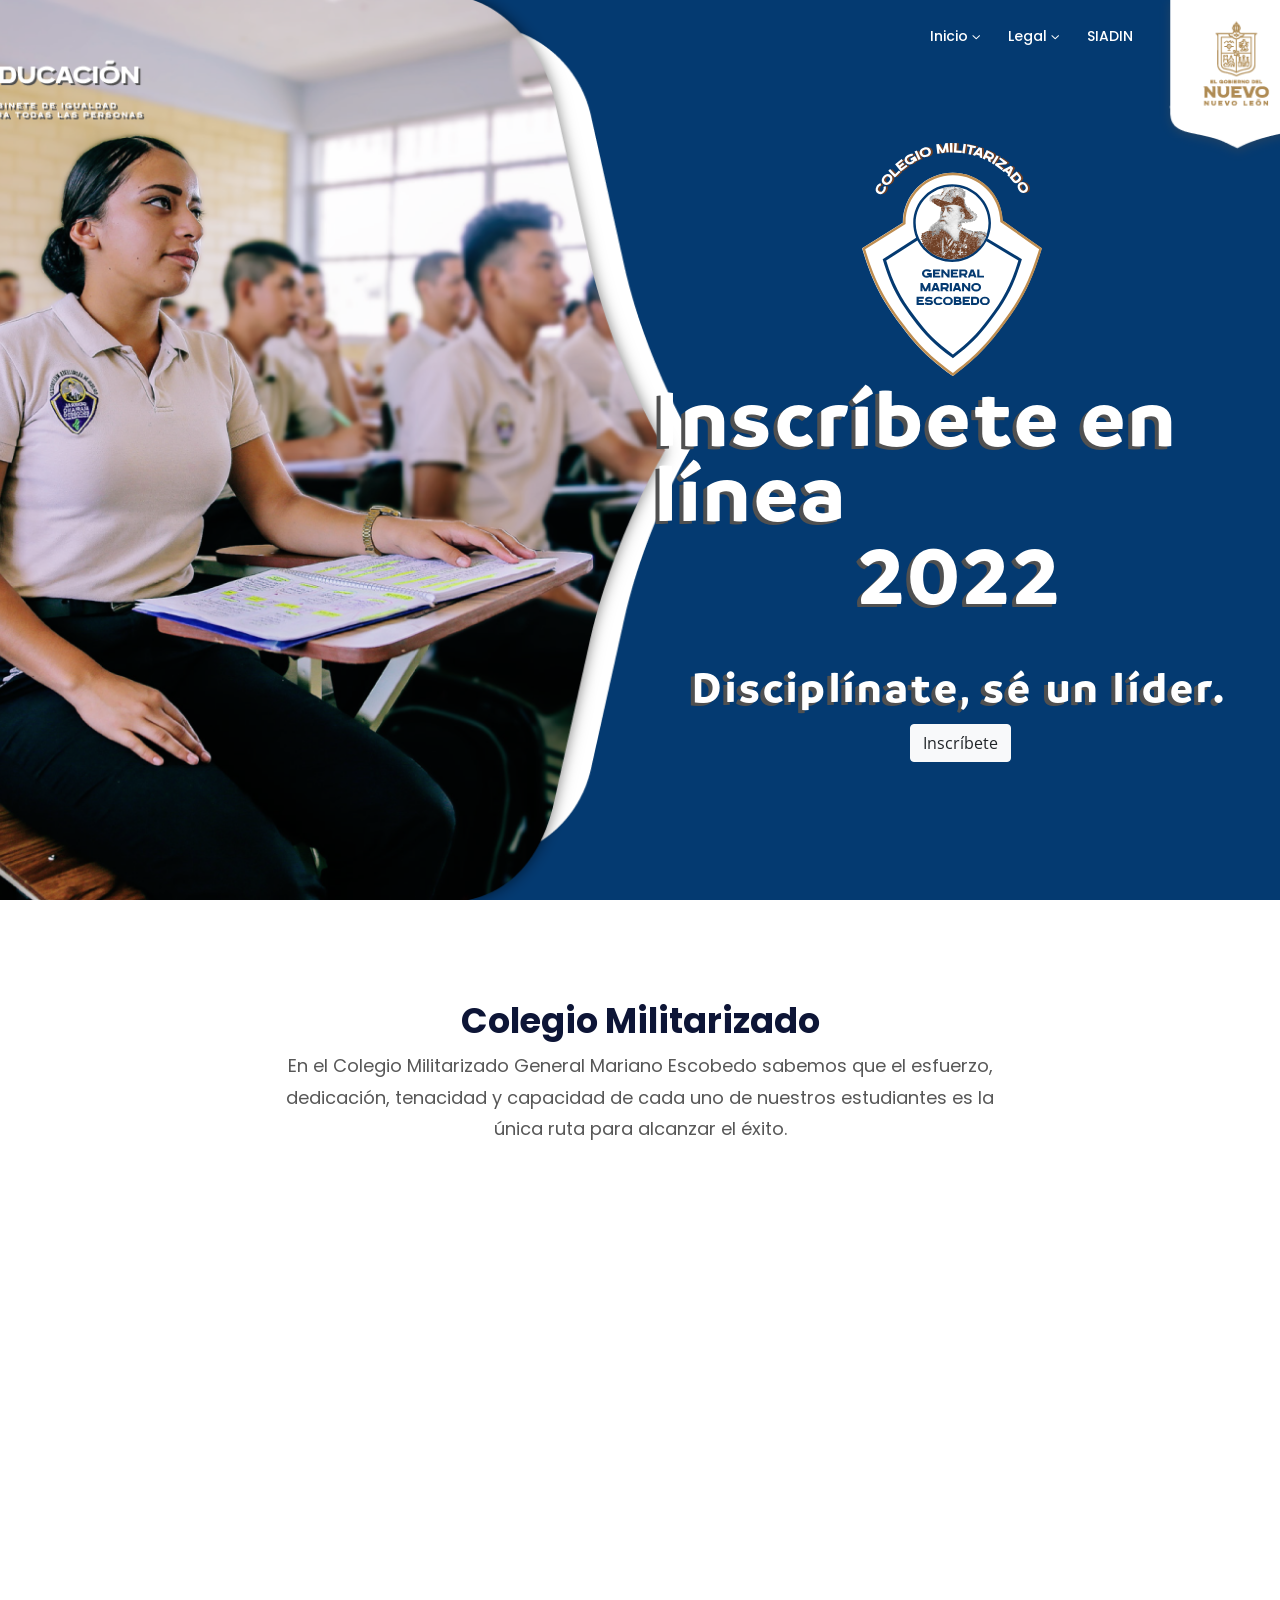
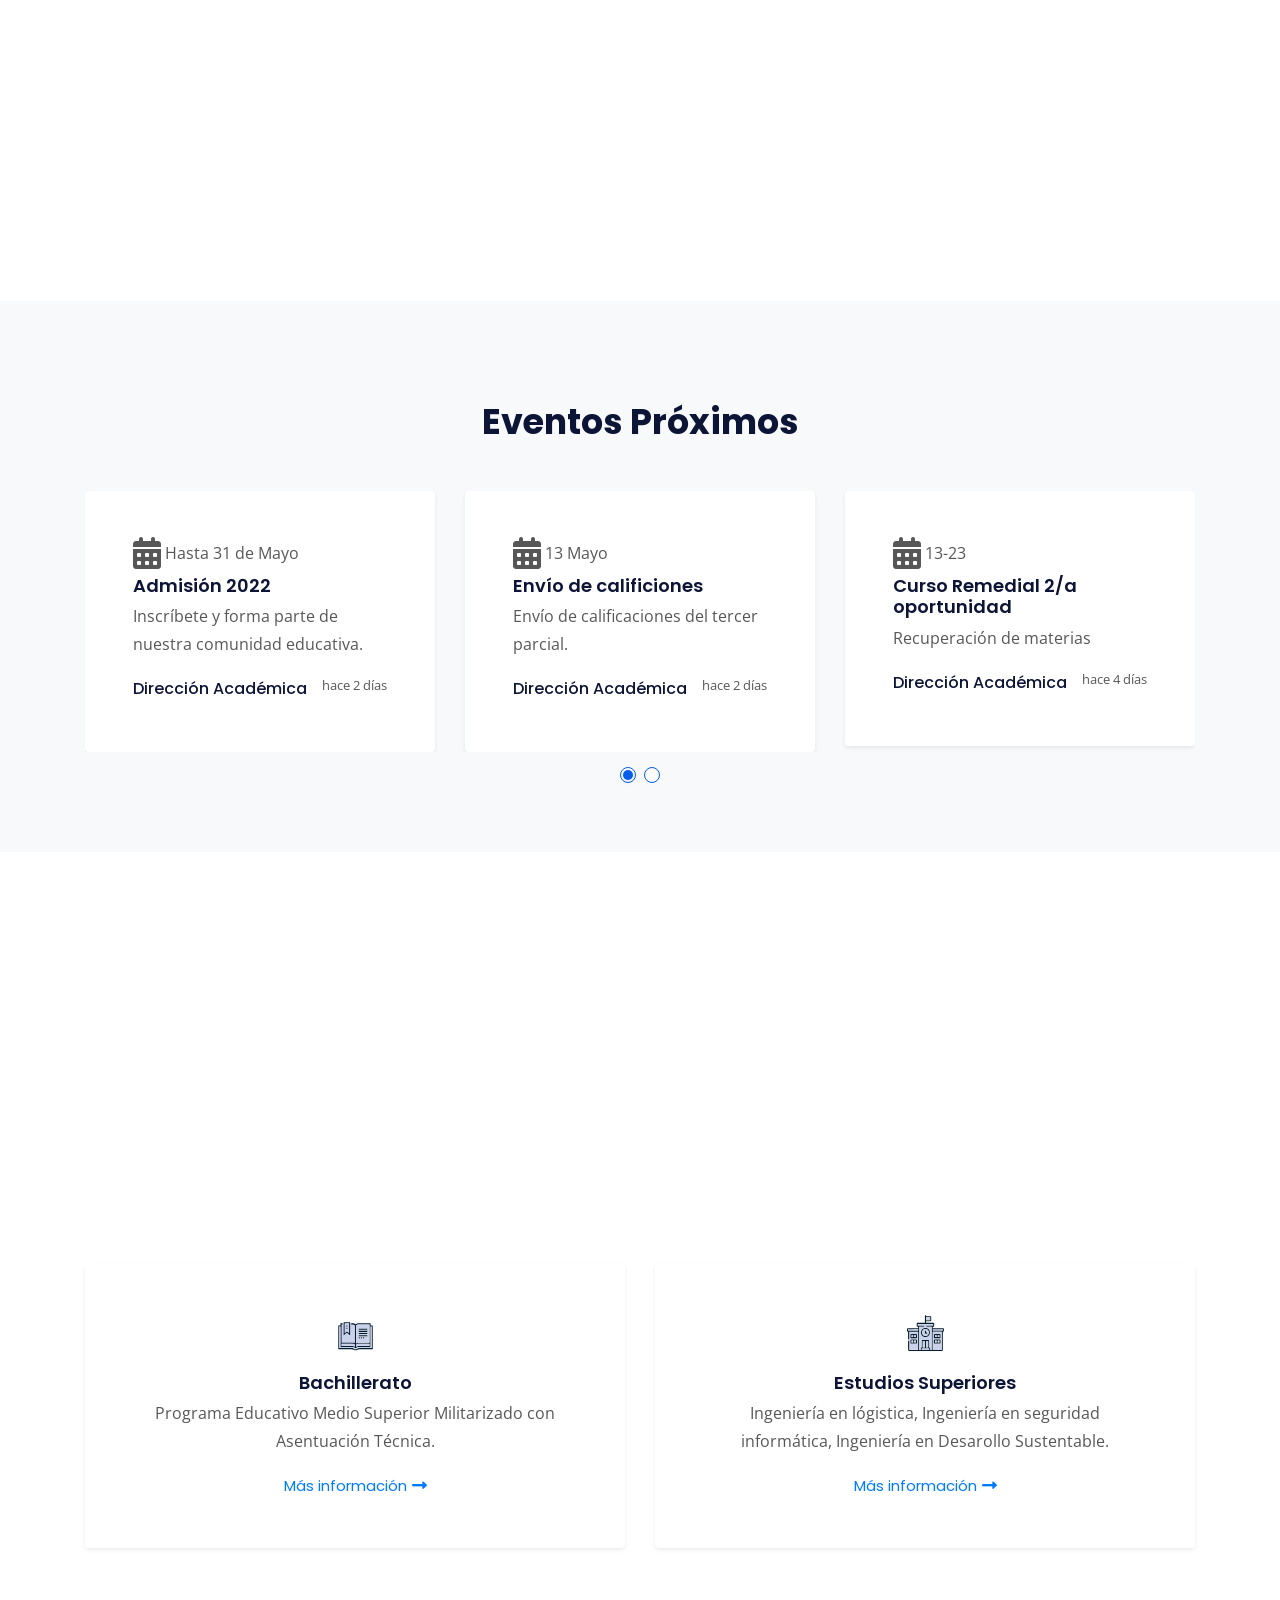
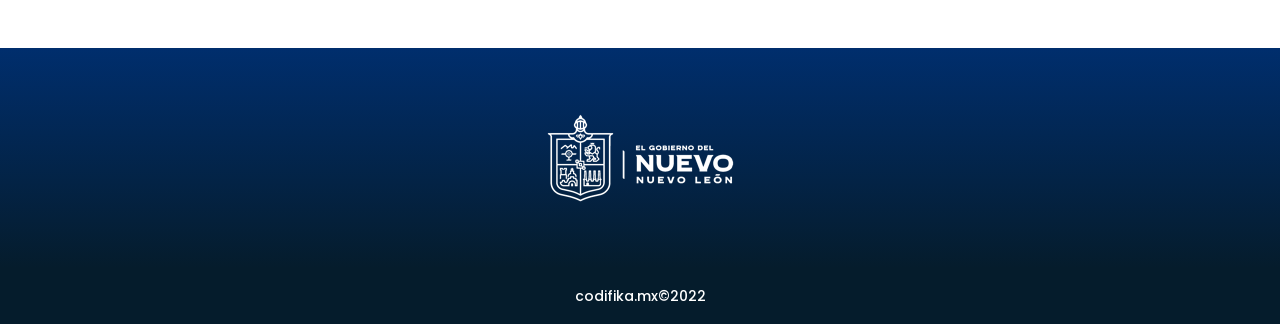
<file: index.html>
<!DOCTYPE html>
<html lang="en">

<head>
    <meta charset="utf-8">
    <meta name="viewport" content="width=device-width, initial-scale=1, shrink-to-fit=no">
    <meta http-equiv="X-UA-Compatible" content="ie=edge">

    <!-- SEO Meta description -->
    <meta name="description" content="Hostlar hosting template designed for all web hosting, business, multi purpose, domain sale websites, online business, personal hosting company and similar sites and many more.">
    <meta name="author" content="ThemeTags">

    <!-- OG Meta Tags to improve the way the post looks when you share the page on LinkedIn, Facebook, Google+ -->
    <meta property="og:site_name" content="" /> <!-- website name -->
    <meta property="og:site" content="" /> <!-- website link -->
    <meta property="og:title" content="" /> <!-- title shown in the actual shared post -->
    <meta property="og:description" content="" /> <!-- description shown in the actual shared post -->
    <meta property="og:image" content="" /> <!-- image link, make sure it's jpg -->
    <meta property="og:url" content="" /> <!-- where do you want your post to link to -->
    <meta property="og:type" content="article" />

    <!--favicon icon-->
    <link rel="icon" href="assets/img/favicon.png" type="image/png" sizes="16x16">

    <!--google fonts-->
    <link href="https://fonts.googleapis.com/css2?family=Open+Sans:wght@400;500;600&family=Poppins:wght@400;500;600;700&display=swap" rel="stylesheet">

    <!--title-->
    <title>Colegio Militarizado NL</title>

    <!--build:css-->
    <link rel="stylesheet" href="assets/css/main.css">
    <!-- endbuild -->
    <link rel="stylesheet" href="assets/css/custom.css">
</head>

<body>

    <!--loader start-->
    <div id="preloader">
        <div class="loader1">
            <span></span>
            <span></span>
            <span></span>
            <span></span>
            <span></span>
        </div>
    </div>
    <!--loader end-->
    
    <!--header section start-->
    <header id="header" class="header-main headroom">

        <!--main header menu start-->
        <div id="logoAndNav" class="main-header-menu-wrap bg-transparent">
            <div class="container">
                <nav class="js-mega-menu navbar navbar-expand-md header-nav">


                    <!--responsive toggle button start-->
                    <button type="button" class="navbar-toggler btn" aria-expanded="false" aria-controls="navBar" data-toggle="collapse" data-target="#navBar">
                        <span id="hamburgerTrigger">
                          <span class="fas fa-bars"></span>
                        </span>
                    </button>
                    <!--responsive toggle button end-->

                    <!--main menu start-->
                    <div id="navBar" class="collapse navbar-collapse">
                        <ul class="navbar-nav ml-auto main-navbar-nav mr-5">
                            
                            <!--home start-->
                            <li class="nav-item hs-has-mega-menu custom-nav-item" data-max-width="360px" data-position="right">
                                <a id="supportMegaMenu" class="nav-link custom-nav-link main-link-toggle" href="JavaScript:Void(0);" aria-haspopup="true" aria-expanded="false">Inicio</a>
                                <!--support submenu start-->
                                <div class="hs-mega-menu main-sub-menu" aria-labelledby="supportMegaMenu" style="min-width: 330px;">

                                    <!--menu title with subtitle and icon item start-->
                                    <div class="title-with-icon-item">
                                        <a class="title-with-icon-link" href="admisiones.html">
                                            <div class="media align-items-center">
                                                <img class="menu-titile-icon" src="assets/img/chat.svg" alt="SVG">
                                                <div class="media-body">
                                                    <span class="u-header__promo-title">Admisiones</span>
                                                    <small class="u-header__promo-text">Inscripción 2022
                                                    </small>
                                                </div>
                                            </div>
                                        </a>
                                    </div>
                                    <!--menu title with subtitle and icon item end-->

                                    <!--menu title with subtitle and icon item start-->
                                    <div class="title-with-icon-item">
                                        <a class="title-with-icon-link" href="#">
                                            <div class="media align-items-center">
                                                <img class="menu-titile-icon" src="assets/img/support.svg" alt="SVG">
                                                <div class="media-body">
                                                    <span class="u-header__promo-title">Oferta Educativa</span>
                                                    <small class="u-header__promo-text">Uneté a nuestra comunidad</small>
                                                </div>
                                            </div>
                                        </a>
                                    </div>
                                    <!--menu title with subtitle and icon item end-->
                                    <!--menu title with subtitle and icon item start-->
                                    <div class="title-with-icon-item">
                                        <a class="title-with-icon-link" href="planteles.html">
                                            <div class="media align-items-center">
                                                <img class="menu-titile-icon" src="assets/img/data-services.svg" alt="SVG">
                                                <div class="media-body">
                                                    <span class="u-header__promo-title">Planteles</span>
                                                    <small class="u-header__promo-text">Ubicación de planteles</small>
                                                </div>
                                            </div>
                                        </a>
                                    </div>
                                    <!--menu title with subtitle and icon item end-->
                                    <!--menu title with subtitle and icon item start-->
                                    <div class="title-with-icon-item">
                                        <a class="title-with-icon-link" href="#">
                                            <div class="media align-items-center">
                                                <img class="menu-titile-icon" src="assets/img/time.svg" alt="SVG">
                                                <div class="media-body">
                                                    <span class="u-header__promo-title">Convenios</span>
                                                    <small class="u-header__promo-text">Instituciones Externas</small>
                                                </div>
                                            </div>
                                        </a>
                                    </div>
                                    <!--menu title with subtitle and icon item end-->

                                    <!--submenu footer start-->
                                    <div class="u-header__promo-footer">
                                        <!-- List -->
                                        <div class="row no-gutters">
                                      
                                            <div class="col-6 u-header__promo-footer-ver-divider">
                                                <div class="u-header__promo-footer-item">
                                                    <small class="text-muted d-block">Tienes dudas?</small>
                                                    <a class="small" href="#">
                                                        Contactanos
                                                    </a>
                                                </div>
                                            </div>
                                        </div>
                                        <!-- End List -->
                                    </div>
                                    <!--submenu footer end-->
                                </div>
                                <!--support submenu end-->
                            </li>
                            <!--home end-->

                            <!--support start-->
                            <li class="nav-item hs-has-mega-menu custom-nav-item" data-max-width="360px" data-position="right">
                                <a id="supportMegaMenu" class="nav-link custom-nav-link main-link-toggle" href="JavaScript:Void(0);" aria-haspopup="true" aria-expanded="false">Legal</a>
                                <!--support submenu start-->
                                <div class="hs-mega-menu main-sub-menu" aria-labelledby="supportMegaMenu" style="min-width: 330px;">

                                    <!--menu title with subtitle and icon item start-->
                                    <div class="title-with-icon-item">
                                        <a class="title-with-icon-link" href="#">
                                            <div class="media align-items-center">
                                                <img class="menu-titile-icon" src="assets/img/support.svg" alt="SVG">
                                                <div class="media-body">
                                                    <span class="u-header__promo-title">Legalidad</span>
                                                    <small class="u-header__promo-text">Área Jurídica</small>
                                                </div>
                                            </div>
                                        </a>
                                    </div>
                                    <!--menu title with subtitle and icon item end-->
                                    <!--menu title with subtitle and icon item start-->
                                    <div class="title-with-icon-item">
                                        <a class="title-with-icon-link" href="#">
                                            <div class="media align-items-center">
                                                <img class="menu-titile-icon" src="assets/img/data-services.svg" alt="SVG">
                                                <div class="media-body">
                                                    <span class="u-header__promo-title">Reglamento Interior</span>
                                                    <small class="u-header__promo-text">Reglamentación y Ordenamiento</small>
                                                </div>
                                            </div>
                                        </a>
                                    </div>
                                    <!--menu title with subtitle and icon item end-->
                                    <!--menu title with subtitle and icon item start-->
                                    <div class="title-with-icon-item">
                                        <a class="title-with-icon-link" href="#">
                                            <div class="media align-items-center">
                                                <img class="menu-titile-icon" src="assets/img/time.svg" alt="SVG">
                                                <div class="media-body">
                                                    <span class="u-header__promo-title">Transparencia</span>
                                                    <small class="u-header__promo-text">Monitoring and secure</small>
                                                </div>
                                            </div>
                                        </a>
                                    </div>
                                    <!--menu title with subtitle and icon item end-->
                                    <!--menu title with subtitle and icon item start-->
                                    <div class="title-with-icon-item">
                                        <a class="title-with-icon-link" href="https://transparencia.nl.gob.mx/site/consulta?fi=MjAxNy0xLTE=&ff=MjAyMS0xLTI4&dep=Q0JN">
                                            <div class="media align-items-center">
                                                <img class="menu-titile-icon" src="assets/img/time.svg" alt="SVG">
                                                <div class="media-body">
                                                    <span class="u-header__promo-title">SIET</span>
                                                    <small class="u-header__promo-text">Sistema Estatal de Transparencia</small>
                                                </div>
                                            </div>
                                        </a>
                                    </div>
                                    <!--menu title with subtitle and icon item end-->
                                    <!--menu title with subtitle and icon item start-->
                                    <div class="title-with-icon-item">
                                        <a class="title-with-icon-link" href="https://buscador.plataformadetransparencia.org.mx/en/buscadornacional?buscador=colegio%20de%20bachilleres%20militarizado&coleccion=5">
                                            <div class="media align-items-center">
                                                <img class="menu-titile-icon" src="assets/img/time.svg" alt="SVG">
                                                <div class="media-body">
                                                    <span class="u-header__promo-title">PNT</span>
                                                    <small class="u-header__promo-text">Plataforma Nacional de Transparencia</small>
                                                </div>
                                            </div>
                                        </a>
                                    </div>
                                    <!--menu title with subtitle and icon item end-->

                                   
                                </div>
                                <!--support submenu end-->
                            </li>
                            <!--support end-->
                            <li class="nav-item hs-has-mega-menu custom-nav-item" data-max-width="360px" data-position="right">
                                <a id="supportMegaMenu" class="nav-link custom-nav-link " href="siadin.html" aria-haspopup="true" aria-expanded="false">SIADIN</a>
                            </li>
                            </nav>          
            </div>
        </div>
        <!--main header menu end-->
    </header>
    <!--header section end-->
    

    <div class="main">

        <section class="ptb-100 height-lg-100vh d-flex align-items-center" style="background: url('assets/img/colegio_militarizado.png')no-repeat center top / cover">
            <div class="container-fluid">
                <div class="row">
                    <div class="col-6 d-flex justify-content-center align-items-center"></div>
                    <div class="col-6">
                    <!--logo start-->
                    <!--logo end-->
                        <div class="hero-content-wrap text-primary d-flex flex-column justify-content-right align-items-center">
                            <a class="navbar-brand" href="index.html"><img src="assets/img/logo.svg" width="180" alt="logo" class="img-fluid pl-40"/></a>
                            <h1 class="text-white" style="color: #FFF;font-weight: 700;font: bold 5.2rem Branding, Serif;text-shadow: -4px 3px 0 #505050;line-height:90%;letter-spacing:0.2rem;">Inscríbete en línea</h1>
                            <h1 class="text-white" style="color: #FFF;font-weight: 700;font: bold 5.2rem Branding, Serif;text-shadow: -4px 3px 0 #505050;line-height:90%;letter-spacing:0.2rem;"><span style="color: #FFF;margin: 0 auto;text-align: left;font-weight: 700;font: bold 5.2rem Branding, Serif;color:#FFFFFF;line-height:90%;letter-spacing:0.2rem;">2022</span></h1>
                            <h1 class="text-white mt-5" style="color: #FFF;font-weight: 700;font: bold 2.7rem Branding, Serif;text-shadow: -4px 3px 0 #505050;line-height:90%;letter-spacing:0.2rem;">Disciplínate, sé un líder.</h1>
                            <a href="admisiones.html" class="btn btn-light mt-2">Inscríbete</a>
                        </div>
                    </div>
                </div>
            </div>
        </section>
    </div>
<!--promo-section feature section start-->
<section class="promo-feature ptb-100 bg-white">
    <div class="container">
        <div class="row justify-content-center">
            <div class="col-md-9 col-lg-8">
                <div class="section-heading text-center mb-5">
                    <h2>Colegio Militarizado</h2>
                    <p class="lead">
                        En el Colegio Militarizado General Mariano Escobedo sabemos que el esfuerzo, dedicación, tenacidad y capacidad de cada uno de nuestros estudiantes es la única ruta para alcanzar el éxito.
                    </p>
                </div>
            </div>
        </div>

    </div>
</section>
<!--promo-section feature section end-->    
<iframe src="https://snazzymaps.com/embed/381654" width="100%" height="600px" style="border:none;"></iframe>
<!--testimonial and review section start-->
<section class="client-review-section ptb-100 gray-light-bg">
    <div class="container">
        <div class="row justify-content-center">
            <div class="col-md-9 col-lg-8">
                <div class="section-heading text-center mb-5">
                    <h2>Eventos Próximos</h2>
                </div>
            </div>
        </div>
        <div class="row">
            <div class="col-md-12 col-lg-12">
                <div class="owl-carousel owl-theme client-testimonial custom-dot dot-bottom-center">
                    <div class="item">
                        <div class="single-testimonial white-bg shadow-sm rounded p-5">
                            <ul class="list-inline mb-2">
                                <span class="fa-solid fa-calendar-days fa-2xl"></span>
                                <li class="list-inline-item"><span>Hasta 31 de Mayo</span></li>
                            </ul>
                            <div class="ratting-content">
                                <h5>Admisión 2022</h5>
                                <p>Inscríbete y forma parte de nuestra comunidad educativa.</p>
                            </div>
                            <div class="ratting-author mt-3">
                                <h6>Dirección Académica</h6>
                                <small class="text-right">hace 2 días</small>
                            </div>
                        </div>
                    </div>
                    <div class="item">
                        <div class="single-testimonial white-bg shadow-sm rounded p-5">
                            <ul class="list-inline mb-2">
                                <span class="fa-solid fa-calendar-days fa-2xl"></span>
                                <li class="list-inline-item"><span>13 Mayo</span></li>
                            </ul>
                            <div class="ratting-content">
                                <h5>Envío de calificiones</h5>
                                <p>Envío de calificaciones del tercer parcial.</p>
                            </div>
                            <div class="ratting-author mt-3">
                                <h6>Dirección Académica</h6>
                                <small class="text-right">hace 2 días</small>
                            </div>
                        </div>
                    </div>
                    <div class="item">
                        <div class="single-testimonial white-bg shadow-sm rounded p-5">
                            <ul class="list-inline mb-2">
                                <span class="fa-solid fa-calendar-days fa-2xl"></span>
                                <li class="list-inline-item"><span>13-23</span></li>
                            </ul>
                            <div class="ratting-content">
                                <h5>Curso Remedial 2/a oportunidad</h5>
                                <p>Recuperación de materias</p>
                            </div>
                            <div class="ratting-author mt-3">
                                <h6>Dirección Académica</h6>
                                <small class="text-right">hace 4 días</small>
                            </div>
                        </div>
                    </div>
                    <div class="item">
                        <div class="single-testimonial white-bg shadow-sm rounded p-5">
                            <ul class="list-inline mb-2">
                                <span class="fa-solid fa-calendar-days fa-2xl"></span>
                                <li class="list-inline-item"><span>21 de Marzo</span></li>
                            </ul>
                            <div class="ratting-content">
                                <h5>Entrega de calificaciones</h5>
                                <p>Envío de calificaiones del segundo parcial.</p>
                            </div>
                            <div class="ratting-author mt-3">
                                <h6>Día Festivo</h6>
                                <small class="text-right">hace 2 días</small>
                            </div>
                        </div>
                    </div>

                </div>
            </div>
        </div>
    </div>
</section>
<!--testimonial and review section end-->    

<!--promo-section section start-->
 <section class="feature-promo-seciton ptb-100 bg-1">
    <div class="container">
        <div class="row justify-content-center">
            <div class="col-md-9 col-lg-8">
                <div class="section-heading text-center mb-5 mb-sm-5 mb-md-3 mb-lg-3">
                    <h2 class="text-white">Oferta Educativa</h2>
                    <p class="lead text-white">Para nosotros, una educación de calidad no va ligada al costo monetario, sino al esfuerzo mental y físico que el alumno esté dispuesto a realizar;  la Beca Mariano Escobedo se otorga a cada uno de nuestros estudiantes e incluye: educación de calidad, alimentación y uniformes sin costo.
                        Con el éxito de nuestro programa de formación nos hemos expandido a lo largo de Nuevo León  en tan sólo cinco años con la apertura de 11 planteles de bachillerato tecnológico y una División de Estudios Superiores con tres ingenierías.</p>
                </div>
            </div>
        </div>
        <div class="row">

            <div class="col-md-6 col-lg-6">
                <div class="single-service-plane text-center rounded white-bg shadow-sm p-5 mt-md-4 mt-lg-4">
                    <img src="assets/img/bachillerato.svg" alt="shared hosting" class="img-fluid mb-3" width="45">
                    <div class="service-plane-content">
                        <h3 class="h5">Bachillerato</h3>
                        <p>Programa Educativo Medio Superior Militarizado con Asentuación Técnica.</p>
                    </div>
                    <div class="action-wrap mt-3">
                        <a href="bachillerato.html" class="btn-link">Más información<span class="fas fa-long-arrow-alt-right"></span></a>
                    </div>
                </div>
            </div>
            
            <div class="col-md-6 col-lg-6">
                <div class="single-service-plane text-center rounded white-bg shadow-sm p-5 mt-md-4 mt-lg-4">
                    <img src="assets/img/superiores.svg" alt="shared hosting" class="img-fluid mb-3" width="45">
                    <div class="service-plane-content">
                        <h3 class="h5">Estudios Superiores</h3>
                        <p>Ingeniería en lógistica, Ingeniería en seguridad informática, Ingeniería en Desarollo Sustentable.</p>
                    </div>
                    <div class="action-wrap mt-3">
                        <a href="#" class="btn-link">Más información<span class="fas fa-long-arrow-alt-right"></span></a>
                    </div>
                </div>
            </div>
        </div>
    </div>
</section>
<!--promo-section section end-->

    <!--footer section start-->
    <footer class="footer-section">
        <!--footer top start-->
        <div class="footer-top footer-color">
            <div class="container">
                <div class="row">
                    <div class="col-md-12 d-flex justify-content-center">
                        <img src="assets\img\logo-nl.png" alt="">
                    </div>
                </div>
            </div>
        </div>
        <!--footer top end-->

        <!--footer copyright start-->
        <div class="footer-bottom py-3 text-white footer-bottom-color">
            <div class="container">
                <div class="row align-items-center justify-content-center">
                    <div class="col-12 d-flex justify-content-center">
                        <p class="copyright-text pb-0 mb-0">codifika.mx©2022<a href="https://themeforest.net/user/themetags" target="_blank"></a></p>
                    </div>
                </div>
            </div>
        </div>
        <!--footer copyright end-->
    </footer>
    <!--footer section end-->
    
    <!--bottom to top button start-->
    <button class="scroll-top scroll-to-target" data-target="html">
        <span class="ti-rocket"></span>
    </button>
    <!--bottom to top button end-->
    <!--build:js-->
    <script src="assets/js/vendors/jquery-3.5.1.min.js"></script>
    <script src="assets/js/vendors/bootstrap.bundle.min.js"></script>
    <script src="assets/js/vendors/bootstrap-slider.min.js"></script>
    <script src="assets/js/vendors/jquery.countdown.min.js"></script>
    <script src="assets/js/vendors/jquery.easing.min.js"></script>
    <script src="assets/js/vendors/owl.carousel.min.js"></script>
    <script src="assets/js/vendors/validator.min.js"></script>
    <script src="assets/js/vendors/jquery.waypoints.min.js"></script>
    <script src="assets/js/vendors/jquery.rcounterup.js"></script>
    <script src="assets/js/vendors/magnific-popup.min.js"></script>
    <script src="assets/js/vendors/hs.megamenu.js"></script>
    <script src="assets/js/app.js"></script>
    <!--endbuild-->
</body>

</html>
</file>
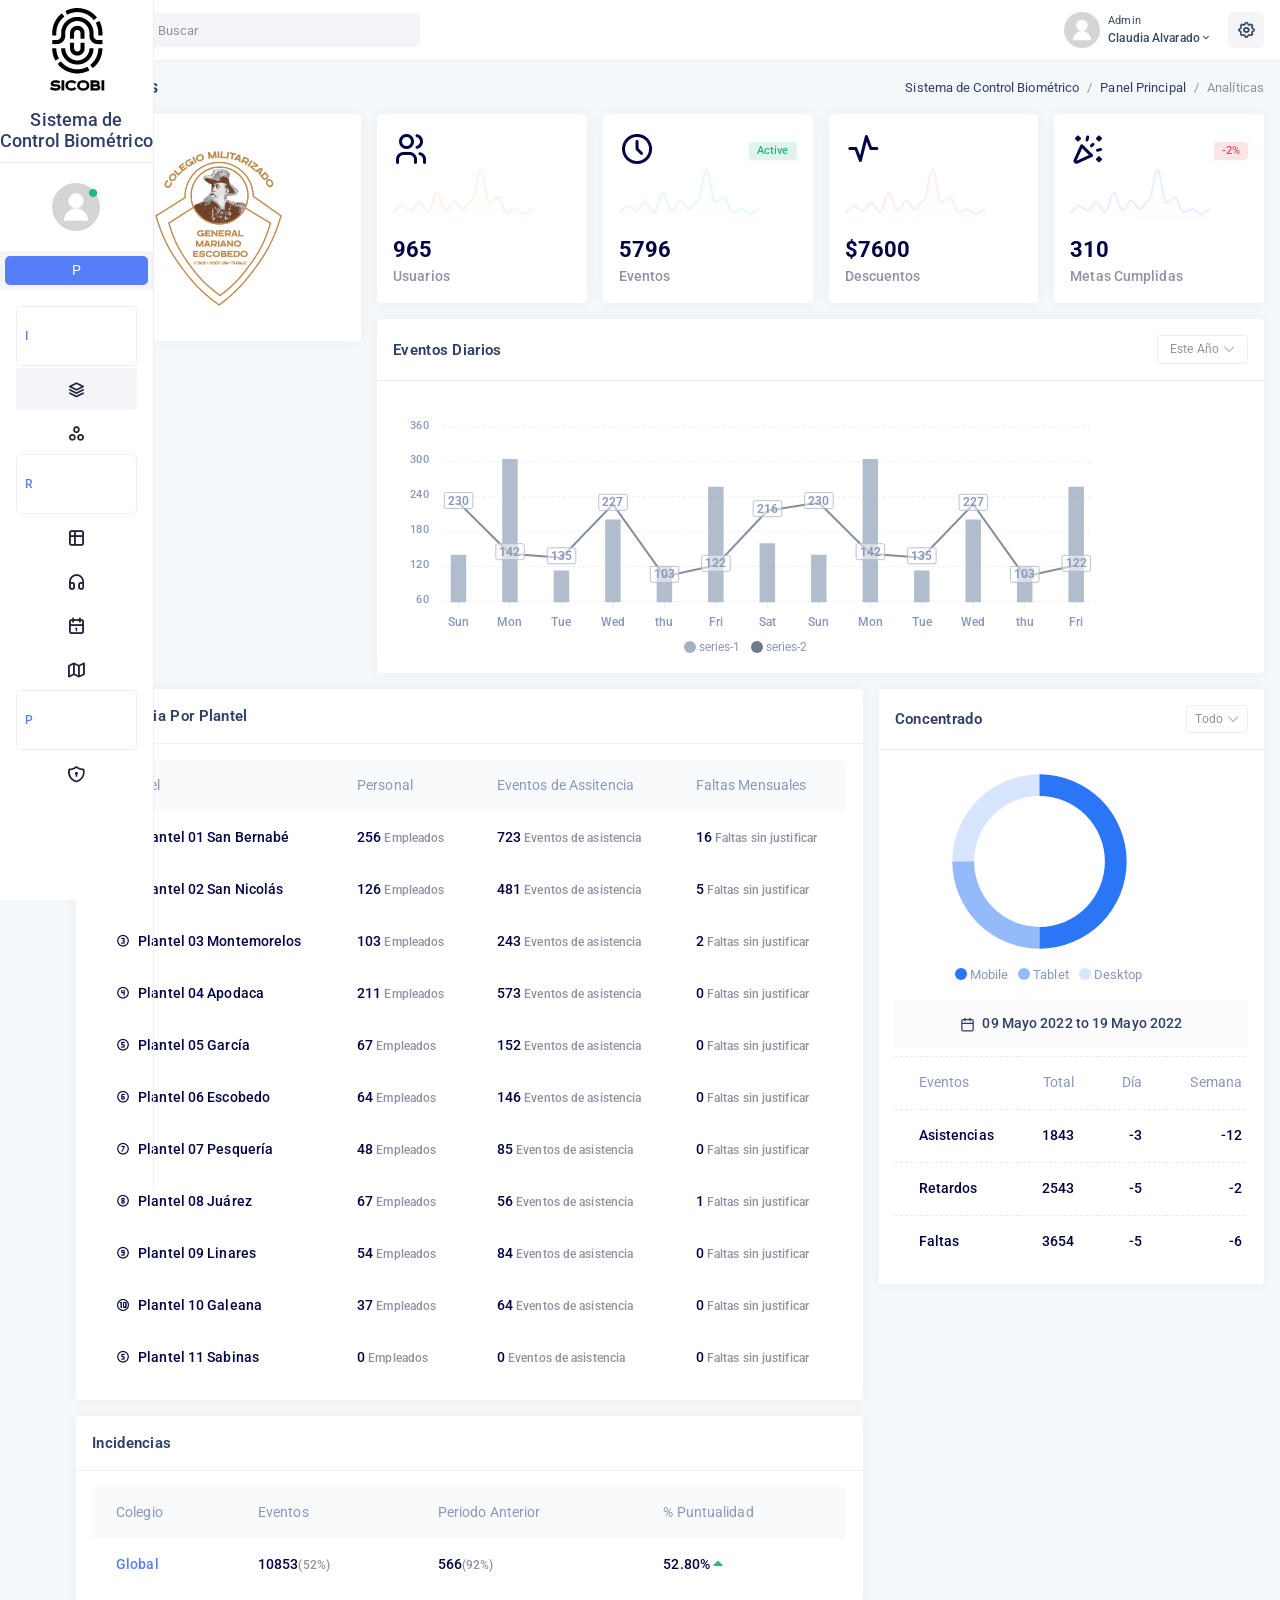
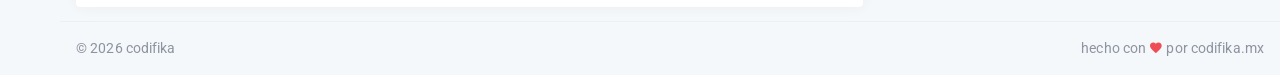
<file: sicobi/index.html>
<!DOCTYPE html>
<html lang="en">
    <head>
        <!-- <meta charset="utf-8" />
        <title> | Hyper - Responsive Bootstrap 5 Admin Dashboard</title>
        <meta name="viewport" content="width=device-width, initial-scale=1.0">
        <meta content="A fully featured admin theme which can be used to build CRM, CMS, etc." name="description" />
        <meta content="Coderthemes" name="author" />
        App favicon
        <link rel="shortcut icon" href="assets/images/favicon.ico"> -->

        <meta charset="utf-8" />
                <title>Sistema de Control Biométrico</title>
                <meta name="viewport" content="width=device-width, initial-scale=1, shrink-to-fit=no">
                <meta content="Premium Multipurpose Admin & Dashboard Template" name="description" />
                <meta content="" name="author" />
                <meta http-equiv="X-UA-Compatible" content="IE=edge" />

                <!-- App favicon -->
                <link rel="shortcut icon" href="assets/images/favicon.ico">

       

         <!-- App css -->
         <link href="assets/css/bootstrap.min.css" rel="stylesheet" type="text/css" />
         <link href="assets/css/icons.min.css" rel="stylesheet" type="text/css" />
         <link href="assets/css/app.min.css" rel="stylesheet" type="text/css" />

    </head>

    <body id="body" class="light-sidebar">
        <!-- leftbar-tab-menu -->
        <div class="left-sidebar">
            <!-- LOGO -->
            <div class="brand">
                <a href="index.html" class="logo">
                    <span>
                        <img src="assets/images/logo-sm.png" alt="logo-small" class="logo-md">
                    </span>
                    <!-- <span>
                        <img src="assets/images/logo.png" alt="logo-large" class="logo-lg logo-light">
                        <img src="assets/images/logo-dark.png" alt="logo-large" class="logo-lg logo-dark">
                    </span> -->
                </a>
                <h5>Sistema de<br/>Control Biométrico</h5>
            </div>
            <div class="sidebar-user-pro media border-end">                    
                <div class="position-relative mx-auto">
                    <img src="assets/images/users/user-4.jpg" alt="user" class="rounded-circle thumb-md">
                    <span class="online-icon position-absolute end-0"><i class="mdi mdi-record text-success"></i></span>
                </div>
                <div class="media-body ms-2 user-detail align-self-center">
                    <h5 class="font-14 m-0 fw-bold">Claudia Alvarado</h5>  
                    <!-- <p class="opacity-50 mb-0">cbmclaudia.alvarado@gmail.com</p>  -->
                </div>                    
            </div>
            <div class="border-end">
                <ul class="nav nav-tabs menu-tab nav-justified" role="tablist">
                    <li class="nav-item">
                        <a class="nav-link active" data-bs-toggle="tab" href="#Main" role="tab" aria-selected="true">P<span>rincipal</span></a>
                    </li>
                </ul>
            </div>
            <!-- Tab panes -->
    
            <!--end logo-->
            <div class="menu-content h-100" data-simplebar>
                <div class="menu-body navbar-vertical">
                    <div class="collapse navbar-collapse tab-content" id="sidebarCollapse">
                        <!-- Navigation -->
                        <ul class="navbar-nav tab-pane active" id="Main" role="tabpanel">
                            <li class="menu-label mt-0 text-primary font-12 fw-semibold">I<span>ndex</span><br><span class="font-10 text-secondary fw-normal">Panel Principal</span></li>                    
                            <li class="nav-item">
                                <a class="nav-link" href="#sidebarAnalytics" data-bs-toggle="collapse" role="button"
                                    aria-expanded="false" aria-controls="sidebarAnalytics">
                                    <i class="ti ti-stack menu-icon"></i>
                                    <span>Analíticas</span>
                                </a>
                                <div class="collapse " id="sidebarAnalytics">
                                    <ul class="nav flex-column">
                                        <li class="nav-item">
                                            <a class="nav-link" href="index.html">Panel Principal</a>
                                        </li><!--end nav-item-->
                                    </ul><!--end nav-->
                                </div><!--end sidebarAnalytics-->
                            </li><!--end nav-item-->

                            <li class="nav-item">
                                <a class="nav-link" href="#sidebarProjects" data-bs-toggle="collapse" role="button"
                                    aria-expanded="false" aria-controls="sidebarProjects">
                                    <i class="ti ti-brand-asana menu-icon"></i>
                                    <span>Datos de Usuario</span>
                                </a>
                                <div class="collapse " id="sidebarProjects">
                                    <ul class="nav flex-column">
                                        <li class="nav-item">
                                            <a class="nav-link" href="projects-users.html">Directorio</a>
                                        </li><!--end nav-item-->
                                    </ul><!--end nav-->
                                </div><!--end sidebarProjects-->
                            </li><!--end nav-item-->

                            <li class="menu-label mt-0 text-primary font-12 fw-semibold">R<span>eportes</span><br><span class="font-10 text-secondary fw-normal">Generador de Reportes</span></li>
                            <li class="nav-item">
                                <a class="nav-link" href="#sidebarTables" data-bs-toggle="collapse" role="button"
                                    aria-expanded="false" aria-controls="sidebarTables">
                                    <i class="ti ti-table menu-icon"></i>
                                    <span>Planteles</span>
                                </a>
                                <div class="collapse " id="sidebarTables">
                                    <ul class="nav flex-column">
                                        <li class="nav-item">
                                            <a class="nav-link" href="tables-datatable.html">Plantel 01 San Bernabé</a>
                                        </li><!--end nav-item-->
                                        <li class="nav-item">
                                            <a class="nav-link" href="tables-datatable.html">Plantel 02 San Nicolás</a>
                                        </li><!--end nav-item-->
                                        <li class="nav-item">
                                            <a class="nav-link" href="tables-datatable.html">Plantel 03 Montemorelos</a>
                                        </li><!--end nav-item-->
                                        <li class="nav-item">
                                            <a class="nav-link" href="tables-datatable.html">Plantel 04 Apodaca</a>
                                        </li><!--end nav-item-->
                                    </ul><!--end nav-->
                                </div><!--end sidebarTables-->
                            </li><!--end nav-item-->

                            <li class="nav-item">
                                <a class="nav-link" href="apps-contact-list.html"><i class="ti ti-headphones menu-icon"></i><span>Lista de Contactos</span></a>
                            </li><!--end nav-item-->
                            <li class="nav-item">
                                <a class="nav-link" href="apps-calendar.html"><i class="ti ti-calendar menu-icon"></i><span>Calendario</span></a>
                            </li><!--end nav-item-->
                     
                            <li class="nav-item">
                                <a class="nav-link" href="#sidebarMaps" data-bs-toggle="collapse" role="button"
                                    aria-expanded="false" aria-controls="sidebarMaps">
                                    <i class="ti ti-map menu-icon"></i>
                                    <span>Ubicaciones de Planteles</span>
                                </a>
                                <div class="collapse " id="sidebarMaps">
                                    <ul class="nav flex-column">
                                        <li class="nav-item">
                                            <a class="nav-link" href="maps-google.html">Google Maps</a>
                                        </li><!--end nav-item-->
                                    </ul><!--end nav-->
                                </div><!--end sidebarMaps-->
                            </li><!--end nav-item-->

                            <li class="menu-label mt-0 text-primary font-12 fw-semibold">P<span>anel de Control</span><br><span class="font-10 text-secondary fw-normal">Superusuario</span></li>  
                         
                            <li class="nav-item">
                                <a class="nav-link" href="#sidebarAuthentication" data-bs-toggle="collapse" role="button"
                                    aria-expanded="false" aria-controls="sidebarAuthentication">
                                    <i class="ti ti-shield-lock menu-icon"></i>
                                    <span>Autentificación</span>
                                </a>
                                <div class="collapse " id="sidebarAuthentication">
                                    <ul class="nav flex-column">
                                       <li class="nav-item">
                                            <a class="nav-link" href="auth-login.html">Log in</a>
                                        </li><!--end nav-item-->
                                        <li class="nav-item">
                                            <a class="nav-link" href="auth-register.html">Registro</a>
                                        </li><!--end nav-item-->
                                        <li class="nav-item">
                                            <a class="nav-link" href="auth-recover-pw.html">Recuperación</a>
                                        </li><!--end nav-item-->
                                        <li class="nav-item">
                                            <a class="nav-link" href="auth-lock-screen.html">Bloqueo</a>
                                        </li><!--end nav-item-->
                                        <li class="nav-item">
                                            <a class="nav-link" href="auth-404.html">Error 404</a>
                                        </li><!--end nav-item-->
                                    </ul><!--end nav-->
                                </div><!--end sidebarAuthentication-->
                            </li><!--end nav-item-->
                        </ul>
                        <ul class="navbar-nav tab-pane" id="Extra" role="tabpanel">
                            <li>
                                <div class="update-msg text-center position-relative">
                                    <button type="button" class="btn-close position-absolute end-0 me-2" aria-label="Close"></button>
                                    <img src="assets/images/speaker-light.png" alt="" class="" height="110">
                                    <h5 class="mt-0">Mannat Themes</h5>
                                    <p class="mb-3">We Design and Develop Clean and High Quality Web Applications</p>
                                    <a href="javascript: void(0);" class="btn btn-outline-warning btn-sm">Upgrade your plan</a>
                                </div>
                            </li>
                        </ul><!--end navbar-nav--->
                    </div><!--end sidebarCollapse-->
                </div>
            </div>    
        </div>
        <!-- end left-sidenav-->
        <!-- end leftbar-menu-->

        <!-- Top Bar Start -->
        <!-- Top Bar Start -->
        <div class="topbar">            
            <!-- Navbar -->
            <nav class="navbar-custom" id="navbar-custom">    
                <ul class="list-unstyled topbar-nav float-end mb-0">

                    <li class="dropdown">
                        <a class="nav-link dropdown-toggle nav-user" data-bs-toggle="dropdown" href="#" role="button"
                            aria-haspopup="false" aria-expanded="false">
                            <div class="d-flex align-items-center">
                                <img src="assets/images/users/user-4.jpg" alt="profile-user" class="rounded-circle me-2 thumb-sm" />
                                <div>
                                    <small class="d-none d-md-block font-11">Admin</small>
                                    <span class="d-none d-md-block fw-semibold font-12">Claudia Alvarado<i
                                            class="mdi mdi-chevron-down"></i></span>
                                </div>
                            </div>
                        </a>
                        <div class="dropdown-menu dropdown-menu-end">
                            <a class="dropdown-item" href="#"><i class="ti ti-user font-16 me-1 align-text-bottom"></i> Profile</a>
                            <a class="dropdown-item" href="#"><i class="ti ti-settings font-16 me-1 align-text-bottom"></i> Settings</a>
                            <div class="dropdown-divider mb-0"></div>
                            <a class="dropdown-item" href="#"><i class="ti ti-power font-16 me-1 align-text-bottom"></i> Logout</a>
                        </div>
                    </li><!--end topbar-profile-->
                    <li class="notification-list">
                        <a class="nav-link arrow-none nav-icon offcanvas-btn" href="#" data-bs-toggle="offcanvas" data-bs-target="#Appearance" role="button" aria-controls="Rightbar">
                            <i class="ti ti-settings ti-spin"></i>
                        </a>
                    </li>   
                </ul><!--end topbar-nav-->

                <ul class="list-unstyled topbar-nav mb-0">                        
                    <li>
                        <button class="nav-link button-menu-mobile nav-icon" id="togglemenu">
                            <i class="ti ti-menu-2"></i>
                        </button>
                    </li> 
                    <li class="hide-phone app-search">
                        <form role="search" action="#" method="get">
                            <input type="search" name="search" class="form-control top-search mb-0" placeholder="Buscar">
                            <button type="submit"><i class="ti ti-search"></i></button>
                        </form>
                    </li>                       
                </ul>
            </nav>
            <!-- end navbar-->
        </div>
        <!-- Top Bar End -->
        <!-- Top Bar End -->

        <div class="page-wrapper">

            <!-- Page Content-->
            <div class="page-content-tab">

                <div class="container-fluid">
                    <!-- Page-Title -->
                    <div class="row">
                        <div class="col-sm-12">
                            <div class="page-title-box">
                                <div class="float-end">
                                    <ol class="breadcrumb">
                                        <li class="breadcrumb-item"><a href="#">Sistema de Control Biométrico</a>
                                        </li><!--end nav-item-->
                                        <li class="breadcrumb-item"><a href="#">Panel Principal</a>
                                        </li><!--end nav-item-->
                                        <li class="breadcrumb-item active">Analíticas</li>
                                    </ol>
                                </div>
                                <h4 class="page-title">Analiticas</h4>
                            </div><!--end page-title-box-->
                        </div><!--end col-->
                    </div>
                    <!-- end page title end breadcrumb -->
                    
                    <div class="row">
                        <div class="col-md-6 col-lg-3">
                            <div class="card overflow-hidden">
                                <div class="card-body">
                                    <div class="pt-3">
                                        <!-- <h3 class="text-dark text-center font-24 fw-bold line-height-lg">Sistema de Control Biométrico -->
                                        <!-- <div class="text-center text-muted font-16 fw-bold pt-3 pb-1">Control de asistencia de personal docente y administrativo</div> -->
                                        <img src="assets/images/small/business.png" alt="" class="img-fluid px-3 mb-2">
                                    </div>
                                </div><!--end card-body--> 
                            </div><!--end card-->                            
                        </div> <!--end col-->
                        <div class="col-lg-9">
                            <div class="row justify-content-center"> 
                                <div class="col-lg-3">
                                    <div class="card overflow-hidden">
                                        <div class="card-body">
                                            <div class="row d-flex">
                                                <div class="col-3">
                                                    <i class="ti ti-users font-36 align-self-center text-dark"></i>
                                                </div><!--end col-->
                                                <div class="col-12 ms-auto align-self-center">
                                                    <div id="dash_spark_1" class="mb-3"></div>
                                                </div><!--end col-->
                                                <div class="col-12 ms-auto align-self-center">
                                                    <h3 class="text-dark my-0 font-22 fw-bold">965</h3>
                                                    <p class="text-muted mb-0 fw-semibold">Usuarios</p>
                                                </div><!--end col-->
                                            </div><!--end row-->
                                        </div><!--end card-body--> 
                                    </div><!--end card-->                                     
                                </div> <!--end col--> 
                                <div class="col-lg-3">
                                    <div class="card overflow-hidden">
                                        <div class="card-body">
                                            <div class="row d-flex">
                                                <div class="col-3">
                                                    <i class="ti ti-clock font-36 align-self-center text-dark"></i>
                                                </div><!--end col-->
                                                <div class="col-auto ms-auto align-self-center">
                                                    <span class="badge badge-soft-success px-2 py-1 font-11">Active</span>
                                                </div><!--end col-->
                                                <div class="col-12 ms-auto align-self-center">
                                                    <div id="dash_spark_2" class="mb-3"></div>
                                                </div><!--end col-->
                                                <div class="col-12 ms-auto align-self-center">
                                                    <h3 class="text-dark my-0 font-22 fw-bold">5796</h3>
                                                    <p class="text-muted mb-0 fw-semibold">Eventos</p>
                                                </div><!--end col-->
                                            </div><!--end row-->
                                        </div><!--end card-body--> 
                                    </div><!--end card-->                                     
                                </div> <!--end col--> 
                                <div class="col-lg-3">
                                    <div class="card overflow-hidden">
                                        <div class="card-body">
                                            <div class="row d-flex">
                                                <div class="col-3">
                                                    <i class="ti ti-activity font-36 align-self-center text-dark"></i>
                                                </div><!--end col-->
                                                <div class="col-12 ms-auto align-self-center">
                                                    <div id="dash_spark_3" class="mb-3"></div>
                                                </div><!--end col-->
                                                <div class="col-12 ms-auto align-self-center">
                                                    <h3 class="text-dark my-0 font-22 fw-bold">$7600</h3>
                                                    <p class="text-muted mb-0 fw-semibold">Descuentos</p>
                                                </div><!--end col-->
                                            </div><!--end row-->
                                        </div><!--end card-body--> 
                                    </div><!--end card-->                                     
                                </div> <!--end col--> 
                                
                                <div class="col-lg-3">
                                    <div class="card overflow-hidden">
                                        <div class="card-body">
                                            <div class="row d-flex">
                                                <div class="col-3">
                                                    <i class="ti ti-confetti font-36 align-self-center text-dark"></i>
                                                </div><!--end col-->
                                                <div class="col-auto ms-auto align-self-center">
                                                    <span class="badge badge-soft-danger px-2 py-1 font-11">-2%</span>
                                                </div><!--end col-->
                                                <div class="col-12 ms-auto align-self-center">
                                                    <div id="dash_spark_4" class="mb-3"></div>
                                                </div><!--end col-->
                                                <div class="col-12 ms-auto align-self-center">
                                                    <h3 class="text-dark my-0 font-22 fw-bold">310</h3>
                                                    <p class="text-muted mb-0 fw-semibold">Metas Cumplidas</p>
                                                </div><!--end col-->
                                            </div><!--end row-->
                                        </div><!--end card-body--> 
                                    </div><!--end card-->                                     
                                </div> <!--end col-->                                                                   
                            </div><!--end row-->
                            <div class="row">
                                <div class="col-12">
                                    <div class="card">
                                        <div class="card-header">
                                            <div class="row align-items-center">
                                                <div class="col">                      
                                                    <h4 class="card-title">Eventos Diarios</h4>                      
                                                </div><!--end col-->
                                                <div class="col-auto"> 
                                                    <div class="dropdown">
                                                        <a href="#" class="btn btn-sm btn-outline-light dropdown-toggle dropdown-toggle-split" data-bs-toggle="dropdown" aria-haspopup="true" aria-expanded="false">
                                                           Este Año<i class="las la-angle-down ms-1"></i>
                                                        </a>
                                                        <div class="dropdown-menu">
                                                            <a class="dropdown-item" href="#">Hoy</a>
                                                            <a class="dropdown-item" href="#">Semana Actual</a>
                                                            <a class="dropdown-item" href="#">Semana Pasada</a>
                                                            <a class="dropdown-item" href="#">Mes Actual</a>
                                                        </div>
                                                    </div>               
                                                </div><!--end col-->
                                            </div>  <!--end row-->                                  
                                        </div><!--end card-header-->
                                        <div class="card-body">
                                            <div class="">
                                                <div id="ana_dash_1" class="apex-charts"></div>
                                            </div> 
                                        </div><!--end card-body--> 
                                    </div><!--end card-->
                                </div>
                            </div> 
                        </div><!--end col-->                        
                    </div><!--end row-->

                    <div class="row">
                        <div class="col-lg-8">
                            <div class="card">
                                <div class="card-header">
                                    <div class="row align-items-center">
                                        <div class="col">                      
                                            <h4 class="card-title">Asistencia por Plantel</h4>                      
                                        </div><!--end col-->                                        
                                    </div>  <!--end row-->                                  
                                </div><!--end card-header-->
                                <div class="card-body">
                                    <div class="table-responsive browser_users">
                                        <table class="table table-hover mb-0">
                                            <thead class="thead-light">
                                                <tr>
                                                    <th class="border-top-0">Plantel</th>
                                                    <th class="border-top-0">Personal</th>
                                                    <th class="border-top-0">Eventos de Assitencia</th>
                                                    <th class="border-top-0">Faltas Mensuales</th>
                                                </tr><!--end tr-->
                                            </thead>
                                            <tbody>
                                                <tr>  
                                                    <td><i class="mdi mdi-numeric-1-circle-outline me-2"></i>Plantel 01 San Bernabé</td> 
                                                    <td>256<small class="text-muted"> Empleados</small></td>                                   
                                                    <td>723<small class="text-muted"> Eventos de asistencia</small></td>
                                                    <td>16<small class="text-muted"> Faltas sin justificar</small></td>
                                                </tr><!--end tr-->     
                                                <tr>  
                                                    <td><i class="mdi mdi-numeric-2-circle-outline me-2"></i>Plantel 02 San Nicolás</td> 
                                                    <td>126<small class="text-muted"> Empleados</small></td>                                   
                                                    <td>481<small class="text-muted"> Eventos de asistencia</small></td>
                                                    <td>5<small class="text-muted"> Faltas sin justificar</small></td>
                                                </tr><!--end tr-->     
                                                <tr>  
                                                    <td><i class="mdi mdi-numeric-3-circle-outline me-2"></i>Plantel 03 Montemorelos</td> 
                                                    <td>103<small class="text-muted"> Empleados</small></td>                                   
                                                    <td>243<small class="text-muted"> Eventos de asistencia</small></td>
                                                    <td>2<small class="text-muted"> Faltas sin justificar</small></td>
                                                </tr><!--end tr-->     
                                                <tr>  
                                                    <td><i class="mdi mdi-numeric-4-circle-outline me-2"></i>Plantel 04 Apodaca</td> 
                                                    <td>211<small class="text-muted"> Empleados</small></td>                                   
                                                    <td>573<small class="text-muted"> Eventos de asistencia</small></td>
                                                    <td>0<small class="text-muted"> Faltas sin justificar</small></td>
                                                </tr><!--end tr-->     
                                                <tr>  
                                                    <td><i class="mdi mdi-numeric-5-circle-outline me-2"></i>Plantel 05 García</td> 
                                                    <td>67<small class="text-muted"> Empleados</small></td>                                   
                                                    <td>152<small class="text-muted"> Eventos de asistencia</small></td>
                                                    <td>0<small class="text-muted"> Faltas sin justificar</small></td>
                                                </tr><!--end tr-->     
                                                <tr>  
                                                    <td><i class="mdi mdi-numeric-6-circle-outline me-2"></i>Plantel 06 Escobedo</td> 
                                                    <td>64<small class="text-muted"> Empleados</small></td>                                   
                                                    <td>146<small class="text-muted"> Eventos de asistencia</small></td>
                                                    <td>0<small class="text-muted"> Faltas sin justificar</small></td>
                                                </tr><!--end tr-->     
                                                <tr>  
                                                    <td><i class="mdi mdi-numeric-7-circle-outline me-2"></i>Plantel 07 Pesquería</td> 
                                                    <td>48<small class="text-muted"> Empleados</small></td>                                   
                                                    <td>85<small class="text-muted"> Eventos de asistencia</small></td>
                                                    <td>0<small class="text-muted"> Faltas sin justificar</small></td>
                                                </tr><!--end tr-->     
                                                <tr>  
                                                    <td><i class="mdi mdi-numeric-8-circle-outline me-2"></i>Plantel 08 Juárez</td> 
                                                    <td>67<small class="text-muted"> Empleados</small></td>                                   
                                                    <td>56<small class="text-muted"> Eventos de asistencia</small></td>
                                                    <td>1<small class="text-muted"> Faltas sin justificar</small></td>
                                                </tr><!--end tr-->     
                                                <tr>  
                                                    <td><i class="mdi mdi-numeric-9-circle-outline me-2"></i>Plantel 09 Linares</td> 
                                                    <td>54<small class="text-muted"> Empleados</small></td>                                   
                                                    <td>84<small class="text-muted"> Eventos de asistencia</small></td>
                                                    <td>0<small class="text-muted"> Faltas sin justificar</small></td>
                                                </tr><!--end tr-->     
                                                <tr>  
                                                    <td><i class="mdi mdi-numeric-10-circle-outline me-2"></i>Plantel 10 Galeana</td> 
                                                    <td>37<small class="text-muted"> Empleados</small></td>                                   
                                                    <td>64<small class="text-muted"> Eventos de asistencia</small></td>
                                                    <td>0<small class="text-muted"> Faltas sin justificar</small></td>
                                                </tr><!--end tr-->     
                                                <tr>  
                                                    <td><i class="mdi mdi-alpha-s-circle-outline me-2"></i>Plantel 11 Sabinas</td> 
                                                    <td>0<small class="text-muted"> Empleados</small></td>                                   
                                                    <td>0<small class="text-muted"> Eventos de asistencia</small></td>
                                                    <td>0<small class="text-muted"> Faltas sin justificar</small></td>
                                                </tr><!--end tr-->     
                                                    
                                            </tbody>
                                        </table> <!--end table-->                                               
                                    </div><!--end /div--> 
                                </div><!--end card-body--> 
                            </div><!--end card--> 
                            <div class="card">
                                <div class="card-header">
                                    <div class="row align-items-center">
                                        <div class="col">                      
                                            <h4 class="card-title">Incidencias</h4>                      
                                        </div><!--end col-->                                        
                                    </div>  <!--end row-->                                  
                                </div><!--end card-header-->
                                <div class="card-body">
                                    <div class="table-responsive browser_users">
                                        <table class="table mb-0">
                                            <thead class="thead-light">
                                                <tr>
                                                    <th class="border-top-0">Colegio</th>
                                                    <th class="border-top-0">Eventos</th>
                                                    <th class="border-top-0">Periodo Anterior</th>
                                                    <th class="border-top-0">% Puntualidad</th>
                                                </tr><!--end tr-->
                                            </thead>
                                            <tbody>
                                                <tr>                                                        
                                                    <td><a href="" class="text-primary">Global</a></td>
                                                    <td>10853<small class="text-muted">(52%)</small></td>
                                                    <td>566<small class="text-muted">(92%)</small></td>
                                                    <td> 52.80% <i class="fas fa-caret-up text-success font-16"></i></td>
                                                </tr><!--end tr-->     
                                               
                                            </tbody>
                                        </table> <!--end table-->                                               
                                    </div><!--end /div-->
                                </div><!--end card-body--> 
                            </div><!--end card--> 
                        </div> <!--end col--> 
                        <div class="col-lg-4">
                            <div class="card">
                                <div class="card-header">
                                    <div class="row align-items-center">
                                        <div class="col">                      
                                            <h4 class="card-title">Concentrado</h4>                      
                                        </div><!--end col-->
                                        <div class="col-auto"> 
                                            <div class="dropdown">
                                                <a href="#" class="btn btn-sm btn-outline-light dropdown-toggle" data-bs-toggle="dropdown" aria-haspopup="true" aria-expanded="false">
                                                   Todo<i class="las la-angle-down ms-1"></i>
                                                </a>
                                                <div class="dropdown-menu dropdown-menu-end">
                                                    <a class="dropdown-item" href="#">Plantel 01 San Bernabé</a>
                                                    <a class="dropdown-item" href="#">Plantel 02 San Nicolás</a>
                                                    <a class="dropdown-item" href="#">Plantel 03 Montemorelos</a>
                                                    <a class="dropdown-item" href="#">Plantel 04 Apodaca</a>
                                                    <a class="dropdown-item" href="#">Plantel 05 García</a>
                                                    <a class="dropdown-item" href="#">Plantel 06 Escobedo</a>
                                                    <a class="dropdown-item" href="#">Plantel 07 Pesquería</a>
                                                    <a class="dropdown-item" href="#">Plantel 08 Juárez</a>
                                                    <a class="dropdown-item" href="#">Plantel 09 Linares</a>
                                                    <a class="dropdown-item" href="#">Plantel 10 Galeana</a>
                                                    <a class="dropdown-item" href="#">Plantel 11 Sabinas</a>
                                                </div>
                                            </div>         
                                        </div><!--end col-->
                                    </div>  <!--end row-->                                  
                                </div><!--end card-header-->
                                <div class="card-body">
                                    <div class="text-center">
                                        <div id="ana_device" class="apex-charts"></div>
                                        <h6 class="bg-light-alt py-3 px-2 mb-0">
                                            <i data-feather="calendar" class="align-self-center icon-xs me-1"></i>
                                            09 Mayo 2022 to 19 Mayo 2022
                                        </h6>
                                    </div>  
                                    <div class="table-responsive mt-2">
                                        <table class="table border-dashed mb-0">
                                            <thead>
                                            <tr>
                                                <th>Eventos</th>
                                                <th class="text-end">Total</th>
                                                <th class="text-end">Día</th>
                                                <th class="text-end">Semana</th>
                                            </tr>
                                            </thead>
                                            <tbody>
                                            <tr>
                                                <td>Asistencias</td>
                                                <td class="text-end">1843</td>
                                                <td class="text-end">-3</td>
                                                <td class="text-end">-12</td>
                                            </tr>
                                            <tr>
                                                <td>Retardos</td>
                                                <td class="text-end">2543</td>
                                                <td class="text-end">-5</td>
                                                <td class="text-end">-2</td>                                                 
                                            </tr>
                                            <tr>
                                                <td>Faltas</td>
                                                <td class="text-end">3654</td>
                                                <td class="text-end">-5</td>
                                                <td class="text-end">-6</td>
                                            </tr>
                                            
                                            </tbody>
                                        </table><!--end /table-->
                                    </div><!--end /div-->                                 
                                </div><!--end card-body--> 
                            </div><!--end card--> 
               
                        </div> <!--end col-->
                        
                    </div><!--end row-->
                </div><!-- container -->
                 
                <!--Start Footer-->
                <!-- Footer Start -->
                <footer class="footer text-center text-sm-start">
                    &copy; <script>
                        document.write(new Date().getFullYear())
                    </script> codifika<span class="text-muted d-none d-sm-inline-block float-end">hecho con <i
                            class="mdi mdi-heart text-danger"></i> por codifika.mx</span>
                </footer>
                <!-- end Footer -->                
                <!--end footer-->
            </div>
            <!-- end page content -->
        </div>
        <!-- end page-wrapper -->

        <!-- Javascript  -->   

        <script src="assets/plugins/apexcharts/apexcharts.min.js"></script>
        <script src="assets/pages/analytics-index.init.js"></script>


        <!-- App js -->
        <script src="assets/js/app.js"></script>

    </body>
    <!--end body-->
</html>
</file>
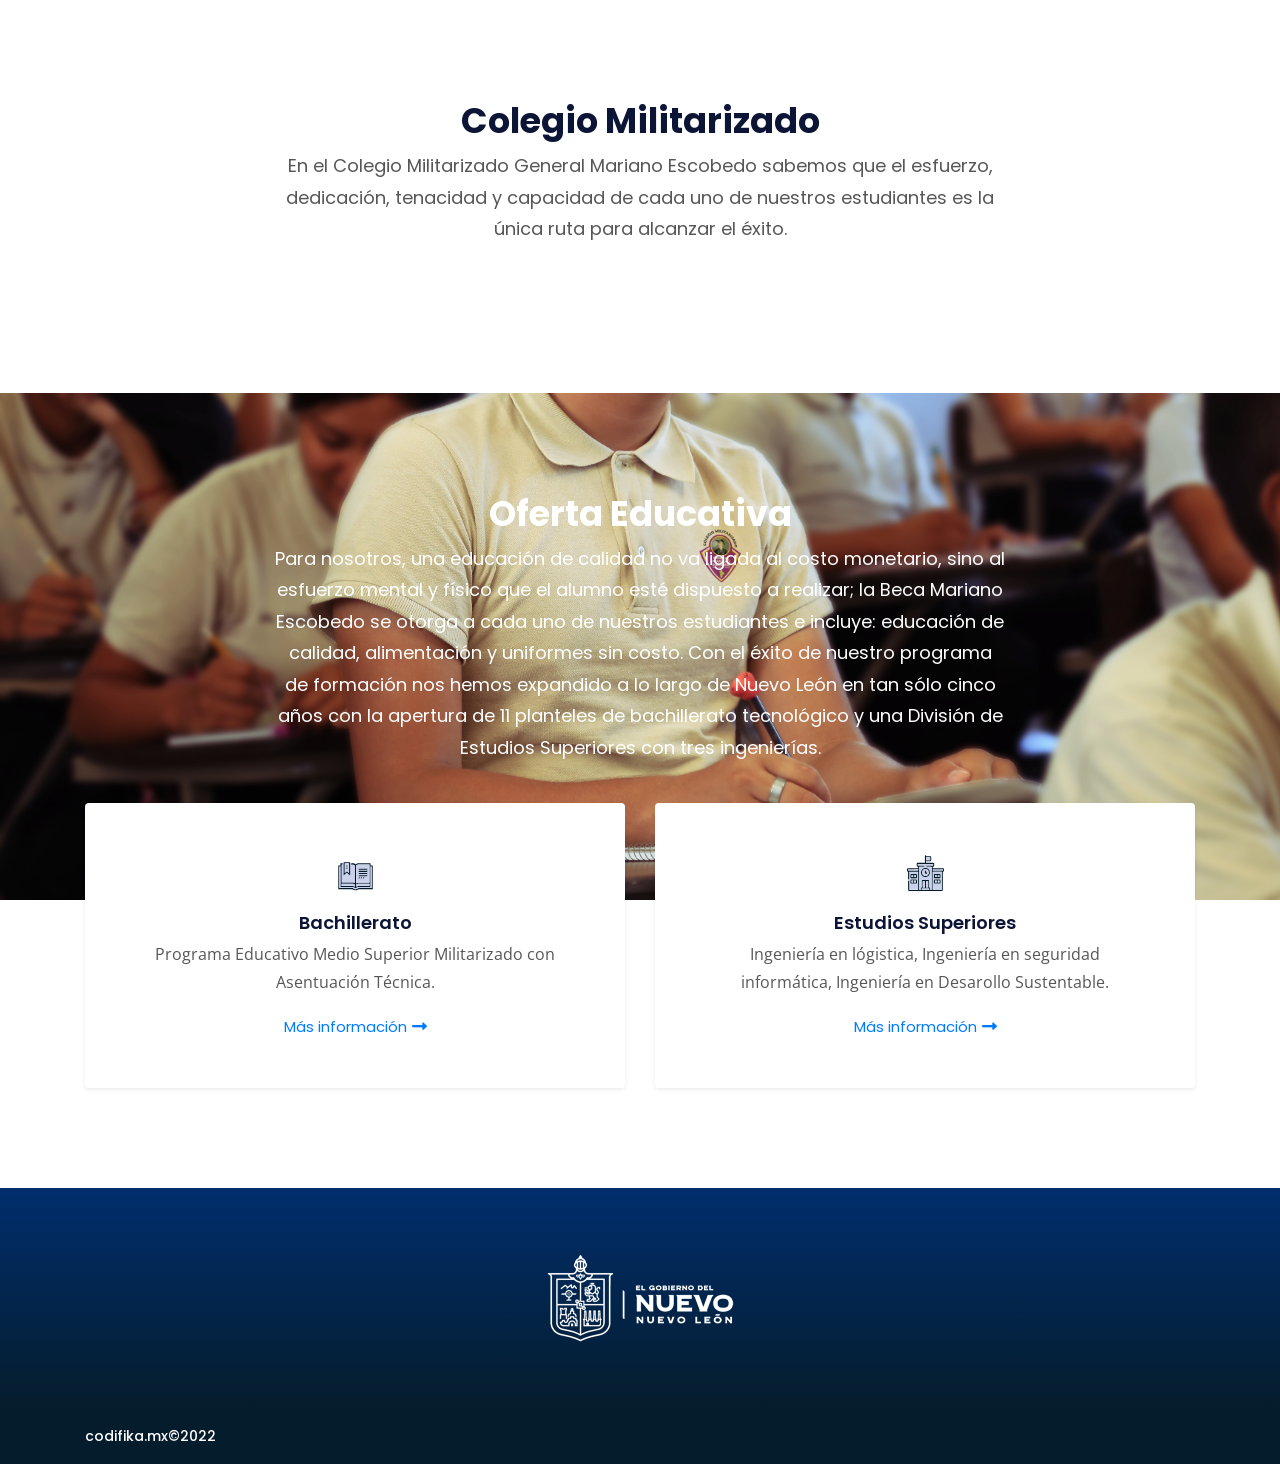
<file: bachillerato.html>
<!DOCTYPE html>
<html lang="en">

<head>
    <meta charset="utf-8">
    <meta name="viewport" content="width=device-width, initial-scale=1, shrink-to-fit=no">
    <meta http-equiv="X-UA-Compatible" content="ie=edge">

    <!-- SEO Meta description -->
    <meta name="description" content="Hostlar hosting template designed for all web hosting, business, multi purpose, domain sale websites, online business, personal hosting company and similar sites and many more.">
    <meta name="author" content="ThemeTags">

    <!-- OG Meta Tags to improve the way the post looks when you share the page on LinkedIn, Facebook, Google+ -->
    <meta property="og:site_name" content="" /> <!-- website name -->
    <meta property="og:site" content="" /> <!-- website link -->
    <meta property="og:title" content="" /> <!-- title shown in the actual shared post -->
    <meta property="og:description" content="" /> <!-- description shown in the actual shared post -->
    <meta property="og:image" content="" /> <!-- image link, make sure it's jpg -->
    <meta property="og:url" content="" /> <!-- where do you want your post to link to -->
    <meta property="og:type" content="article" />

    <!--favicon icon-->
    <link rel="icon" href="assets/img/favicon.png" type="image/png" sizes="16x16">

    <!--google fonts-->
    <link href="https://fonts.googleapis.com/css2?family=Open+Sans:wght@400;500;600&family=Poppins:wght@400;500;600;700&display=swap" rel="stylesheet">

    <!--title-->
    <title>Colegio Militarizado NL</title>

    <!--build:css-->
    <link rel="stylesheet" href="assets/css/main.css">
    <!-- endbuild -->
    <link rel="stylesheet" href="assets/css/custom.css">
</head>

<body>

    <!--loader start-->
    <div id="preloader">
        <div class="loader1">
            <span></span>
            <span></span>
            <span></span>
            <span></span>
            <span></span>
        </div>
    </div>
    <!--loader end-->
    
    <!--header section start-->
    <header id="header" class="header-main headroom">

        <!--main header menu start-->
        <div id="logoAndNav" class="main-header-menu-wrap bg-transparent">
            <div class="container">
                <nav class="js-mega-menu navbar navbar-expand-md header-nav">


                    <!--responsive toggle button start-->
                    <button type="button" class="navbar-toggler btn" aria-expanded="false" aria-controls="navBar" data-toggle="collapse" data-target="#navBar">
                        <span id="hamburgerTrigger">
                          <span class="fas fa-bars"></span>
                        </span>
                    </button>
                    <!--responsive toggle button end-->

                    <!--main menu start-->
                    <div id="navBar" class="collapse navbar-collapse">
                        <ul class="navbar-nav ml-auto main-navbar-nav mr-5">
                            
                            <!--home start-->
                            <li class="nav-item hs-has-mega-menu custom-nav-item" data-max-width="360px" data-position="right">
                                <a id="supportMegaMenu" class="nav-link custom-nav-link main-link-toggle" href="JavaScript:Void(0);" aria-haspopup="true" aria-expanded="false">Inicio</a>
                                <!--support submenu start-->
                                <div class="hs-mega-menu main-sub-menu" aria-labelledby="supportMegaMenu" style="min-width: 330px;">

                                    <!--menu title with subtitle and icon item start-->
                                    <div class="title-with-icon-item">
                                        <a class="title-with-icon-link" href="admisiones.html">
                                            <div class="media align-items-center">
                                                <img class="menu-titile-icon" src="assets/img/chat.svg" alt="SVG">
                                                <div class="media-body">
                                                    <span class="u-header__promo-title">Admisiones</span>
                                                    <small class="u-header__promo-text">Inscripción 2022
                                                    </small>
                                                </div>
                                            </div>
                                        </a>
                                    </div>
                                    <!--menu title with subtitle and icon item end-->

                                    <!--menu title with subtitle and icon item start-->
                                    <div class="title-with-icon-item">
                                        <a class="title-with-icon-link" href="#">
                                            <div class="media align-items-center">
                                                <img class="menu-titile-icon" src="assets/img/support.svg" alt="SVG">
                                                <div class="media-body">
                                                    <span class="u-header__promo-title">Oferta Educativa</span>
                                                    <small class="u-header__promo-text">Uneté a nuestra comunidad</small>
                                                </div>
                                            </div>
                                        </a>
                                    </div>
                                    <!--menu title with subtitle and icon item end-->
                                    <!--menu title with subtitle and icon item start-->
                                    <div class="title-with-icon-item">
                                        <a class="title-with-icon-link" href="#">
                                            <div class="media align-items-center">
                                                <img class="menu-titile-icon" src="assets/img/data-services.svg" alt="SVG">
                                                <div class="media-body">
                                                    <span class="u-header__promo-title">Planteles</span>
                                                    <small class="u-header__promo-text">Ubicación de planteles</small>
                                                </div>
                                            </div>
                                        </a>
                                    </div>
                                    <!--menu title with subtitle and icon item end-->
                                    <!--menu title with subtitle and icon item start-->
                                    <div class="title-with-icon-item">
                                        <a class="title-with-icon-link" href="#">
                                            <div class="media align-items-center">
                                                <img class="menu-titile-icon" src="assets/img/time.svg" alt="SVG">
                                                <div class="media-body">
                                                    <span class="u-header__promo-title">Convenios</span>
                                                    <small class="u-header__promo-text">Instituciones Externas</small>
                                                </div>
                                            </div>
                                        </a>
                                    </div>
                                    <!--menu title with subtitle and icon item end-->

                                    <!--submenu footer start-->
                                    <div class="u-header__promo-footer">
                                        <!-- List -->
                                        <div class="row no-gutters">
                                      
                                            <div class="col-6 u-header__promo-footer-ver-divider">
                                                <div class="u-header__promo-footer-item">
                                                    <small class="text-muted d-block">Tienes dudas?</small>
                                                    <a class="small" href="#">
                                                        Contactanos
                                                    </a>
                                                </div>
                                            </div>
                                        </div>
                                        <!-- End List -->
                                    </div>
                                    <!--submenu footer end-->
                                </div>
                                <!--support submenu end-->
                            </li>
                            <!--home end-->

                            <!--support start-->
                            <li class="nav-item hs-has-mega-menu custom-nav-item" data-max-width="360px" data-position="right">
                                <a id="supportMegaMenu" class="nav-link custom-nav-link main-link-toggle" href="JavaScript:Void(0);" aria-haspopup="true" aria-expanded="false">Legal</a>
                                <!--support submenu start-->
                                <div class="hs-mega-menu main-sub-menu" aria-labelledby="supportMegaMenu" style="min-width: 330px;">

                                    <!--menu title with subtitle and icon item start-->
                                    <div class="title-with-icon-item">
                                        <a class="title-with-icon-link" href="#">
                                            <div class="media align-items-center">
                                                <img class="menu-titile-icon" src="assets/img/support.svg" alt="SVG">
                                                <div class="media-body">
                                                    <span class="u-header__promo-title">Legalidad</span>
                                                    <small class="u-header__promo-text">Área Jurídica</small>
                                                </div>
                                            </div>
                                        </a>
                                    </div>
                                    <!--menu title with subtitle and icon item end-->
                                    <!--menu title with subtitle and icon item start-->
                                    <div class="title-with-icon-item">
                                        <a class="title-with-icon-link" href="#">
                                            <div class="media align-items-center">
                                                <img class="menu-titile-icon" src="assets/img/data-services.svg" alt="SVG">
                                                <div class="media-body">
                                                    <span class="u-header__promo-title">Reglamento Interior</span>
                                                    <small class="u-header__promo-text">Reglamentación y Ordenamiento</small>
                                                </div>
                                            </div>
                                        </a>
                                    </div>
                                    <!--menu title with subtitle and icon item end-->
                                    <!--menu title with subtitle and icon item start-->
                                    <div class="title-with-icon-item">
                                        <a class="title-with-icon-link" href="#">
                                            <div class="media align-items-center">
                                                <img class="menu-titile-icon" src="assets/img/time.svg" alt="SVG">
                                                <div class="media-body">
                                                    <span class="u-header__promo-title">Transparencia</span>
                                                    <small class="u-header__promo-text">Monitoring and secure</small>
                                                </div>
                                            </div>
                                        </a>
                                    </div>
                                    <!--menu title with subtitle and icon item end-->
                                    <!--menu title with subtitle and icon item start-->
                                    <div class="title-with-icon-item">
                                        <a class="title-with-icon-link" href="https://transparencia.nl.gob.mx/site/consulta?fi=MjAxNy0xLTE=&ff=MjAyMS0xLTI4&dep=Q0JN">
                                            <div class="media align-items-center">
                                                <img class="menu-titile-icon" src="assets/img/time.svg" alt="SVG">
                                                <div class="media-body">
                                                    <span class="u-header__promo-title">SIET</span>
                                                    <small class="u-header__promo-text">Sistema Estatal de Transparencia</small>
                                                </div>
                                            </div>
                                        </a>
                                    </div>
                                    <!--menu title with subtitle and icon item end-->
                                    <!--menu title with subtitle and icon item start-->
                                    <div class="title-with-icon-item">
                                        <a class="title-with-icon-link" href="https://buscador.plataformadetransparencia.org.mx/en/buscadornacional?buscador=colegio%20de%20bachilleres%20militarizado&coleccion=5">
                                            <div class="media align-items-center">
                                                <img class="menu-titile-icon" src="assets/img/time.svg" alt="SVG">
                                                <div class="media-body">
                                                    <span class="u-header__promo-title">PNT</span>
                                                    <small class="u-header__promo-text">Plataforma Nacional de Transparencia</small>
                                                </div>
                                            </div>
                                        </a>
                                    </div>
                                    <!--menu title with subtitle and icon item end-->

                                   
                                </div>
                                <!--support submenu end-->
                            </li>
                            <!--support end-->
                </nav>
            </div>
        </div>
        <!--main header menu end-->
    </header>
    <!--header section end-->
    




<!--promo-section feature section start-->
<section class="promo-feature ptb-100 bg-white">
    <div class="container">
        <div class="row justify-content-center">
            <div class="col-md-9 col-lg-8">
                <div class="section-heading text-center mb-5">
                    <h2>Colegio Militarizado</h2>
                    <p class="lead">
                        En el Colegio Militarizado General Mariano Escobedo sabemos que el esfuerzo, dedicación, tenacidad y capacidad de cada uno de nuestros estudiantes es la única ruta para alcanzar el éxito.
                    </p>
                </div>
            </div>
        </div>

    </div>
</section>
<!--promo-section feature section end-->    







<!--promo-section section start-->
 <section class="feature-promo-seciton ptb-100 bg-1">
    <div class="container">
        <div class="row justify-content-center">
            <div class="col-md-9 col-lg-8">
                <div class="section-heading text-center mb-5 mb-sm-5 mb-md-3 mb-lg-3">
                    <h2 class="text-white">Oferta Educativa</h2>
                    <p class="lead text-white">Para nosotros, una educación de calidad no va ligada al costo monetario, sino al esfuerzo mental y físico que el alumno esté dispuesto a realizar;  la Beca Mariano Escobedo se otorga a cada uno de nuestros estudiantes e incluye: educación de calidad, alimentación y uniformes sin costo.
                        Con el éxito de nuestro programa de formación nos hemos expandido a lo largo de Nuevo León  en tan sólo cinco años con la apertura de 11 planteles de bachillerato tecnológico y una División de Estudios Superiores con tres ingenierías.</p>
                </div>
            </div>
        </div>
        <div class="row">

            <div class="col-md-6 col-lg-6">
                <div class="single-service-plane text-center rounded white-bg shadow-sm p-5 mt-md-4 mt-lg-4">
                    <img src="assets/img/bachillerato.svg" alt="shared hosting" class="img-fluid mb-3" width="45">
                    <div class="service-plane-content">
                        <h3 class="h5">Bachillerato</h3>
                        <p>Programa Educativo Medio Superior Militarizado con Asentuación Técnica.</p>
                    </div>
                    <div class="action-wrap mt-3">
                        <a href="#" class="btn-link">Más información<span class="fas fa-long-arrow-alt-right"></span></a>
                    </div>
                </div>
            </div>
            
            <div class="col-md-6 col-lg-6">
                <div class="single-service-plane text-center rounded white-bg shadow-sm p-5 mt-md-4 mt-lg-4">
                    <img src="assets/img/superiores.svg" alt="shared hosting" class="img-fluid mb-3" width="45">
                    <div class="service-plane-content">
                        <h3 class="h5">Estudios Superiores</h3>
                        <p>Ingeniería en lógistica, Ingeniería en seguridad informática, Ingeniería en Desarollo Sustentable.</p>
                    </div>
                    <div class="action-wrap mt-3">
                        <a href="#" class="btn-link">Más información<span class="fas fa-long-arrow-alt-right"></span></a>
                    </div>
                </div>
            </div>
        </div>
    </div>
</section>
<!--promo-section section end-->

    <!--footer section start-->
    <footer class="footer-section">
        <!--footer top start-->
        <div class="footer-top footer-color">
            <div class="container">
                <div class="row">
                    <div class="col-md-12 d-flex justify-content-center">
                        <img src="assets\img\logo-nl.png" alt="">
                    </div>
                </div>
            </div>
        </div>
        <!--footer top end-->

        <!--footer copyright start-->
        <div class="footer-bottom py-3 text-white footer-bottom-color">
            <div class="container">
                <div class="row align-items-center justify-content-between">
                    <div class="col-md-5 col-lg-5">
                        <p class="copyright-text pb-0 mb-0">codifika.mx©2022<a href="https://themeforest.net/user/themetags" target="_blank"></a>
                        </p>
                    </div>
     
                </div>
            </div>
        </div>
        <!--footer copyright end-->
    </footer>
    <!--footer section end-->
    
    <!--bottom to top button start-->
    <button class="scroll-top scroll-to-target" data-target="html">
        <span class="ti-rocket"></span>
    </button>
    <!--bottom to top button end-->
    <!--build:js-->
    <script src="assets/js/vendors/jquery-3.5.1.min.js"></script>
    <script src="assets/js/vendors/bootstrap.bundle.min.js"></script>
    <script src="assets/js/vendors/bootstrap-slider.min.js"></script>
    <script src="assets/js/vendors/jquery.countdown.min.js"></script>
    <script src="assets/js/vendors/jquery.easing.min.js"></script>
    <script src="assets/js/vendors/owl.carousel.min.js"></script>
    <script src="assets/js/vendors/validator.min.js"></script>
    <script src="assets/js/vendors/jquery.waypoints.min.js"></script>
    <script src="assets/js/vendors/jquery.rcounterup.js"></script>
    <script src="assets/js/vendors/magnific-popup.min.js"></script>
    <script src="assets/js/vendors/hs.megamenu.js"></script>
    <script src="assets/js/app.js"></script>
        <!--endbuild-->
</body>

</html>
</file>
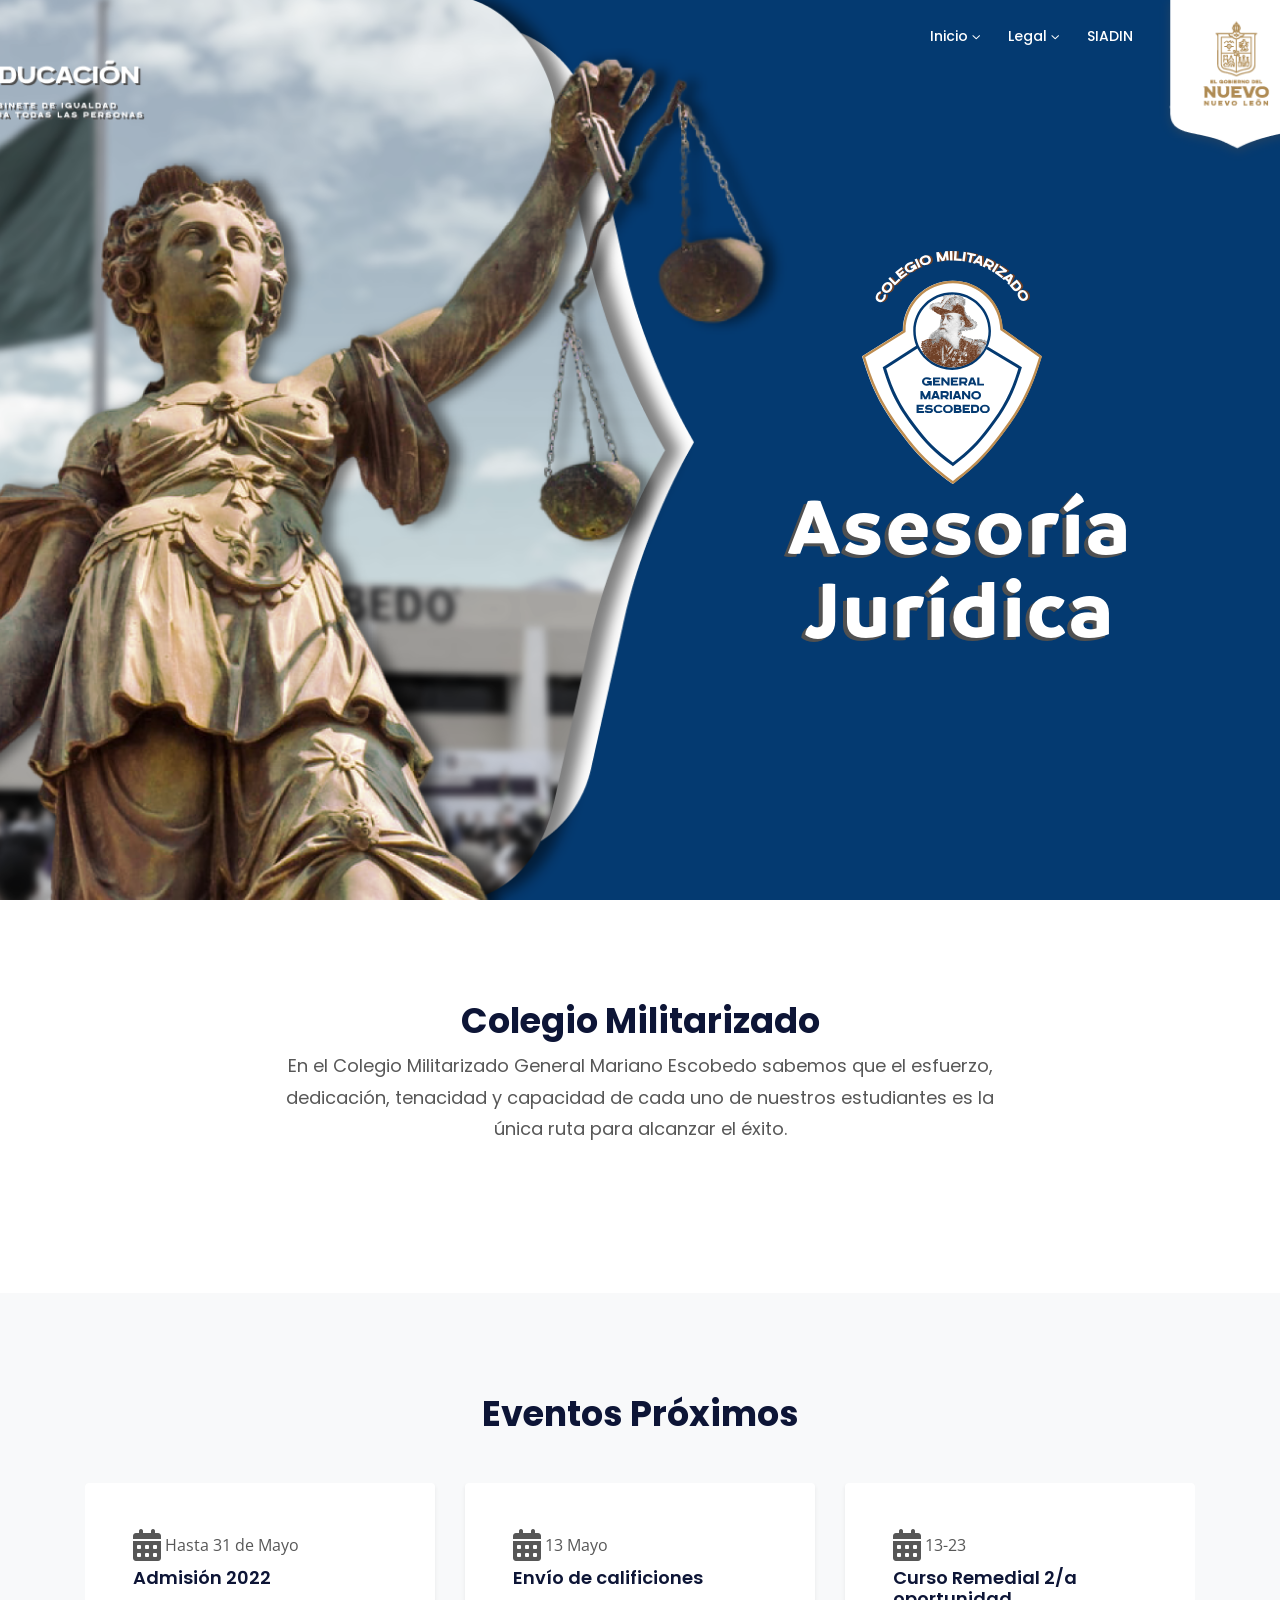
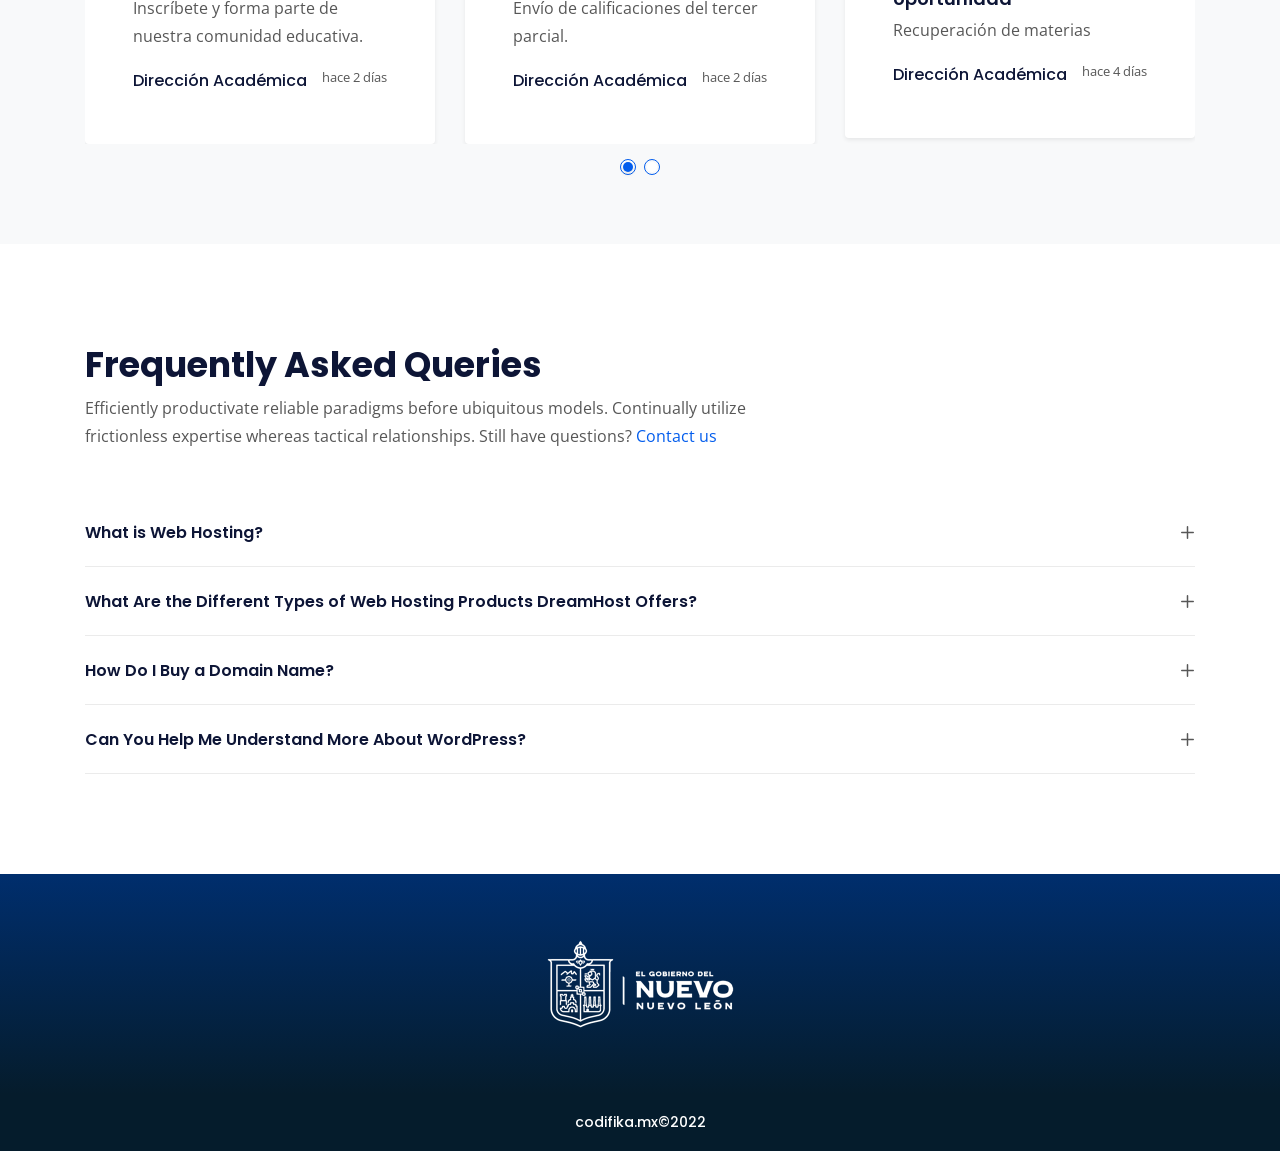
<file: juridico.html>
<!DOCTYPE html>
<html lang="en">

<head>
    <meta charset="utf-8">
    <meta name="viewport" content="width=device-width, initial-scale=1, shrink-to-fit=no">
    <meta http-equiv="X-UA-Compatible" content="ie=edge">

    <!-- SEO Meta description -->
    <meta name="description" content="Hostlar hosting template designed for all web hosting, business, multi purpose, domain sale websites, online business, personal hosting company and similar sites and many more.">
    <meta name="author" content="ThemeTags">

    <!-- OG Meta Tags to improve the way the post looks when you share the page on LinkedIn, Facebook, Google+ -->
    <meta property="og:site_name" content="" /> <!-- website name -->
    <meta property="og:site" content="" /> <!-- website link -->
    <meta property="og:title" content="" /> <!-- title shown in the actual shared post -->
    <meta property="og:description" content="" /> <!-- description shown in the actual shared post -->
    <meta property="og:image" content="" /> <!-- image link, make sure it's jpg -->
    <meta property="og:url" content="" /> <!-- where do you want your post to link to -->
    <meta property="og:type" content="article" />

    <!--favicon icon-->
    <link rel="icon" href="assets/img/favicon.png" type="image/png" sizes="16x16">

    <!--google fonts-->
    <link href="https://fonts.googleapis.com/css2?family=Open+Sans:wght@400;500;600&family=Poppins:wght@400;500;600;700&display=swap" rel="stylesheet">

    <!--title-->
    <title>Colegio Militarizado NL</title>

    <!--build:css-->
    <link rel="stylesheet" href="assets/css/main.css">
    <!-- endbuild -->
    <link rel="stylesheet" href="assets/css/custom.css">
</head>

<body>

    <!--loader start-->
    <div id="preloader">
        <div class="loader1">
            <span></span>
            <span></span>
            <span></span>
            <span></span>
            <span></span>
        </div>
    </div>
    <!--loader end-->
    
    <!--header section start-->
    <header id="header" class="header-main headroom">

        <!--main header menu start-->
        <div id="logoAndNav" class="main-header-menu-wrap bg-transparent">
            <div class="container">
                <nav class="js-mega-menu navbar navbar-expand-md header-nav">


                    <!--responsive toggle button start-->
                    <button type="button" class="navbar-toggler btn" aria-expanded="false" aria-controls="navBar" data-toggle="collapse" data-target="#navBar">
                        <span id="hamburgerTrigger">
                          <span class="fas fa-bars"></span>
                        </span>
                    </button>
                    <!--responsive toggle button end-->

                    <!--main menu start-->
                    <div id="navBar" class="collapse navbar-collapse">
                        <ul class="navbar-nav ml-auto main-navbar-nav mr-5">
                            
                            <!--home start-->
                            <li class="nav-item hs-has-mega-menu custom-nav-item" data-max-width="360px" data-position="right">
                                <a id="supportMegaMenu" class="nav-link custom-nav-link main-link-toggle" href="JavaScript:Void(0);" aria-haspopup="true" aria-expanded="false">Inicio</a>
                                <!--support submenu start-->
                                <div class="hs-mega-menu main-sub-menu" aria-labelledby="supportMegaMenu" style="min-width: 330px;">

                                    <!--menu title with subtitle and icon item start-->
                                    <div class="title-with-icon-item">
                                        <a class="title-with-icon-link" href="admisiones.html">
                                            <div class="media align-items-center">
                                                <img class="menu-titile-icon" src="assets/img/chat.svg" alt="SVG">
                                                <div class="media-body">
                                                    <span class="u-header__promo-title">Admisiones</span>
                                                    <small class="u-header__promo-text">Inscripción 2022
                                                    </small>
                                                </div>
                                            </div>
                                        </a>
                                    </div>
                                    <!--menu title with subtitle and icon item end-->

                                    <!--menu title with subtitle and icon item start-->
                                    <div class="title-with-icon-item">
                                        <a class="title-with-icon-link" href="#">
                                            <div class="media align-items-center">
                                                <img class="menu-titile-icon" src="assets/img/support.svg" alt="SVG">
                                                <div class="media-body">
                                                    <span class="u-header__promo-title">Oferta Educativa</span>
                                                    <small class="u-header__promo-text">Uneté a nuestra comunidad</small>
                                                </div>
                                            </div>
                                        </a>
                                    </div>
                                    <!--menu title with subtitle and icon item end-->
                                    <!--menu title with subtitle and icon item start-->
                                    <div class="title-with-icon-item">
                                        <a class="title-with-icon-link" href="planteles.html">
                                            <div class="media align-items-center">
                                                <img class="menu-titile-icon" src="assets/img/data-services.svg" alt="SVG">
                                                <div class="media-body">
                                                    <span class="u-header__promo-title">Planteles</span>
                                                    <small class="u-header__promo-text">Ubicación de planteles</small>
                                                </div>
                                            </div>
                                        </a>
                                    </div>
                                    <!--menu title with subtitle and icon item end-->
                                    <!--menu title with subtitle and icon item start-->
                                    <div class="title-with-icon-item">
                                        <a class="title-with-icon-link" href="#">
                                            <div class="media align-items-center">
                                                <img class="menu-titile-icon" src="assets/img/time.svg" alt="SVG">
                                                <div class="media-body">
                                                    <span class="u-header__promo-title">Convenios</span>
                                                    <small class="u-header__promo-text">Instituciones Externas</small>
                                                </div>
                                            </div>
                                        </a>
                                    </div>
                                    <!--menu title with subtitle and icon item end-->

                                    <!--submenu footer start-->
                                    <div class="u-header__promo-footer">
                                        <!-- List -->
                                        <div class="row no-gutters">
                                      
                                            <div class="col-6 u-header__promo-footer-ver-divider">
                                                <div class="u-header__promo-footer-item">
                                                    <small class="text-muted d-block">Tienes dudas?</small>
                                                    <a class="small" href="#">
                                                        Contactanos
                                                    </a>
                                                </div>
                                            </div>
                                        </div>
                                        <!-- End List -->
                                    </div>
                                    <!--submenu footer end-->
                                </div>
                                <!--support submenu end-->
                            </li>
                            <!--home end-->

                            <!--support start-->
                            <li class="nav-item hs-has-mega-menu custom-nav-item" data-max-width="360px" data-position="right">
                                <a id="supportMegaMenu" class="nav-link custom-nav-link main-link-toggle" href="JavaScript:Void(0);" aria-haspopup="true" aria-expanded="false">Legal</a>
                                <!--support submenu start-->
                                <div class="hs-mega-menu main-sub-menu" aria-labelledby="supportMegaMenu" style="min-width: 330px;">

                                    <!--menu title with subtitle and icon item start-->
                                    <div class="title-with-icon-item">
                                        <a class="title-with-icon-link" href="juridico.html">
                                            <div class="media align-items-center">
                                                <img class="menu-titile-icon" src="assets/img/support.svg" alt="SVG">
                                                <div class="media-body">
                                                    <span class="u-header__promo-title">Legalidad</span>
                                                    <small class="u-header__promo-text">Área Jurídica</small>
                                                </div>
                                            </div>
                                        </a>
                                    </div>
                                    <!--menu title with subtitle and icon item end-->
                      
                                    <!--menu title with subtitle and icon item start-->
                                    <div class="title-with-icon-item">
                                        <a class="title-with-icon-link" href="#">
                                            <div class="media align-items-center">
                                                <img class="menu-titile-icon" src="assets/img/data-services.svg" alt="SVG">
                                                <div class="media-body">
                                                    <span class="u-header__promo-title">Reglamento Interior</span>
                                                    <small class="u-header__promo-text">Reglamentación y Ordenamiento</small>
                                                </div>
                                            </div>
                                        </a>
                                    </div>
                                    <!--menu title with subtitle and icon item end-->
                                    <!--menu title with subtitle and icon item start-->
                                    <div class="title-with-icon-item">
                                        <a class="title-with-icon-link" href="#">
                                            <div class="media align-items-center">
                                                <img class="menu-titile-icon" src="assets/img/time.svg" alt="SVG">
                                                <div class="media-body">
                                                    <span class="u-header__promo-title">Transparencia</span>
                                                    <small class="u-header__promo-text">Monitoring and secure</small>
                                                </div>
                                            </div>
                                        </a>
                                    </div>
                                    <!--menu title with subtitle and icon item end-->
                                    <!--menu title with subtitle and icon item start-->
                                    <div class="title-with-icon-item">
                                        <a class="title-with-icon-link" href="https://transparencia.nl.gob.mx/site/consulta?fi=MjAxNy0xLTE=&ff=MjAyMS0xLTI4&dep=Q0JN">
                                            <div class="media align-items-center">
                                                <img class="menu-titile-icon" src="assets/img/time.svg" alt="SVG">
                                                <div class="media-body">
                                                    <span class="u-header__promo-title">SIET</span>
                                                    <small class="u-header__promo-text">Sistema Estatal de Transparencia</small>
                                                </div>
                                            </div>
                                        </a>
                                    </div>
                                    <!--menu title with subtitle and icon item end-->
                                    <!--menu title with subtitle and icon item start-->
                                    <div class="title-with-icon-item">
                                        <a class="title-with-icon-link" href="https://buscador.plataformadetransparencia.org.mx/en/buscadornacional?buscador=colegio%20de%20bachilleres%20militarizado&coleccion=5">
                                            <div class="media align-items-center">
                                                <img class="menu-titile-icon" src="assets/img/time.svg" alt="SVG">
                                                <div class="media-body">
                                                    <span class="u-header__promo-title">PNT</span>
                                                    <small class="u-header__promo-text">Plataforma Nacional de Transparencia</small>
                                                </div>
                                            </div>
                                        </a>
                                    </div>
                                    <!--menu title with subtitle and icon item end-->

                                   
                                </div>
                                <!--support submenu end-->
                            </li>
                            <!--support end-->
                            <li class="nav-item hs-has-mega-menu custom-nav-item" data-max-width="360px" data-position="right">
                                <a id="supportMegaMenu" class="nav-link custom-nav-link " href="siadin.html" aria-haspopup="true" aria-expanded="false">SIADIN</a>
                            </li>
                            </nav>          
            </div>
        </div>
        <!--main header menu end-->
    </header>
    <!--header section end-->
    

    <div class="main">

        <section class="ptb-100 height-lg-100vh d-flex align-items-center" style="background: url('assets/img/juridico.png')no-repeat center top / cover">
            <div class="container-fluid">
                <div class="row">
                    <div class="col-6 d-flex justify-content-center align-items-center"></div>
                    <div class="col-6">
                    <!--logo start-->
                    <!--logo end-->
                        <div class="hero-content-wrap text-primary d-flex flex-column justify-content-right align-items-center">
                            <a class="navbar-brand" href="index.html"><img src="assets/img/logo.svg" width="180" alt="logo" class="img-fluid pl-40"/></a>
                            <h1 class="text-white" style="color: #FFF;font-weight: 700;font: bold 5.2rem Branding, Serif;text-shadow: -4px 3px 0 #505050;line-height:90%;letter-spacing:0.2rem;">Asesoría</h1>
                            <h1 class="text-white" style="color: #FFF;font-weight: 700;font: bold 5.2rem Branding, Serif;text-shadow: -4px 3px 0 #505050;line-height:90%;letter-spacing:0.2rem;"><span style="color: #FFF;margin: 0 auto;text-align: left;font-weight: 700;font: bold 5.2rem Branding, Serif;color:#FFFFFF;line-height:90%;letter-spacing:0.2rem;">Jurídica</span></h1>
                        </div>
                    </div>
                </div>
            </div>
        </section>
    </div>
<!--promo-section feature section start-->
<section class="promo-feature ptb-100 bg-white">
    <div class="container">
        <div class="row justify-content-center">
            <div class="col-md-9 col-lg-8">
                <div class="section-heading text-center mb-5">
                    <h2>Colegio Militarizado</h2>
                    <p class="lead">
                        En el Colegio Militarizado General Mariano Escobedo sabemos que el esfuerzo, dedicación, tenacidad y capacidad de cada uno de nuestros estudiantes es la única ruta para alcanzar el éxito.
                    </p>
                </div>
            </div>
        </div>

    </div>
</section>

<section class="client-review-section ptb-100 gray-light-bg">
    <div class="container">
        <div class="row justify-content-center">
            <div class="col-md-9 col-lg-8">
                <div class="section-heading text-center mb-5">
                    <h2>Eventos Próximos</h2>
                </div>
            </div>
        </div>
        <div class="row">
            <div class="col-md-12 col-lg-12">
                <div class="owl-carousel owl-theme client-testimonial custom-dot dot-bottom-center">
                    <div class="item">
                        <div class="single-testimonial white-bg shadow-sm rounded p-5">
                            <ul class="list-inline mb-2">
                                <span class="fa-solid fa-calendar-days fa-2xl"></span>
                                <li class="list-inline-item"><span>Hasta 31 de Mayo</span></li>
                            </ul>
                            <div class="ratting-content">
                                <h5>Admisión 2022</h5>
                                <p>Inscríbete y forma parte de nuestra comunidad educativa.</p>
                            </div>
                            <div class="ratting-author mt-3">
                                <h6>Dirección Académica</h6>
                                <small class="text-right">hace 2 días</small>
                            </div>
                        </div>
                    </div>
                    <div class="item">
                        <div class="single-testimonial white-bg shadow-sm rounded p-5">
                            <ul class="list-inline mb-2">
                                <span class="fa-solid fa-calendar-days fa-2xl"></span>
                                <li class="list-inline-item"><span>13 Mayo</span></li>
                            </ul>
                            <div class="ratting-content">
                                <h5>Envío de calificiones</h5>
                                <p>Envío de calificaciones del tercer parcial.</p>
                            </div>
                            <div class="ratting-author mt-3">
                                <h6>Dirección Académica</h6>
                                <small class="text-right">hace 2 días</small>
                            </div>
                        </div>
                    </div>
                    <div class="item">
                        <div class="single-testimonial white-bg shadow-sm rounded p-5">
                            <ul class="list-inline mb-2">
                                <span class="fa-solid fa-calendar-days fa-2xl"></span>
                                <li class="list-inline-item"><span>13-23</span></li>
                            </ul>
                            <div class="ratting-content">
                                <h5>Curso Remedial 2/a oportunidad</h5>
                                <p>Recuperación de materias</p>
                            </div>
                            <div class="ratting-author mt-3">
                                <h6>Dirección Académica</h6>
                                <small class="text-right">hace 4 días</small>
                            </div>
                        </div>
                    </div>
                    <div class="item">
                        <div class="single-testimonial white-bg shadow-sm rounded p-5">
                            <ul class="list-inline mb-2">
                                <span class="fa-solid fa-calendar-days fa-2xl"></span>
                                <li class="list-inline-item"><span>21 de Marzo</span></li>
                            </ul>
                            <div class="ratting-content">
                                <h5>Entrega de calificaciones</h5>
                                <p>Envío de calificaiones del segundo parcial.</p>
                            </div>
                            <div class="ratting-author mt-3">
                                <h6>Día Festivo</h6>
                                <small class="text-right">hace 2 días</small>
                            </div>
                        </div>
                    </div>

                </div>
            </div>
        </div>
    </div>
</section>
<!--testimonial and review section end-->    

        <!--faq section start-->
        <section class="ptb-100">
            <div class="container">
                <div class="row">
                    <div class="col-md-9 col-lg-8">
                        <div class="section-heading mb-5">
                            <h2>Frequently Asked Queries</h2>
                            <p>Efficiently productivate reliable paradigms before ubiquitous models. Continually utilize
                                frictionless expertise whereas tactical relationships. Still have questions? <a href="#contact" class="page-scroll">Contact us</a></p>
                        </div>
                    </div>
                </div>
                <div class="row">
                    <div class="col-md-12 col-lg-12">
                        <div id="accordion-one" class="accordion accordion-faq">
                            <div class="card mb-0">
                                <a class="card-header collapsed" data-toggle="collapse" href="#collapseOne">
                                    <h6 class="mb-0 d-inline-block">What is Web Hosting?
                                    </h6>
                                </a>
                                <div id="collapseOne" class="collapse" data-parent="#accordion-one">
                                    <div class="card-body">
                                        <p>Nihil anim keffiyeh helvetica, craft beer labore wes anderson cred nesciunt
                                            sapiente ea proident.
                                            Ad vegan excepteur butcher vice lomo. Leggings occaecat craft beer
                                            farm-to-table, raw denim aesthetic
                                            synth nesciunt you probably haven't heard of them accusamus labore sustainable
                                            VHS.
                                        </p>
                                    </div>
                                </div>
                            </div>
                            <div class="card mb-0">
                                <a class="card-header collapsed" data-toggle="collapse" href="#collapseTwo">
                                    <h6 class="mb-0 d-inline-block">What Are the
                                        Different Types of Web Hosting Products DreamHost Offers?</h6>
                                </a>
                                <div id="collapseTwo" class="collapse" data-parent="#accordion-one">
                                    <div class="card-body">
                                        <p>Ad vegan excepteur butcher vice lomo. Leggings occaecat craft beer farm-to-table,
                                            raw denim aesthetic
                                            synth nesciunt you probably haven't heard of them accusamus labore sustainable
                                            VHS.
                                        </p>
                                    </div>
                                </div>
                            </div>
                            <div class="card mb-0">
                                <a class="card-header collapsed" data-toggle="collapse" href="#collapseThree">
                                    <h6 class="mb-0 d-inline-block">How Do I Buy a Domain
                                        Name?
                                    </h6>
                                </a>
                                <div id="collapseThree" class="collapse" data-parent="#accordion-one">
                                    <div class="card-body">
                                        <p>Nihil anim keffiyeh helvetica, craft beer labore wes anderson cred nesciunt
                                            sapiente ea proident.
                                            Ad vegan excepteur butcher vice lomo. Leggings occaecat craft beer
                                            farm-to-table, raw denim aesthetic
                                            synth nesciunt you probably haven't heard of them accusamus labore sustainable
                                            VHS.
                                        </p>
                                    </div>
                                </div>
                            </div>
                            <div class="card mb-0">
                                <a class="card-header collapsed" data-toggle="collapse" href="#collapseFour">
                                    <h6 class="mb-0 d-inline-block">Can You Help Me
                                        Understand More About WordPress?
                                    </h6>
                                </a>
                                <div id="collapseFour" class="collapse" data-parent="#accordion-one">
                                    <div class="card-body">
                                        <p>Nihil anim keffiyeh helvetica, craft beer labore wes anderson cred nesciunt
                                            sapiente ea proident.
                                            Ad vegan excepteur butcher vice lomo. Leggings occaecat craft beer
                                            farm-to-table.
                                        </p>
                                    </div>
                                </div>
                            </div>
                        </div>
                    </div>
                </div>
            </div>
        </section>
        <!--faq section end-->

    <!--footer section start-->
    <footer class="footer-section">
        <!--footer top start-->
        <div class="footer-top footer-color">
            <div class="container">
                <div class="row">
                    <div class="col-md-12 d-flex justify-content-center">
                        <img src="assets\img\logo-nl.png" alt="">
                    </div>
                </div>
            </div>
        </div>
        <!--footer top end-->

        <!--footer copyright start-->
        <div class="footer-bottom py-3 text-white footer-bottom-color">
            <div class="container">
                <div class="row align-items-center justify-content-center">
                    <div class="col-12 d-flex justify-content-center">
                        <p class="copyright-text pb-0 mb-0">codifika.mx©2022<a href="https://themeforest.net/user/themetags" target="_blank"></a></p>
                    </div>
                </div>
            </div>
        </div>
        <!--footer copyright end-->
    </footer>
    <!--footer section end-->
    
    <!--bottom to top button start-->
    <button class="scroll-top scroll-to-target" data-target="html">
        <span class="ti-rocket"></span>
    </button>
    <!--bottom to top button end-->
    <!--build:js-->
    <script src="assets/js/vendors/jquery-3.5.1.min.js"></script>
    <script src="assets/js/vendors/bootstrap.bundle.min.js"></script>
    <script src="assets/js/vendors/bootstrap-slider.min.js"></script>
    <script src="assets/js/vendors/jquery.countdown.min.js"></script>
    <script src="assets/js/vendors/jquery.easing.min.js"></script>
    <script src="assets/js/vendors/owl.carousel.min.js"></script>
    <script src="assets/js/vendors/validator.min.js"></script>
    <script src="assets/js/vendors/jquery.waypoints.min.js"></script>
    <script src="assets/js/vendors/jquery.rcounterup.js"></script>
    <script src="assets/js/vendors/magnific-popup.min.js"></script>
    <script src="assets/js/vendors/hs.megamenu.js"></script>
    <script src="assets/js/app.js"></script>
    <!--endbuild-->
</body>

</html>
</file>
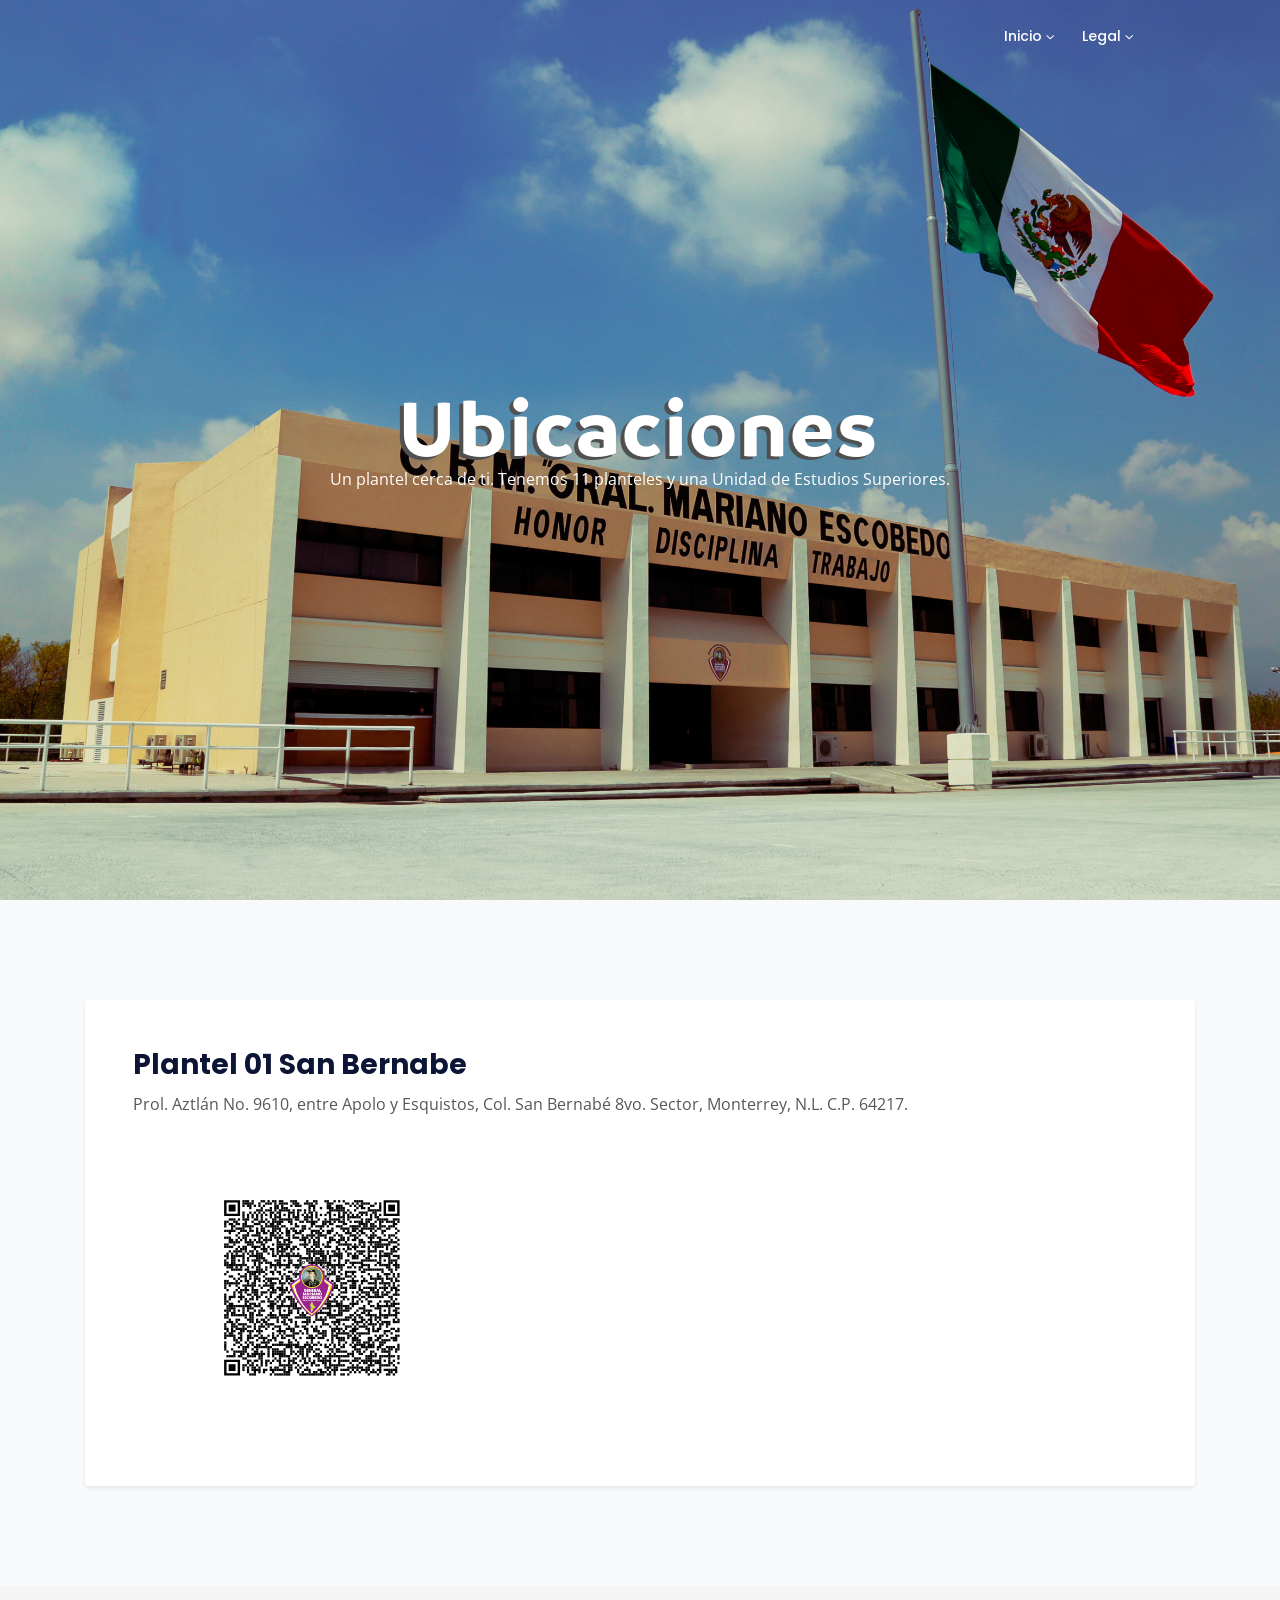
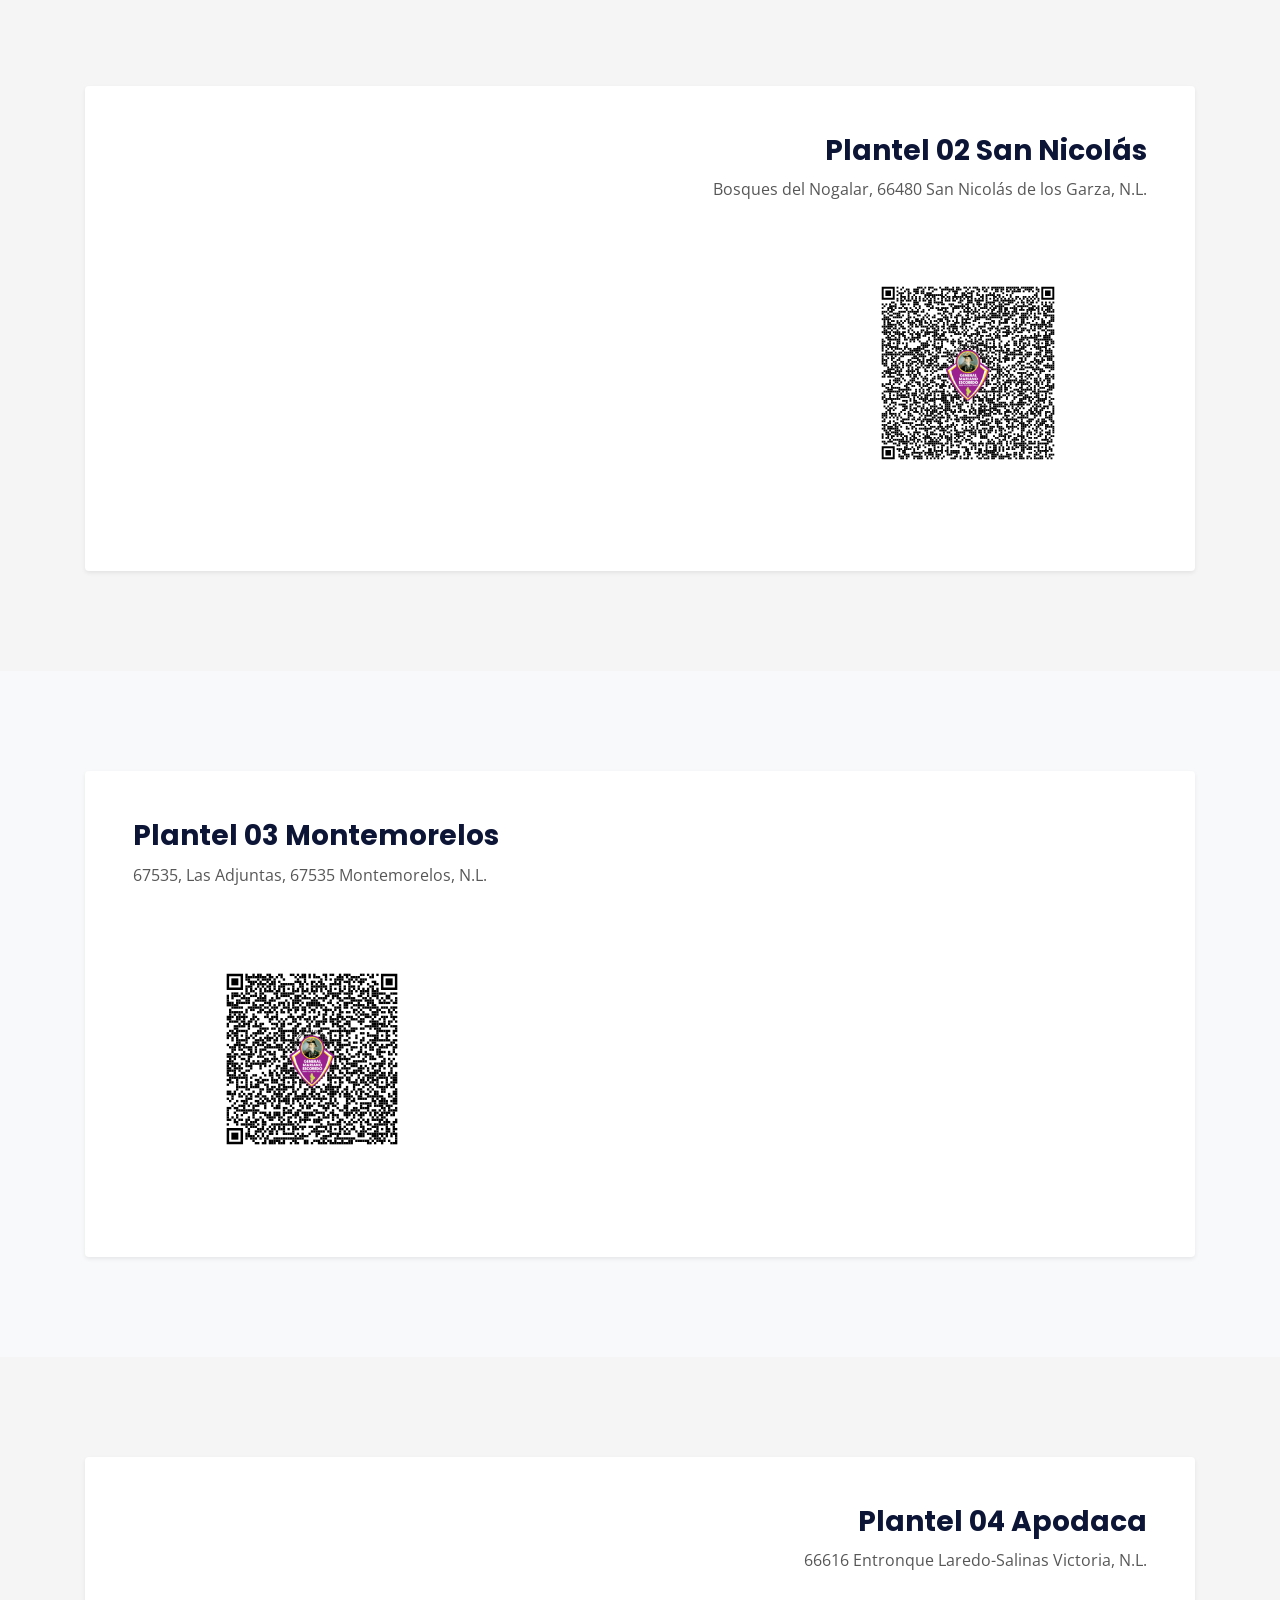
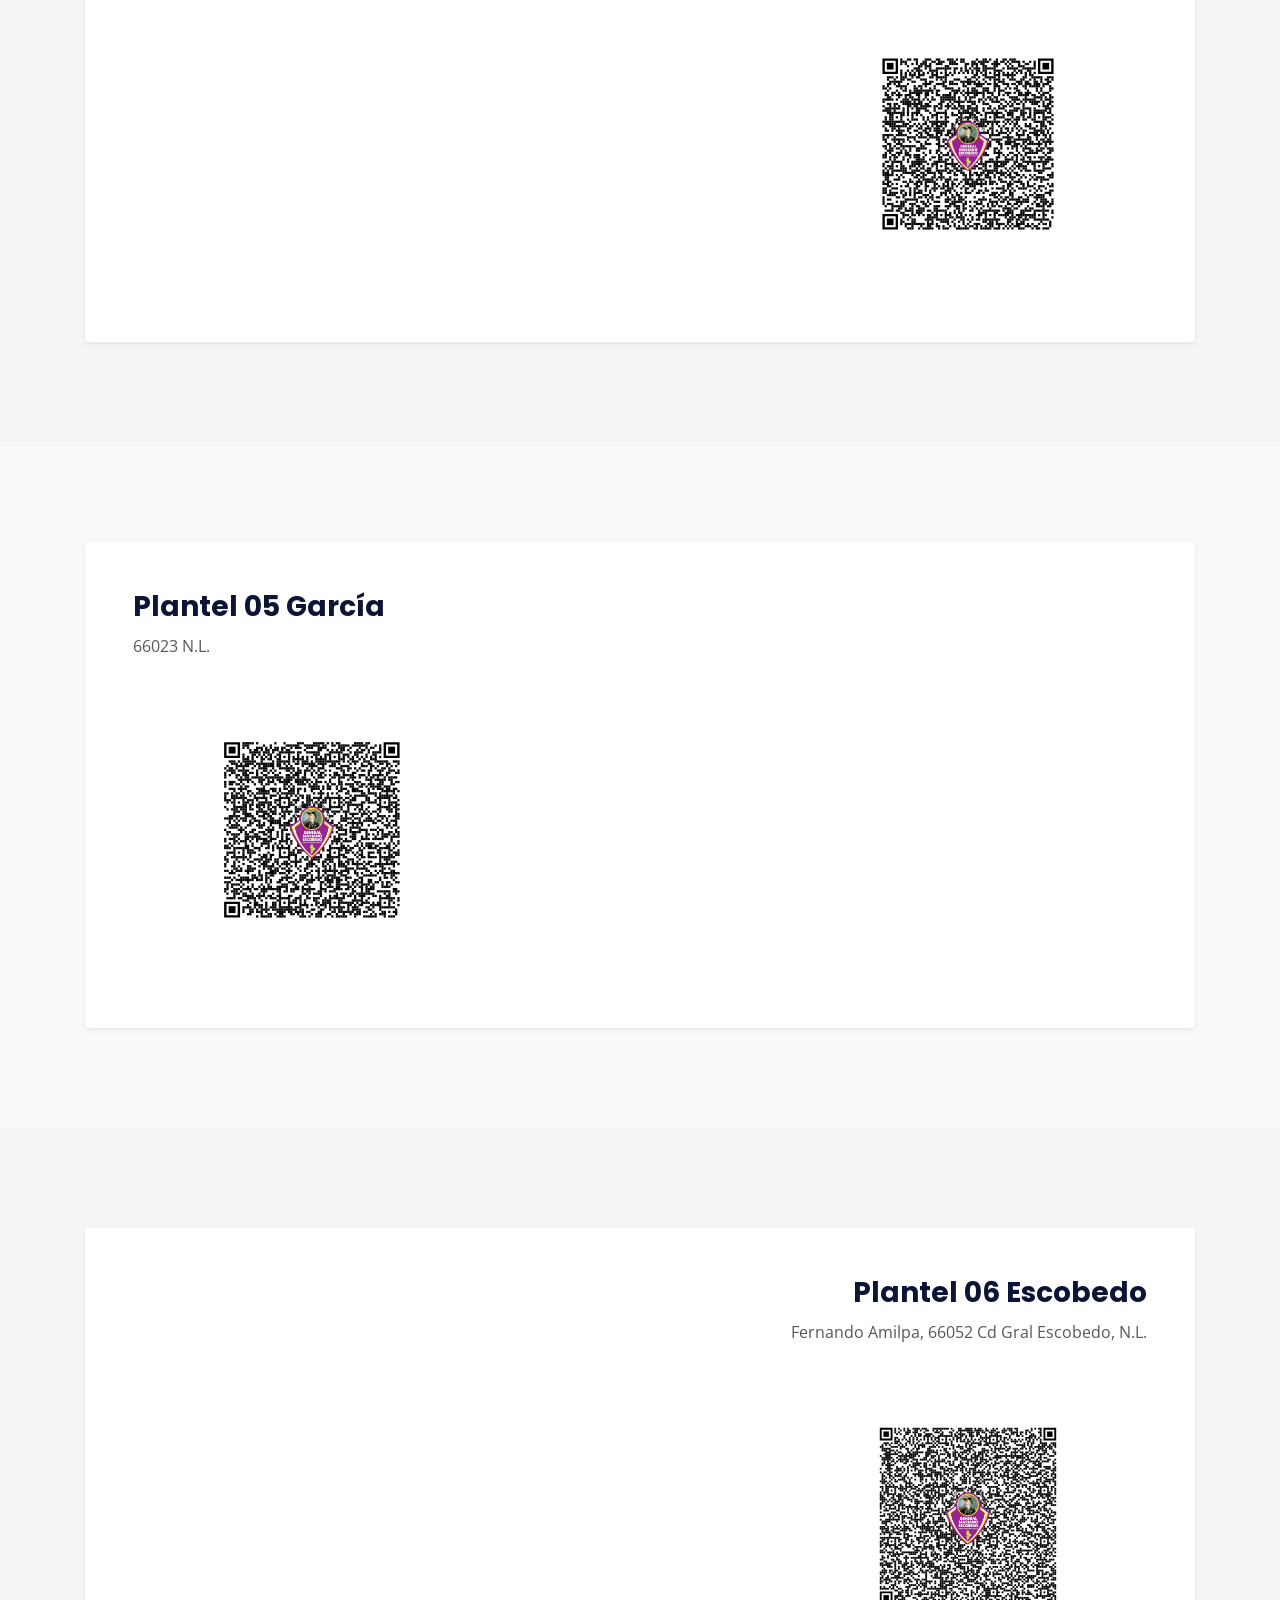
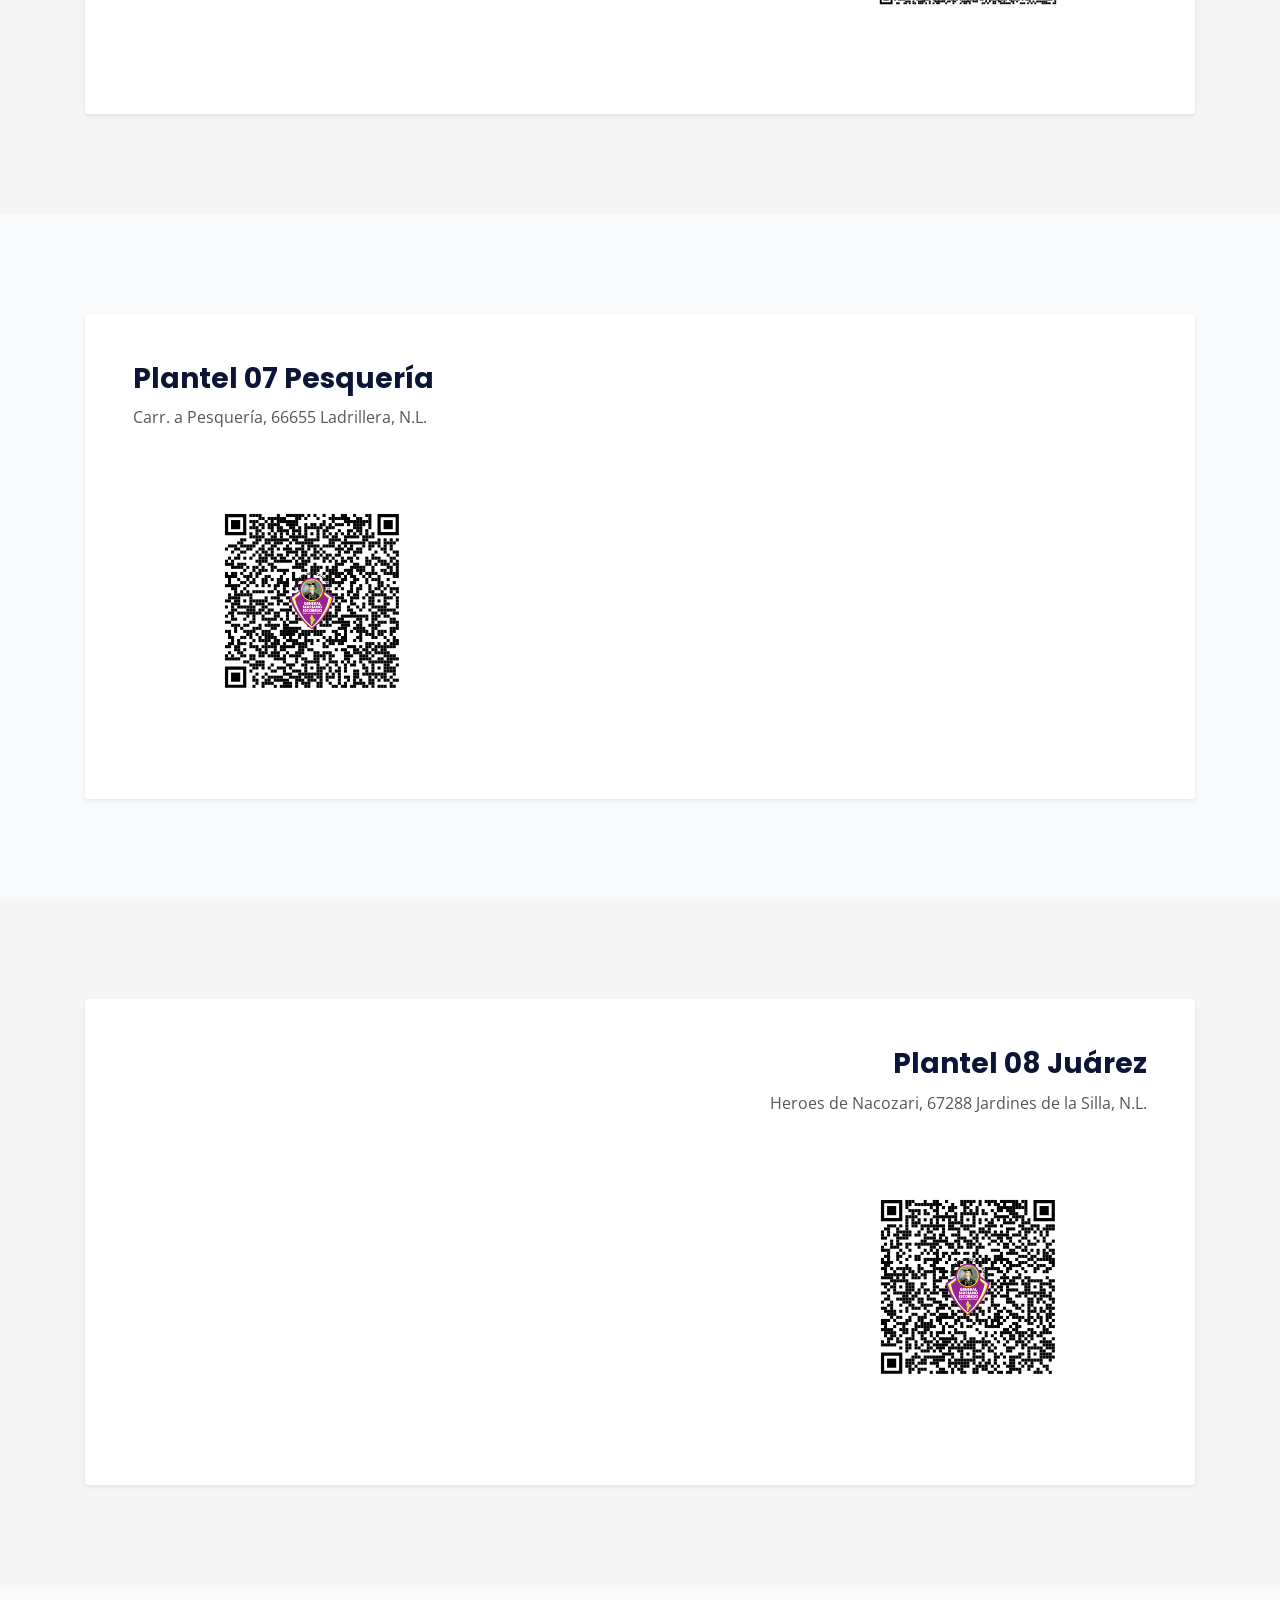
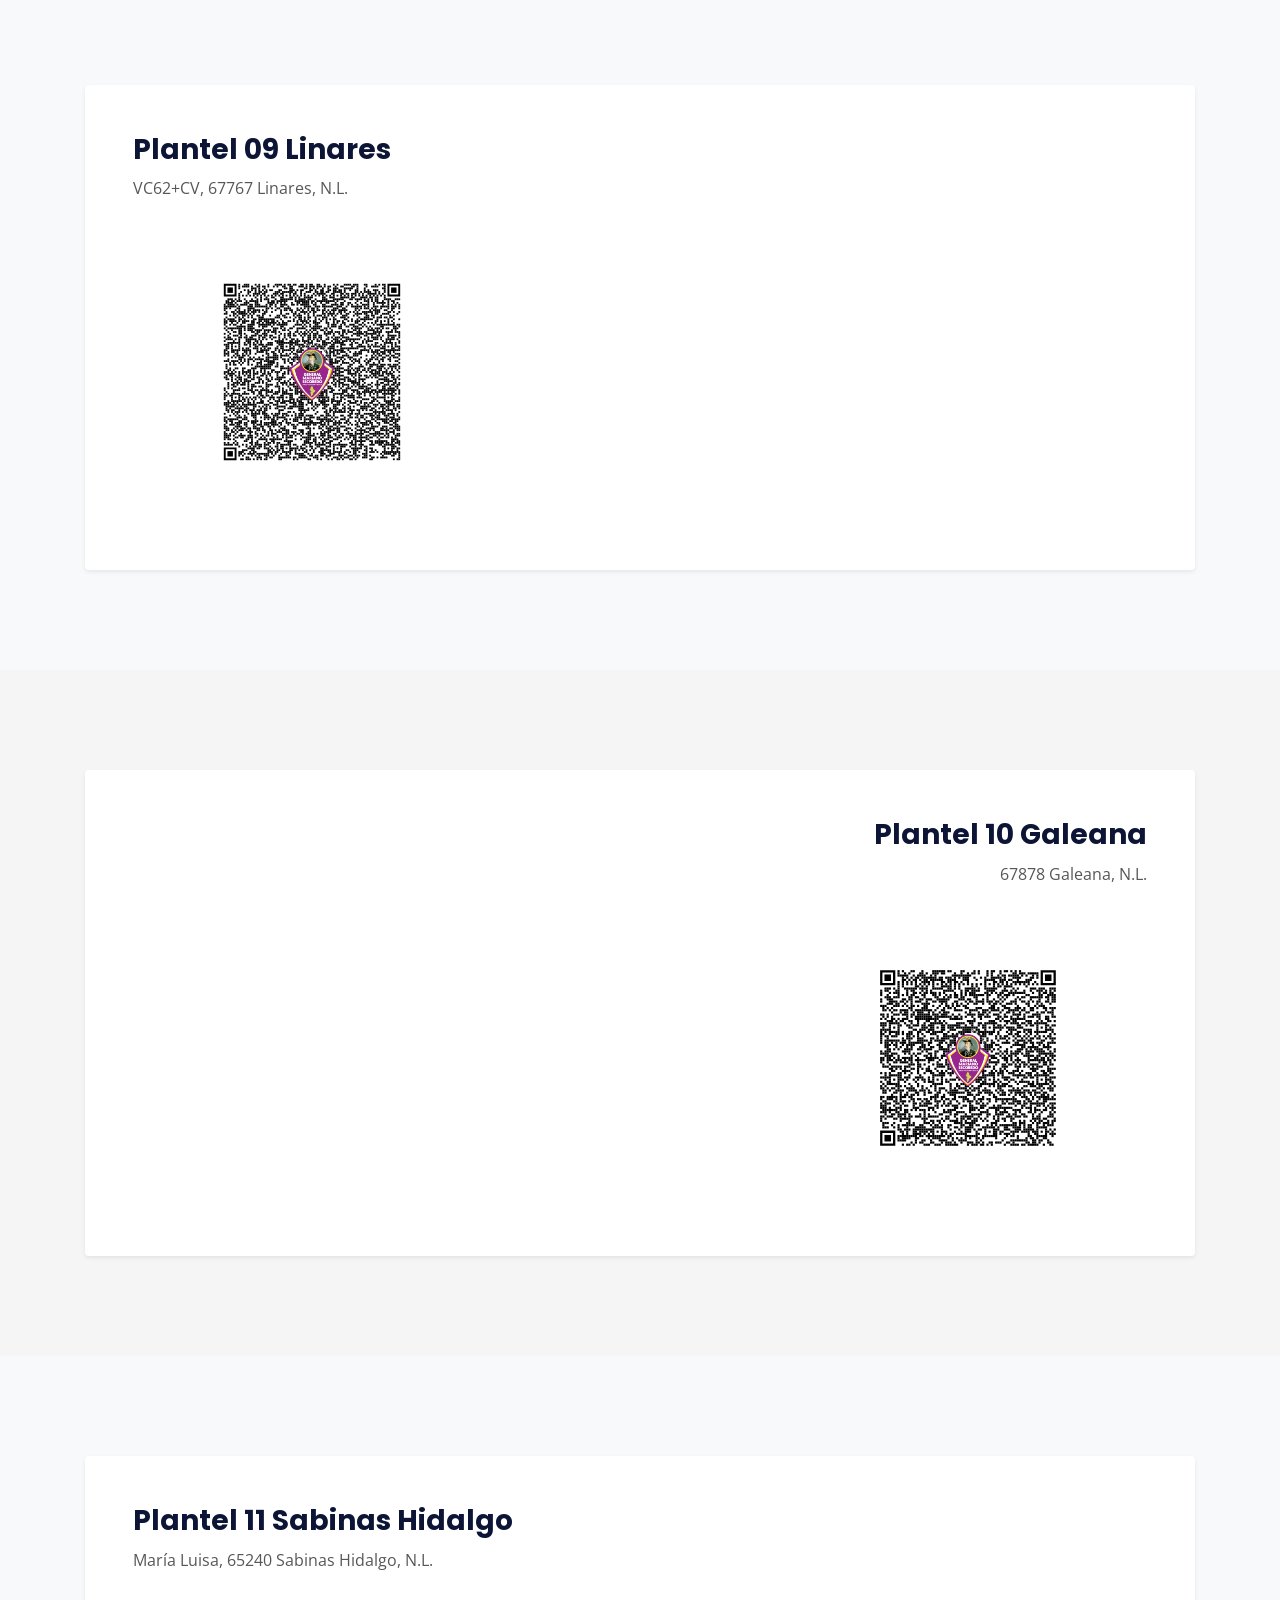
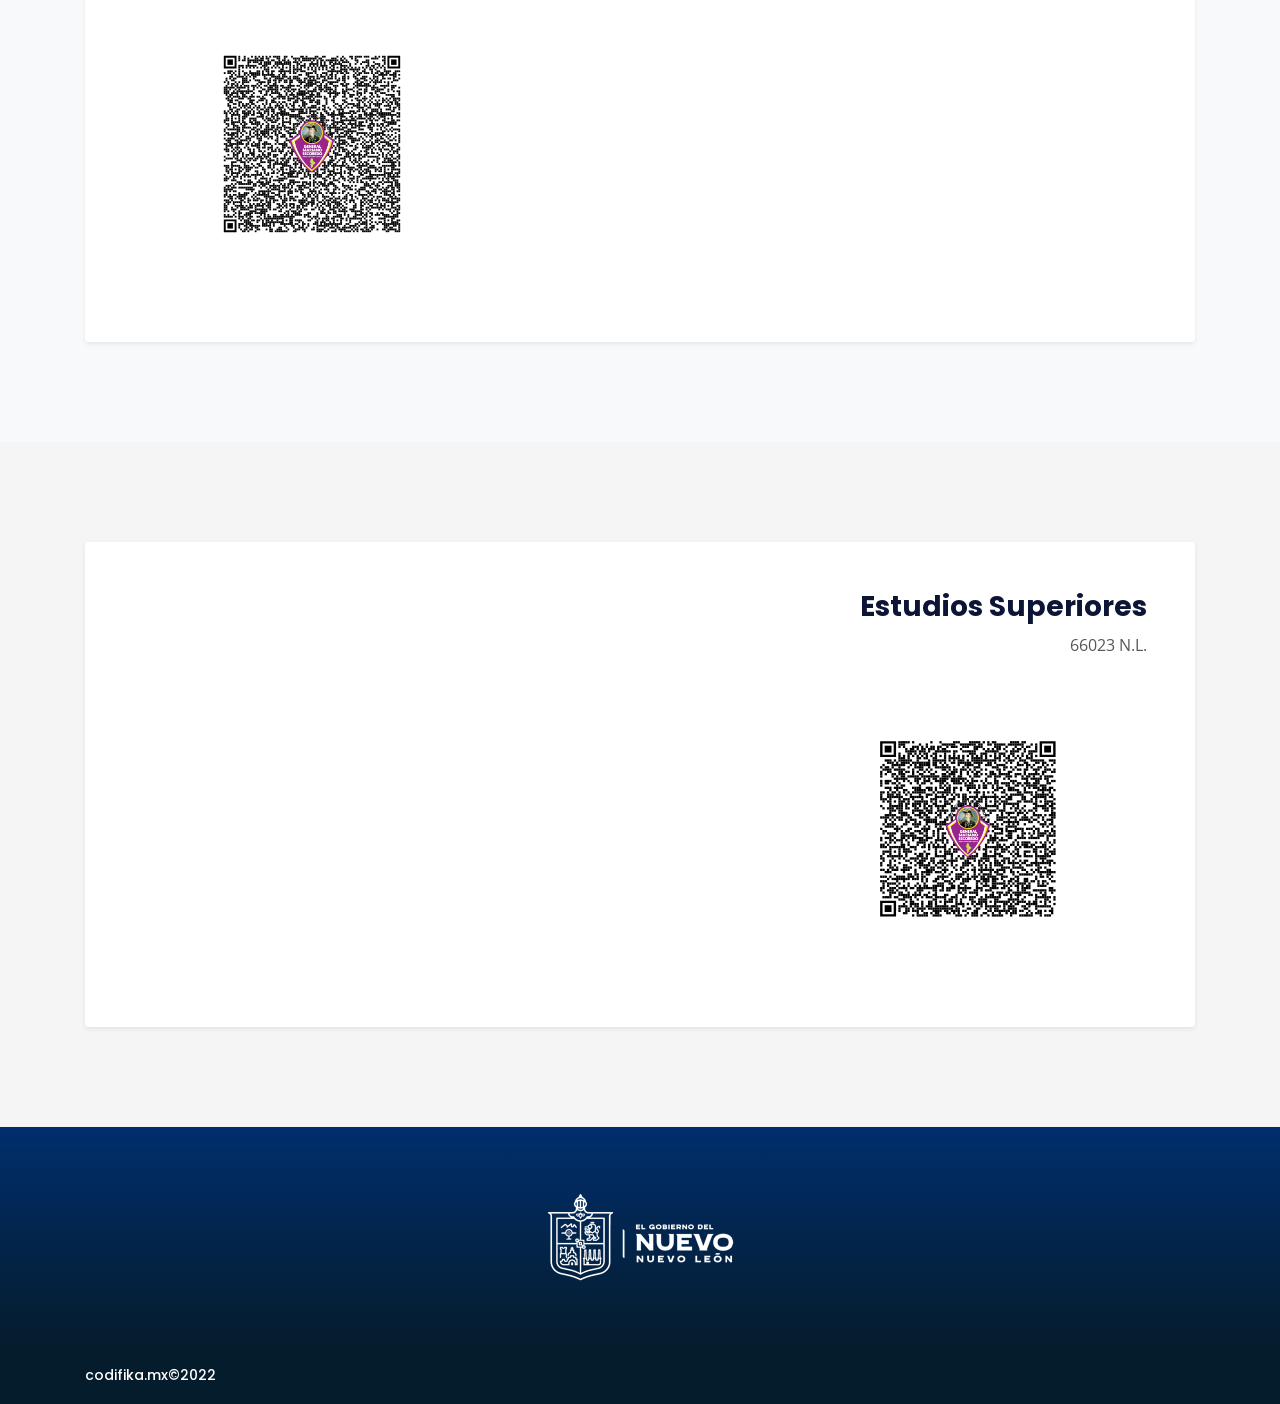
<file: planteles.html>
<!DOCTYPE html>
<html lang="es">

<head>
    <meta charset="utf-8">
    <meta name="viewport" content="width=device-width, initial-scale=1, shrink-to-fit=no">
    <meta http-equiv="X-UA-Compatible" content="ie=edge">

    <!-- SEO Meta description -->
    <meta name="description" content="Hostlar hosting template designed for all web hosting, business, multi purpose, domain sale websites, online business, personal hosting company and similar sites and many more.">
    <meta name="author" content="ThemeTags">

    <!-- OG Meta Tags to improve the way the post looks when you share the page on LinkedIn, Facebook, Google+ -->
    <meta property="og:site_name" content="" /> <!-- website name -->
    <meta property="og:site" content="" /> <!-- website link -->
    <meta property="og:title" content="" /> <!-- title shown in the actual shared post -->
    <meta property="og:description" content="" /> <!-- description shown in the actual shared post -->
    <meta property="og:image" content="" /> <!-- image link, make sure it's jpg -->
    <meta property="og:url" content="" /> <!-- where do you want your post to link to -->
    <meta property="og:type" content="article" />

    <!--favicon icon-->
    <link rel="icon" href="assets/img/favicon.png" type="image/png" sizes="16x16">

    <!--google fonts-->
    <link href="https://fonts.googleapis.com/css2?family=Open+Sans:wght@400;500;600&family=Poppins:wght@400;500;600;700&display=swap" rel="stylesheet">

    <!--title-->
    <title>Colegio Militarizado</title>

    <!--build:css-->
    <link rel="stylesheet" href="assets/css/main.css">
    <!-- endbuild -->
    <link rel="stylesheet" href="assets/css/custom.css">
</head>

<body>

    <!--loader start-->
    <div id="preloader">
        <div class="loader1">
            <span></span>
            <span></span>
            <span></span>
            <span></span>
            <span></span>
        </div>
    </div>
    <!--loader end-->
    <!--header section start-->
    <header id="header" class="header-main headroom">

        <!--main header menu start-->
        <div id="logoAndNav" class="main-header-menu-wrap bg-transparent">
            <div class="container">
                <nav class="js-mega-menu navbar navbar-expand-md header-nav">


                    <!--responsive toggle button start-->
                    <button type="button" class="navbar-toggler btn" aria-expanded="false" aria-controls="navBar" data-toggle="collapse" data-target="#navBar">
                        <span id="hamburgerTrigger">
                          <span class="fas fa-bars"></span>
                        </span>
                    </button>
                    <!--responsive toggle button end-->

                    <!--main menu start-->
                    <div id="navBar" class="collapse navbar-collapse">
                        <ul class="navbar-nav ml-auto main-navbar-nav mr-5">
                            
                            <!--home start-->
                            <li class="nav-item hs-has-mega-menu custom-nav-item" data-max-width="360px" data-position="right">
                                <a id="supportMegaMenu" class="nav-link custom-nav-link main-link-toggle" href="JavaScript:Void(0);" aria-haspopup="true" aria-expanded="false">Inicio</a>
                                <!--support submenu start-->
                                <div class="hs-mega-menu main-sub-menu" aria-labelledby="supportMegaMenu" style="min-width: 330px;">

                                    <!--menu title with subtitle and icon item start-->
                                    <div class="title-with-icon-item">
                                        <a class="title-with-icon-link" href="#">
                                            <div class="media align-items-center">
                                                <img class="menu-titile-icon" src="assets/img/chat.svg" alt="SVG">
                                                <div class="media-body">
                                                    <span class="u-header__promo-title">Admisiones</span>
                                                    <small class="u-header__promo-text">Inscripción 2022
                                                    </small>
                                                </div>
                                            </div>
                                        </a>
                                    </div>
                       
                                    <div class="title-with-icon-item">
                                        <a class="title-with-icon-link" href="#">
                                            <div class="media align-items-center">
                                                <img class="menu-titile-icon" src="assets/img/support.svg" alt="SVG">
                                                <div class="media-body">
                                                    <span class="u-header__promo-title">Oferta Educativa</span>
                                                    <small class="u-header__promo-text">Uneté a nuestra comunidad</small>
                                                </div>
                                            </div>
                                        </a>
                                    </div>
                              
                                    <div class="title-with-icon-item">
                                        <a class="title-with-icon-link" href="#">
                                            <div class="media align-items-center">
                                                <img class="menu-titile-icon" src="assets/img/data-services.svg" alt="SVG">
                                                <div class="media-body">
                                                    <span class="u-header__promo-title">Planteles</span>
                                                    <small class="u-header__promo-text">Ubicación de planteles</small>
                                                </div>
                                            </div>
                                        </a>
                                    </div>
                               
                                    <div class="title-with-icon-item">
                                        <a class="title-with-icon-link" href="#">
                                            <div class="media align-items-center">
                                                <img class="menu-titile-icon" src="assets/img/time.svg" alt="SVG">
                                                <div class="media-body">
                                                    <span class="u-header__promo-title">Convenios</span>
                                                    <small class="u-header__promo-text">Instituciones Externas</small>
                                                </div>
                                            </div>
                                        </a>
                                    </div>
                    
                                    <div class="u-header__promo-footer">
                                        <!-- List -->
                                        <div class="row no-gutters">
                                      
                                            <div class="col-6 u-header__promo-footer-ver-divider">
                                                <div class="u-header__promo-footer-item">
                                                    <small class="text-muted d-block">Tienes dudas?</small>
                                                    <a class="small" href="#">
                                                        Contactanos
                                                    </a>
                                                </div>
                                            </div>
                                        </div>
                                        <!-- End List -->
                                    </div>
                                    <!--submenu footer end-->
                                </div>
                                <!--support submenu end-->
                            </li>
                            <!--home end-->

                            <!--support start-->
                            <li class="nav-item hs-has-mega-menu custom-nav-item" data-max-width="360px" data-position="right">
                                <a id="supportMegaMenu" class="nav-link custom-nav-link main-link-toggle" href="JavaScript:Void(0);" aria-haspopup="true" aria-expanded="false">Legal</a>
                                <!--support submenu start-->
                                <div class="hs-mega-menu main-sub-menu" aria-labelledby="supportMegaMenu" style="min-width: 330px;">

                                    <!--menu title with subtitle and icon item start-->
                                    <div class="title-with-icon-item">
                                        <a class="title-with-icon-link" href="#">
                                            <div class="media align-items-center">
                                                <img class="menu-titile-icon" src="assets/img/support.svg" alt="SVG">
                                                <div class="media-body">
                                                    <span class="u-header__promo-title">Legalidad</span>
                                                    <small class="u-header__promo-text">Área Jurídica</small>
                                                </div>
                                            </div>
                                        </a>
                                    </div>
                       
                                    <div class="title-with-icon-item">
                                        <a class="title-with-icon-link" href="#">
                                            <div class="media align-items-center">
                                                <img class="menu-titile-icon" src="assets/img/data-services.svg" alt="SVG">
                                                <div class="media-body">
                                                    <span class="u-header__promo-title">Reglamento Interior</span>
                                                    <small class="u-header__promo-text">Reglamentación y Ordenamiento</small>
                                                </div>
                                            </div>
                                        </a>
                                    </div>
                            
                                    <div class="title-with-icon-item">
                                        <a class="title-with-icon-link" href="#">
                                            <div class="media align-items-center">
                                                <img class="menu-titile-icon" src="assets/img/time.svg" alt="SVG">
                                                <div class="media-body">
                                                    <span class="u-header__promo-title">Transparencia</span>
                                                    <small class="u-header__promo-text">Monitoring and secure</small>
                                                </div>
                                            </div>
                                        </a>
                                    </div>
           
                                    <div class="title-with-icon-item">
                                        <a class="title-with-icon-link" href="https://transparencia.nl.gob.mx/site/consulta?fi=MjAxNy0xLTE=&ff=MjAyMS0xLTI4&dep=Q0JN">
                                            <div class="media align-items-center">
                                                <img class="menu-titile-icon" src="assets/img/time.svg" alt="SVG">
                                                <div class="media-body">
                                                    <span class="u-header__promo-title">SIET</span>
                                                    <small class="u-header__promo-text">Sistema Estatal de Transparencia</small>
                                                </div>
                                            </div>
                                        </a>
                                    </div>
                              
                                    <div class="title-with-icon-item">
                                        <a class="title-with-icon-link" href="https://buscador.plataformadetransparencia.org.mx/en/buscadornacional?buscador=colegio%20de%20bachilleres%20militarizado&coleccion=5">
                                            <div class="media align-items-center">
                                                <img class="menu-titile-icon" src="assets/img/time.svg" alt="SVG">
                                                <div class="media-body">
                                                    <span class="u-header__promo-title">PNT</span>
                                                    <small class="u-header__promo-text">Plataforma Nacional de Transparencia</small>
                                                </div>
                                            </div>
                                        </a>
                                    </div>

                                   
                                </div>
                                <!--support submenu end-->
                            </li>
                            <!--support end-->
                </nav>
            </div>
        </div>
        <!--main header menu end-->
    </header>
    <!--header section end-->
    <div class="main">
       

        <!--technical specifications start-->
        <section class="technical-specification ptb-100 bg-planteles d-flex align-items-center">
            <div class="container">
                <div class="row justify-content-center">
                    <div class="col-md-9 col-lg-8">
                        <div class="section-heading text-center mb-sm-5 mb-md-0 mb-lg-0">
                            <h1 class="text-white text-center" style="color: #FFF;margin: 0 auto;text-align: left;font-weight: 700;font: bold 5.2rem Branding, Serif;text-shadow: -4px 3px 0 #505050;line-height:90%;letter-spacing:0.2rem;">Ubicaciones</h1>
                            <p class="text-white">Un plantel cerca de ti. Tenemos 11 planteles y una Unidad de Estudios Superiores.</p>
                        </div>
                    </div>
                </div>
            </div>
        </section>
        <!--technical specifications end-->

        <!--call to action new style start-->
        <section class="call-to-action ptb-100 bg-light">
            <div class="container">
                <div class="row align-items-center">
                    <div class="col-md-12 col-lg-12 ">
                        <div class="call-to-action-box bg-white shadow-sm rounded p-5">
                            <h3>Plantel 01 San Bernabe</h3>
                            <p class="text-justify">Prol. Aztlán No. 9610, entre Apolo y Esquistos, Col. San Bernabé 8vo. Sector, Monterrey, N.L. C.P. 64217.</p>
                            <div class="row justify-content-between align-items-center">
                                <img src="assets/img/01SB.svg" alt="" height="180" style="margin-left: 10%;">
                                <iframe src="https://www.google.com/maps/embed?pb=!1m18!1m12!1m3!1d3593.234179019584!2d-100.37146888497905!3d25.762827483636404!2m3!1f0!2f0!3f0!3m2!1i1024!2i768!4f13.1!3m3!1m2!1s0x866296b4e233946f%3A0x9570ca32a5ec8db!2sColegio%20de%20Bachilleres%20Militarizado%2C%20General%20Mariano%20Escobedo!5e0!3m2!1ses-419!2smx!4v1646428241288!5m2!1ses-419!2smx" width="50%" height="300" style="border:0; margin-right: 10%;" allowfullscreen="" loading="lazy"></iframe>
                            </div>
                        </div>
                    </div>
                    <!-- <div class="col-md-6 col-lg-6">
                        <div class="call-to-action-box white-bg shadow-sm rounded">
                        </div>
                    </div> -->
                </div>
            </div>
        </section>
        <!--call to action new style end-->
    </div>
        <!--call to action new style start-->
        <section class="call-to-action ptb-100 bg-gray">
            <div class="container">
                <div class="row align-items-center">
                    <div class="col-md-12 col-lg-12 ">
                        <div class="call-to-action-box bg-white shadow-sm rounded p-5">
                            <h3 class="text-right">Plantel 02 San Nicolás</h3>
                            <p class="text-right">Bosques del Nogalar, 66480 San Nicolás de los Garza, N.L.</p>
                            <div class="row justify-content-between align-items-center">
                                <iframe src="https://www.google.com/maps/embed?pb=!1m18!1m12!1m3!1d3594.5912909087783!2d-100.27503471358841!3d25.717952824155326!2m3!1f0!2f0!3f0!3m2!1i1024!2i768!4f13.1!3m3!1m2!1s0x866295246b9aef97%3A0x6dfc45c8c6e065c4!2sColegio%20de%20Bachilleres%20Militarizado%20%22General%20Mariano%20Escobedo%22!5e0!3m2!1ses-419!2smx!4v1646682211456!5m2!1ses-419!2smx" width="50%" height="300" style="border:0; margin-left: 10%;" allowfullscreen="" loading="lazy"></iframe>                              
                                <img src="assets/img/02SN.svg" alt="" height="180" style="margin-right: 10%;">
                            </div>
                        </div>
                    </div>
               
                </div>
            </div>
        </section>
        <!--call to action new style end-->

        <!--call to action new style start-->
        <section class="call-to-action ptb-100 bg-light">
            <div class="container">
                <div class="row align-items-center">
                    <div class="col-md-12 col-lg-12 ">
                        <div class="call-to-action-box bg-white shadow-sm rounded p-5">
                            <h3>Plantel 03 Montemorelos</h3>
                            <p class="text-justify">67535, Las Adjuntas, 67535 Montemorelos, N.L.</p>
                            <div class="row justify-content-between align-items-center">
                                <img src="assets/img/03MT.svg" alt="" height="180" style="margin-left: 10%;">
                                <iframe src="https://www.google.com/maps/embed?pb=!1m18!1m12!1m3!1d4294.1105446095535!2d-99.84528177250318!3d25.172781168065153!2m3!1f0!2f0!3f0!3m2!1i1024!2i768!4f13.1!3m3!1m2!1s0x867cd7ed57f6f54b%3A0xb4bd45643e65763e!2sCOLEGIO%20MILITARIZADO%20PLANTEL%20MONTEMORELOS%20NL!5e0!3m2!1ses-419!2smx!4v1646689817753!5m2!1ses-419!2smx" width="50%" height="300" style="border:0;" allowfullscreen="" loading="lazy"></iframe>
                            </div>
                        </div>
                    </div>
           
                </div>
            </div>
        </section>
        <!--call to action new style end-->
    </div>
        <!--call to action new style start-->
        <section class="call-to-action ptb-100 bg-gray">
            <div class="container">
                <div class="row align-items-center">
                    <div class="col-md-12 col-lg-12 ">
                        <div class="call-to-action-box bg-white shadow-sm rounded p-5">
                            <h3 class="text-right">Plantel 04 Apodaca</h3>
                            <p class="text-right">66616 Entronque Laredo-Salinas Victoria, N.L.</p>
                            <div class="row justify-content-between align-items-center">
                                <iframe src="https://www.google.com/maps/embed?pb=!1m18!1m12!1m3!1d34154.05201659981!2d-100.2640487060996!3d25.869395504456957!2m3!1f0!2f0!3f0!3m2!1i1024!2i768!4f13.1!3m3!1m2!1s0x8662ed3083dc7fe9%3A0x58bd81652e5ce2!2sColegio%20De%20Bachilleres%20Militarizado%20Gral.%20Mariano%20Escobedo%20Unidad%204%20Apodaca!5e0!3m2!1ses-419!2smx!4v1646691341853!5m2!1ses-419!2smx" width="50%" height="300" style="border:0; margin-left: 10%;" allowfullscreen="" loading="lazy"></iframe>                           
                                <img src="assets/img/04AP.svg" alt="" height="180" style="margin-right: 10%;">
                            </div>
                        </div>
                    </div>
       
                </div>
            </div>
        </section>
        <!--call to action new style end-->

        <!--call to action new style start-->
        <section class="call-to-action ptb-100 bg-light">
            <div class="container">
                <div class="row align-items-center">
                    <div class="col-md-12 col-lg-12 ">
                        <div class="call-to-action-box bg-white shadow-sm rounded p-5">
                            <h3>Plantel 05 García</h3>
                            <p class="text-justify">66023 N.L.</p>
                            <div class="row justify-content-between align-items-center">
                                <img src="assets/img/05GA.svg" alt="" height="180" style="margin-left: 10%;">
                                <iframe src="https://www.google.com/maps/embed?pb=!1m18!1m12!1m3!1d3592.7001825353163!2d-100.44590258459836!3d25.780464814114737!2m3!1f0!2f0!3f0!3m2!1i1024!2i768!4f13.1!3m3!1m2!1s0x86629b00a201f2af%3A0xf5f244b5d74eac13!2sColegio%20de%20Bachilleres%20Militarizado%20%22Gral.%20Mariano%20Escobedo%22!5e0!3m2!1ses-419!2smx!4v1646774514692!5m2!1ses-419!2smx" width="50%" height="300" style="border:0; margin-right: 10%;" allowfullscreen="" loading="lazy"></iframe>
                            </div>
                        </div>
                    </div>
             
                </div>
            </div>
        </section>
        <!--call to action new style end-->
    </div>
        <!--call to action new style start-->
        <section class="call-to-action ptb-100 bg-gray">
            <div class="container">
                <div class="row align-items-center">
                    <div class="col-md-12 col-lg-12 ">
                        <div class="call-to-action-box bg-white shadow-sm rounded p-5">
                            <h3 class="text-right">Plantel 06 Escobedo</h3>
                            <p class="text-right">Fernando Amilpa, 66052 Cd Gral Escobedo, N.L.</p>
                            <div class="row justify-content-between align-items-center">
                                <iframe src="https://www.google.com/maps/embed?pb=!1m18!1m12!1m3!1d14367.832282597306!2d-100.27956167362524!3d25.804957323868667!2m3!1f0!2f0!3f0!3m2!1i1024!2i768!4f13.1!3m3!1m2!1s0x866293708ee14b5f%3A0xc77e462f6872b34f!2sColegio%20De%20Bachilleres%20Militarizados%20General%20Mariano%20Escobedo%20-%20Escobedo!5e0!3m2!1ses-419!2smx!4v1646775079598!5m2!1ses-419!2smx" width="50%" height="300" style="border:0; margin-left: 10%;" allowfullscreen="" loading="lazy"></iframe>                             
                                <img src="assets/img/06ES.svg" alt="" height="180" style="margin-right: 10%;">
                            </div>
                        </div>
                    </div>
 
                </div>
            </div>
        </section>
        <!--call to action new style end-->

        <!--call to action new style start-->
        <section class="call-to-action ptb-100 bg-light">
            <div class="container">
                <div class="row align-items-center">
                    <div class="col-md-12 col-lg-12 ">
                        <div class="call-to-action-box bg-white shadow-sm rounded p-5">
                            <h3>Plantel 07 Pesquería</h3>
                            <p class="text-justify">Carr. a Pesquería, 66655 Ladrillera, N.L.</p>
                            <div class="row justify-content-between align-items-center">
                                <img src="assets/img/07PS.svg" alt="" height="180" style="margin-left: 10%;">
                                <iframe src="https://www.google.com/maps/embed?pb=!1m18!1m12!1m3!1d3591.2505085381877!2d-100.11899108474667!3d25.828289412144244!2m3!1f0!2f0!3f0!3m2!1i1024!2i768!4f13.1!3m3!1m2!1s0x8662ef8d6437773b%3A0xb7d8fcc14e5e3e90!2sColegio%20de%20Bachilleres%20Militarizado%20General%20Mariano%20Escobedo%20Unidad%20Pesquer%C3%ADa.!5e0!3m2!1ses-419!2smx!4v1646775005556!5m2!1ses-419!2smx" width="50%" height="300" style="border:0; margin-right: 10%;" allowfullscreen="" loading="lazy"></iframe>
                            </div>
                        </div>
                    </div>
  
                </div>
            </div>
        </section>
        <!--call to action new style end-->
    </div>
        <!--call to action new style start-->
        <section class="call-to-action ptb-100 bg-gray">
            <div class="container">
                <div class="row align-items-center">
                    <div class="col-md-12 col-lg-12 ">
                        <div class="call-to-action-box bg-white shadow-sm rounded p-5">
                            <h3 class="text-right">Plantel 08 Juárez</h3>
                            <p class="text-right">Heroes de Nacozari, 67288 Jardines de la Silla, N.L.</p>
                            <div class="row justify-content-between align-items-center">
                                <iframe src="https://www.google.com/maps/embed?pb=!1m18!1m12!1m3!1d534.7173613678552!2d-100.1836144739555!3d25.63363468680249!2m3!1f0!2f0!3f0!3m2!1i1024!2i768!4f13.1!3m3!1m2!1s0x8662c12cb888a40f%3A0xebc13ed327a04447!2sCOLEGIO%20MILITARIZADO%20PLANTEL%2008!5e0!3m2!1ses-419!2smx!4v1646776419594!5m2!1ses-419!2smx" width="50%" height="300" style="border:0; margin-left: 10%;" allowfullscreen="" loading="lazy"></iframe>
                                <img src="assets/img/08JZ.svg" alt="" height="180" style="margin-right: 10%;">
                            </div>
                        </div>
                    </div>
              
                </div>
            </div>
        </section>
        <!--call to action new style end-->

        <!--call to action new style start-->
        <section class="call-to-action ptb-100 bg-light">
            <div class="container">
                <div class="row align-items-center">
                    <div class="col-md-12 col-lg-12 ">
                        <div class="call-to-action-box bg-white shadow-sm rounded p-5">
                            <h3>Plantel 09 Linares</h3>
                            <p class="text-justify">VC62+CV, 67767 Linares, N.L.</p>
                            <div class="row justify-content-between align-items-center">
                                <img src="assets/img/09LN.svg" alt="" height="180" style="margin-left: 10%;">
                                <iframe src="https://www.google.com/maps/embed?pb=!1m18!1m12!1m3!1d3620.0822317112747!2d-99.60221376511228!3d24.8610409!2m3!1f0!2f0!3f0!3m2!1i1024!2i768!4f13.1!3m3!1m2!1s0x867ced9f563c0c43%3A0x7d7f3ae224c058dc!2sColegio%20de%20Bachilleres%20Militarizado%20General%20Mariano%20Escobedo%20Unidad%209%20Linares!5e0!3m2!1ses-419!2smx!4v1646776766638!5m2!1ses-419!2smx" width="50%" height="300" style="border:0; margin-right: 10%;" allowfullscreen="" loading="lazy"></iframe>
                            </div>
                        </div>
                    </div>

                </div>
            </div>
        </section>
        <!--call to action new style end-->
    </div>
        <!--call to action new style start-->
        <section class="call-to-action ptb-100 bg-gray">
            <div class="container">
                <div class="row align-items-center">
                    <div class="col-md-12 col-lg-12 ">
                        <div class="call-to-action-box bg-white shadow-sm rounded p-5">
                            <h3 class="text-right">Plantel 10 Galeana</h3>
                            <p class="text-right">67878 Galeana, N.L.</p>
                            <div class="row justify-content-between align-items-center">
                                <iframe src="https://www.google.com/maps/embed?pb=!1m18!1m12!1m3!1d3621.92226824213!2d-100.0590362!3d24.7981151!2m3!1f0!2f0!3f0!3m2!1i1024!2i768!4f13.1!3m3!1m2!1s0x867d1b1c9d041615%3A0x586b7cc51dcf6297!2sColegio%20Militarizado%20Gral.%20Mariano%20Escobedo%20Plantel%20Galeana!5e0!3m2!1ses-419!2smx!4v1646777520055!5m2!1ses-419!2smx" width="50%" height="300" style="border:0; margin-left: 10%;" allowfullscreen="" loading="lazy"></iframe>
                                <img src="assets/img/10GA.svg" alt="" height="180" style="margin-right: 10%;">
                            </div>
                        </div>
                    </div>
    
                </div>
            </div>
        </section>
     
        <section class="call-to-action ptb-100 bg-light">
            <div class="container">
                <div class="row align-items-center">
                    <div class="col-md-12 col-lg-12 ">
                        <div class="call-to-action-box bg-white shadow-sm rounded p-5">
                            <h3>Plantel 11 Sabinas Hidalgo</h3>
                            <p class="text-justify">María Luisa, 65240 Sabinas Hidalgo, N.L.</p>
                            <div class="row justify-content-between align-items-center">
                                <img src="assets/img/11SA.svg" alt="" height="180" style="margin-left: 10%;">
                                <iframe src="https://www.google.com/maps/embed?pb=!1m18!1m12!1m3!1d114238.93920053243!2d-100.23796204179688!3d26.52119059999999!2m3!1f0!2f0!3f0!3m2!1i1024!2i768!4f13.1!3m3!1m2!1s0x866239816a592769%3A0xbfb36b2f604c71e8!2sColegio%20de%20Bachilleres%20Militarizado%20%22Gral.%20Mariano%20Escobedo%22%20Plantel%20Sabinas%20Hidalgo!5e0!3m2!1ses-419!2smx!4v1646777608900!5m2!1ses-419!2smx" width="50%" height="300" style="border:0; margin-right: 10%;" allowfullscreen="" loading="lazy"></iframe>
                            </div>
                        </div>
                    </div>
               
                </div>
            </div>
        </section>
        <!--call to action new style end-->
    </div>
        <!--call to action new style start-->
        <section class="call-to-action ptb-100 bg-gray">
            <div class="container">
                <div class="row align-items-center">
                    <div class="col-md-12 col-lg-12 ">
                        <div class="call-to-action-box bg-white shadow-sm rounded p-5">
                            <h3 class="text-right">Estudios Superiores</h3>
                            <p class="text-right">66023 N.L.</p>
                            <div class="row justify-content-between align-items-center">
                                <iframe src="https://www.google.com/maps/embed?pb=!1m18!1m12!1m3!1d3592.7001825353163!2d-100.44590258459836!3d25.780464814114737!2m3!1f0!2f0!3f0!3m2!1i1024!2i768!4f13.1!3m3!1m2!1s0x86629b00a201f2af%3A0xf5f244b5d74eac13!2sColegio%20de%20Bachilleres%20Militarizado%20%22Gral.%20Mariano%20Escobedo%22!5e0!3m2!1ses-419!2smx!4v1646774514692!5m2!1ses-419!2smx" width="50%" height="300" style="border:0; margin-left: 10%;" allowfullscreen="" loading="lazy"></iframe>
                                <img src="assets/img/05GA.svg" alt="" height="180" style="margin-right: 10%;">
                            </div>
                        </div>
                    </div>
            
                </div>
            </div>
        </section>
        <!--call to action new style end-->
    </div>

        <!--footer section start-->
        <footer class="footer-section">
            <!--footer top start-->
            <div class="footer-top footer-color">
                <div class="container">
                    <div class="row">
                        <div class="col-md-12 d-flex justify-content-center">
                            <img src="assets\img\logo-nl.png" alt="">
                        </div>
                    </div>
                </div>
            </div>
            <!--footer top end-->
    
            <!--footer copyright start-->
            <div class="footer-bottom py-3 text-white footer-bottom-color">
                <div class="container">
                    <div class="row align-items-center justify-content-between">
                        <div class="col-md-5 col-lg-5">
                            <p class="copyright-text pb-0 mb-0">codifika.mx©2022<a href="#" target="_blank"></a>
                            </p>
                        </div>
         
                    </div>
                </div>
            </div>
            <!--footer copyright end-->
        </footer>
        <!--footer section end-->
  
    <!--bottom to top button start-->
    <button class="scroll-top scroll-to-target" data-target="html">
        <span class="ti-rocket"></span>
    </button>
    <!--bottom to top button end-->
    <!--build:js-->
    <script src="assets/js/vendors/jquery-3.5.1.min.js"></script>
    <script src="assets/js/vendors/bootstrap.bundle.min.js"></script>
    <script src="assets/js/vendors/bootstrap-slider.min.js"></script>
    <script src="assets/js/vendors/jquery.countdown.min.js"></script>
    <script src="assets/js/vendors/jquery.easing.min.js"></script>
    <script src="assets/js/vendors/owl.carousel.min.js"></script>
    <script src="assets/js/vendors/validator.min.js"></script>
    <script src="assets/js/vendors/jquery.waypoints.min.js"></script>
    <script src="assets/js/vendors/jquery.rcounterup.js"></script>
    <script src="assets/js/vendors/magnific-popup.min.js"></script>
    <script src="assets/js/vendors/hs.megamenu.js"></script>
    <script src="assets/js/app.js"></script>
    <!--endbuild-->
</body>

</html>
</file>
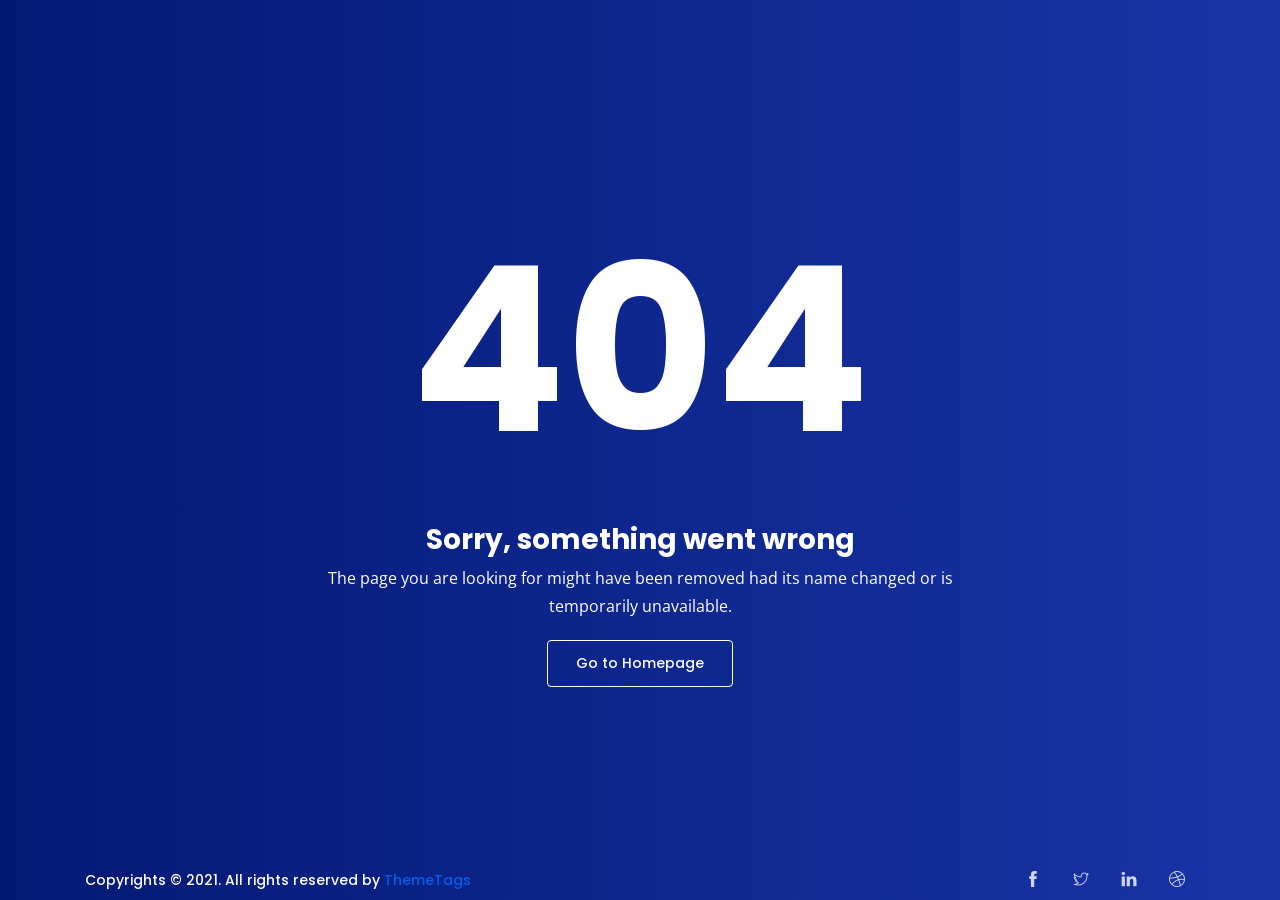
<file: reporte.html>
<!DOCTYPE html>
<html lang="en">

<head>
    <meta charset="utf-8">
    <meta name="viewport" content="width=device-width, initial-scale=1, shrink-to-fit=no">
    <meta http-equiv="X-UA-Compatible" content="ie=edge">

    <!-- SEO Meta description -->
    <meta name="description" content="Hostlar hosting template designed for all web hosting, business, multi purpose, domain sale websites, online business, personal hosting company and similar sites and many more.">
    <meta name="author" content="ThemeTags">

    <!-- OG Meta Tags to improve the way the post looks when you share the page on LinkedIn, Facebook, Google+ -->
    <meta property="og:site_name" content="" /> <!-- website name -->
    <meta property="og:site" content="" /> <!-- website link -->
    <meta property="og:title" content="" /> <!-- title shown in the actual shared post -->
    <meta property="og:description" content="" /> <!-- description shown in the actual shared post -->
    <meta property="og:image" content="" /> <!-- image link, make sure it's jpg -->
    <meta property="og:url" content="" /> <!-- where do you want your post to link to -->
    <meta property="og:type" content="article" />

    <!--favicon icon-->
    <link rel="icon" href="assets/img/favicon.png" type="image/png" sizes="16x16">

    <!--google fonts-->
    <link href="https://fonts.googleapis.com/css2?family=Open+Sans:wght@400;500;600&family=Poppins:wght@400;500;600;700&display=swap" rel="stylesheet">

    <!--title-->
    <title>REPORTE</title>

    <!--build:css-->
    <link rel="stylesheet" href="assets/css/main.css">
    <!-- endbuild -->
    <link rel="stylesheet" href="assets/css/custom.css">
</head>

<body>

    <!--loader start-->
    <div id="preloader">
        <div class="loader1">
            <span></span>
            <span></span>
            <span></span>
            <span></span>
            <span></span>
        </div>
    </div>
    <!--loader end-->
    <div class="main">

        <section class="gradient-overlay ptb-100 height-lg-100vh d-flex align-items-center" style="background: url('assets/img/hero-bg-4.jpg')no-repeat center center / cover">
            <div class="container">
                <div class="row align-items-center justify-content-center">
                    <div class="col-md-9 col-lg-7">
                        <div class="error-content text-center text-white">
                            <div class="notfound-404">
                                <h1 class="text-white">404</h1>
                            </div>
                            <h3 class="text-white">Sorry, something went wrong</h3>
                            <p>The page you are looking for might have been removed had its name changed or is temporarily
                                unavailable.</p><a class="btn outline-white-btn" href="index.html">Go to Homepage</a>
                        </div>
                    </div>
                </div>
            </div>
        </section>

    </div>

    <!--footer section start-->
    <footer class="bg-transparent position-relative d-none d-md-block d-lg-block">
        <!--footer copyright start-->
        <div class="footer-bottom bottom-sticky-footer py-3">
            <div class="container">
                <div class="row align-items-center justify-content-between">
                    <div class="col-md-5 col-lg-5">
                        <p class="copyright-text pb-0 mb-0 text-white">Copyrights © 2021. All
                            rights reserved by
                            <a href="https://themeforest.net/user/themetags" target="_blank">ThemeTags</a>
                        </p>
                    </div>
                    <div class="col-md-7 col-lg-6">
                        <div class="social-nav text-right">
                            <ul class="list-unstyled social-list mb-0">
                                <li class="list-inline-item tooltip-hover">
                                    <a href="#" class="rounded"><span
                                            class="ti-facebook"></span></a>
                                    <div class="tooltip-item">Facebook</div>
                                </li>
                                <li class="list-inline-item tooltip-hover"><a href="#" class="rounded"><span
                                        class="ti-twitter"></span></a>
                                    <div class="tooltip-item">Twitter</div>
                                </li>
                                <li class="list-inline-item tooltip-hover"><a href="#" class="rounded"><span
                                        class="ti-linkedin"></span></a>
                                    <div class="tooltip-item">Linkedin</div>
                                </li>
                                <li class="list-inline-item tooltip-hover"><a href="#" class="rounded"><span
                                        class="ti-dribbble"></span></a>
                                    <div class="tooltip-item">Dribbble</div>
                                </li>
                            </ul>
                        </div>
                    </div>
                </div>
            </div>
        </div>
        <!--footer copyright end-->
    </footer>
    <!--footer section end-->
    <!--bottom to top button start-->
    <button class="scroll-top scroll-to-target" data-target="html">
        <span class="ti-rocket"></span>
    </button>
    <!--bottom to top button end-->
    <!--build:js-->
    <script src="assets/js/vendors/jquery-3.5.1.min.js"></script>
    <script src="assets/js/vendors/bootstrap.bundle.min.js"></script>
    <script src="assets/js/vendors/bootstrap-slider.min.js"></script>
    <script src="assets/js/vendors/jquery.countdown.min.js"></script>
    <script src="assets/js/vendors/jquery.easing.min.js"></script>
    <script src="assets/js/vendors/owl.carousel.min.js"></script>
    <script src="assets/js/vendors/validator.min.js"></script>
    <script src="assets/js/vendors/jquery.waypoints.min.js"></script>
    <script src="assets/js/vendors/jquery.rcounterup.js"></script>
    <script src="assets/js/vendors/magnific-popup.min.js"></script>
    <script src="assets/js/vendors/hs.megamenu.js"></script>
    <script src="assets/js/app.js"></script>
    <!--endbuild-->
</body>

</html>
</file>
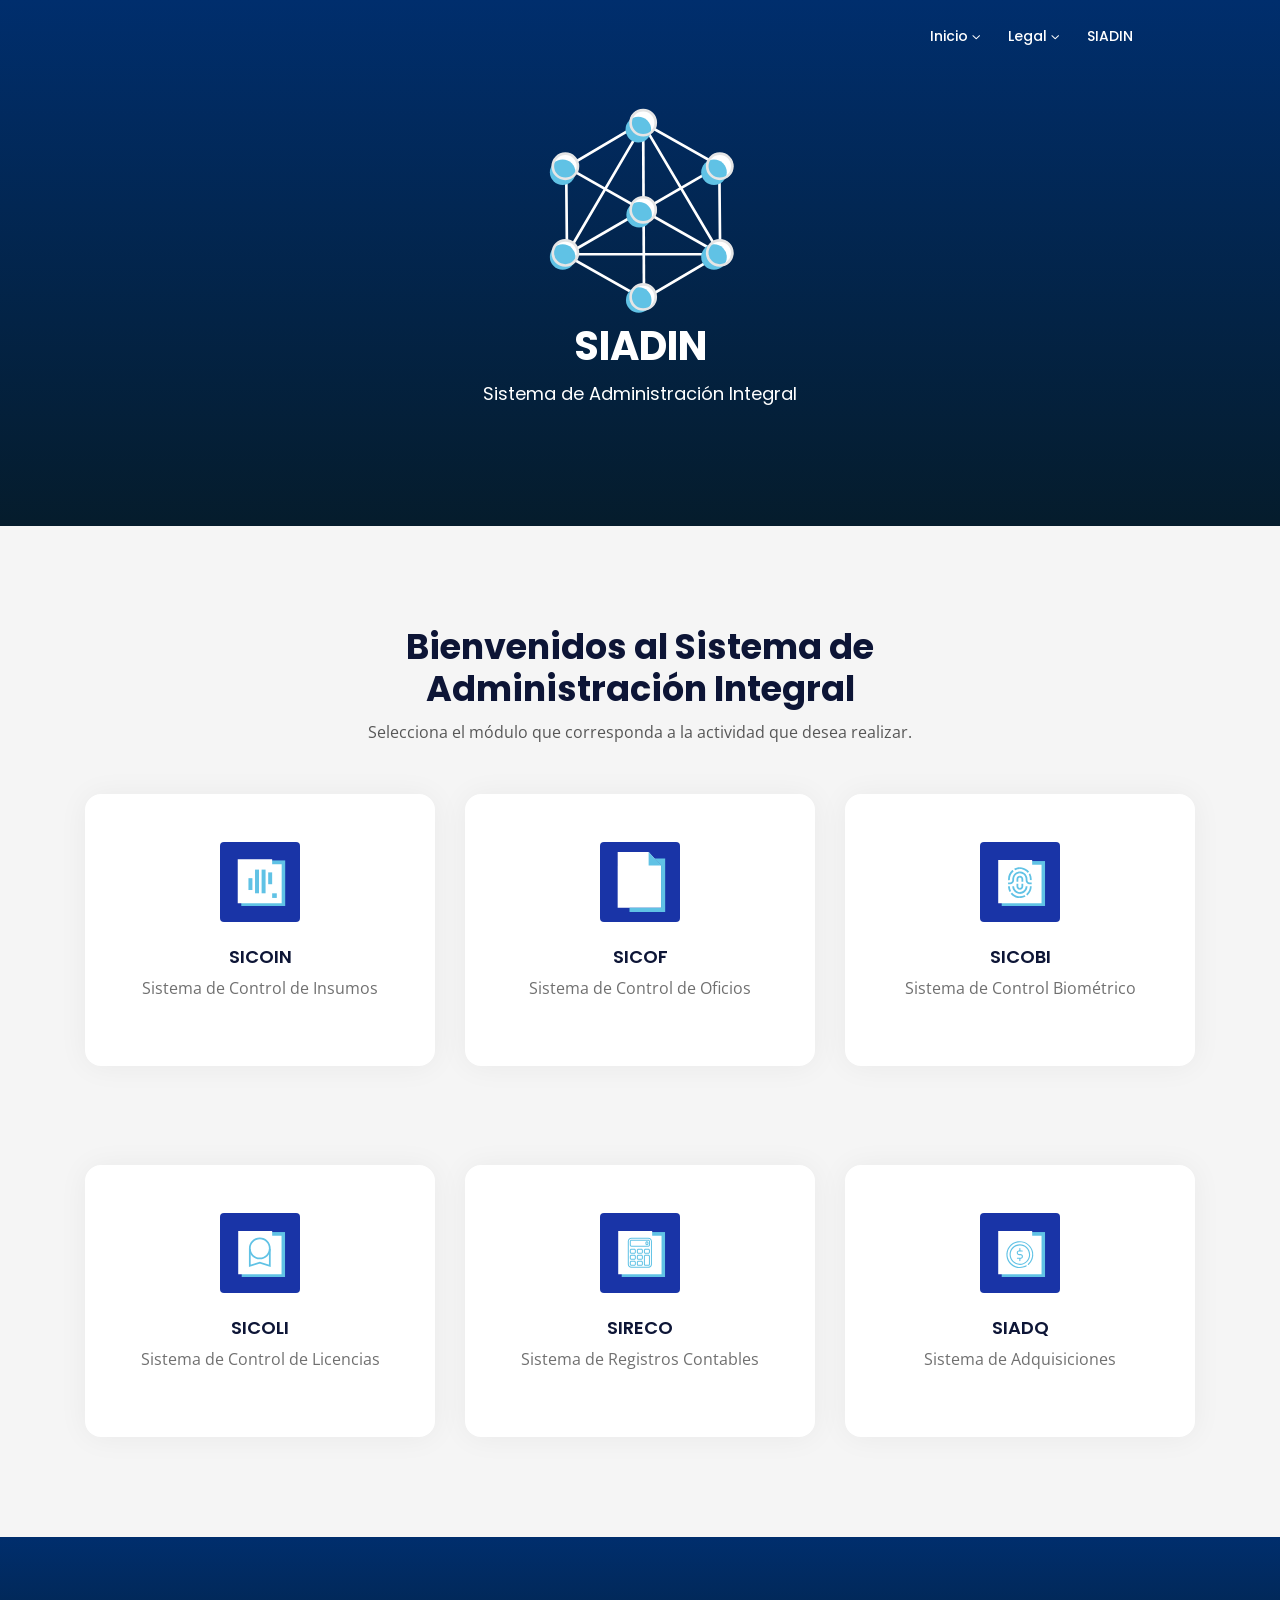
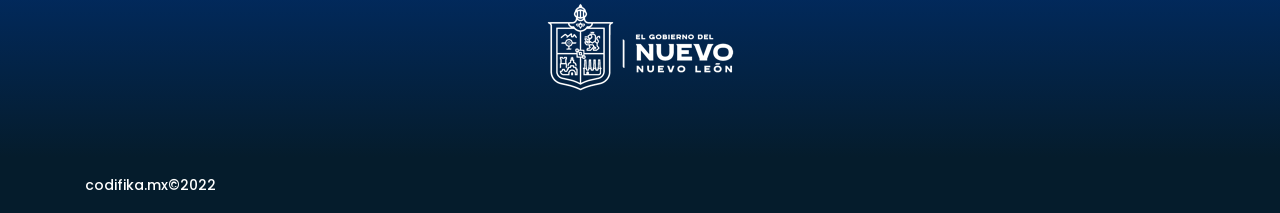
<file: siadin.html>
<!DOCTYPE html>
<html lang="en">

<head>
    <meta charset="utf-8">
    <meta name="viewport" content="width=device-width, initial-scale=1, shrink-to-fit=no">
    <meta http-equiv="X-UA-Compatible" content="ie=edge">

    <!-- SEO Meta description -->
    <meta name="description" content="Hostlar hosting template designed for all web hosting, business, multi purpose, domain sale websites, online business, personal hosting company and similar sites and many more.">
    <meta name="author" content="ThemeTags">

    <!-- OG Meta Tags to improve the way the post looks when you share the page on LinkedIn, Facebook, Google+ -->
    <meta property="og:site_name" content="" /> <!-- website name -->
    <meta property="og:site" content="" /> <!-- website link -->
    <meta property="og:title" content="" /> <!-- title shown in the actual shared post -->
    <meta property="og:description" content="" /> <!-- description shown in the actual shared post -->
    <meta property="og:image" content="" /> <!-- image link, make sure it's jpg -->
    <meta property="og:url" content="" /> <!-- where do you want your post to link to -->
    <meta property="og:type" content="article" />

    <!--favicon icon-->
    <link rel="icon" href="assets/img/favicon.png" type="image/png" sizes="16x16">

    <!--google fonts-->
    <link href="https://fonts.googleapis.com/css2?family=Open+Sans:wght@400;500;600&family=Poppins:wght@400;500;600;700&display=swap" rel="stylesheet">

    <!--title-->
    <title>Colegio Militarizado</title>

    <!--build:css-->
    <link rel="stylesheet" href="assets/css/main.css">
    <!-- endbuild -->
    <link rel="stylesheet" href="assets/css/custom.css">
</head>

<body>

    <!--loader start-->
    <div id="preloader">
        <div class="loader1">
            <span></span>
            <span></span>
            <span></span>
            <span></span>
            <span></span>
        </div>
    </div>
    <!--loader end-->
     <!--header section start-->
     <header id="header" class="header-main headroom">

        <!--main header menu start-->
        <div id="logoAndNav" class="main-header-menu-wrap bg-transparent">
            <div class="container">
                <nav class="js-mega-menu navbar navbar-expand-md header-nav">


                    <!--responsive toggle button start-->
                    <button type="button" class="navbar-toggler btn" aria-expanded="false" aria-controls="navBar" data-toggle="collapse" data-target="#navBar">
                        <span id="hamburgerTrigger">
                          <span class="fas fa-bars"></span>
                        </span>
                    </button>
                    <!--responsive toggle button end-->

                    <!--main menu start-->
                    <div id="navBar" class="collapse navbar-collapse">
                        <ul class="navbar-nav ml-auto main-navbar-nav mr-5">
                            
                            <!--home start-->
                            <li class="nav-item hs-has-mega-menu custom-nav-item" data-max-width="360px" data-position="right">
                                <a id="supportMegaMenu" class="nav-link custom-nav-link main-link-toggle" href="JavaScript:Void(0);" aria-haspopup="true" aria-expanded="false">Inicio</a>
                                <!--support submenu start-->
                                <div class="hs-mega-menu main-sub-menu" aria-labelledby="supportMegaMenu" style="min-width: 330px;">

                                    <!--menu title with subtitle and icon item start-->
                                    <div class="title-with-icon-item">
                                        <a class="title-with-icon-link" href="#">
                                            <div class="media align-items-center">
                                                <img class="menu-titile-icon" src="assets/img/chat.svg" alt="SVG">
                                                <div class="media-body">
                                                    <span class="u-header__promo-title">Admisiones</span>
                                                    <small class="u-header__promo-text">Inscripción 2022
                                                    </small>
                                                </div>
                                            </div>
                                        </a>
                                    </div>
                                    <!--menu title with subtitle and icon item end-->

                                    <!--menu title with subtitle and icon item start-->
                                    <div class="title-with-icon-item">
                                        <a class="title-with-icon-link" href="#">
                                            <div class="media align-items-center">
                                                <img class="menu-titile-icon" src="assets/img/support.svg" alt="SVG">
                                                <div class="media-body">
                                                    <span class="u-header__promo-title">Oferta Educativa</span>
                                                    <small class="u-header__promo-text">Uneté a nuestra comunidad</small>
                                                </div>
                                            </div>
                                        </a>
                                    </div>
                                    <!--menu title with subtitle and icon item end-->
                                    <!--menu title with subtitle and icon item start-->
                                    <div class="title-with-icon-item">
                                        <a class="title-with-icon-link" href="#">
                                            <div class="media align-items-center">
                                                <img class="menu-titile-icon" src="assets/img/data-services.svg" alt="SVG">
                                                <div class="media-body">
                                                    <span class="u-header__promo-title">Planteles</span>
                                                    <small class="u-header__promo-text">Ubicación de planteles</small>
                                                </div>
                                            </div>
                                        </a>
                                    </div>
                                    <!--menu title with subtitle and icon item end-->
                                    <!--menu title with subtitle and icon item start-->
                                    <div class="title-with-icon-item">
                                        <a class="title-with-icon-link" href="#">
                                            <div class="media align-items-center">
                                                <img class="menu-titile-icon" src="assets/img/time.svg" alt="SVG">
                                                <div class="media-body">
                                                    <span class="u-header__promo-title">Convenios</span>
                                                    <small class="u-header__promo-text">Instituciones Externas</small>
                                                </div>
                                            </div>
                                        </a>
                                    </div>
                                    <!--menu title with subtitle and icon item end-->

                                    <!--submenu footer start-->
                                    <div class="u-header__promo-footer">
                                        <!-- List -->
                                        <div class="row no-gutters">
                                      
                                            <div class="col-6 u-header__promo-footer-ver-divider">
                                                <div class="u-header__promo-footer-item">
                                                    <small class="text-muted d-block">Tienes dudas?</small>
                                                    <a class="small" href="#">
                                                        Contactanos
                                                    </a>
                                                </div>
                                            </div>
                                        </div>
                                        <!-- End List -->
                                    </div>
                                    <!--submenu footer end-->
                                </div>
                                <!--support submenu end-->
                            </li>
                            <!--home end-->

                            <!--support start-->
                            <li class="nav-item hs-has-mega-menu custom-nav-item" data-max-width="360px" data-position="right">
                                <a id="supportMegaMenu" class="nav-link custom-nav-link main-link-toggle" href="JavaScript:Void(0);" aria-haspopup="true" aria-expanded="false">Legal</a>
                                <!--support submenu start-->
                                <div class="hs-mega-menu main-sub-menu" aria-labelledby="supportMegaMenu" style="min-width: 330px;">

                                    <!--menu title with subtitle and icon item start-->
                                    <div class="title-with-icon-item">
                                        <a class="title-with-icon-link" href="#">
                                            <div class="media align-items-center">
                                                <img class="menu-titile-icon" src="assets/img/support.svg" alt="SVG">
                                                <div class="media-body">
                                                    <span class="u-header__promo-title">Legalidad</span>
                                                    <small class="u-header__promo-text">Área Jurídica</small>
                                                </div>
                                            </div>
                                        </a>
                                    </div>
                                    <!--menu title with subtitle and icon item end-->
                                    <!--menu title with subtitle and icon item start-->
                                    <div class="title-with-icon-item">
                                        <a class="title-with-icon-link" href="#">
                                            <div class="media align-items-center">
                                                <img class="menu-titile-icon" src="assets/img/data-services.svg" alt="SVG">
                                                <div class="media-body">
                                                    <span class="u-header__promo-title">Reglamento Interior</span>
                                                    <small class="u-header__promo-text">Reglamentación y Ordenamiento</small>
                                                </div>
                                            </div>
                                        </a>
                                    </div>
                                    <!--menu title with subtitle and icon item end-->
                                    <!--menu title with subtitle and icon item start-->
                                    <div class="title-with-icon-item">
                                        <a class="title-with-icon-link" href="#">
                                            <div class="media align-items-center">
                                                <img class="menu-titile-icon" src="assets/img/time.svg" alt="SVG">
                                                <div class="media-body">
                                                    <span class="u-header__promo-title">Transparencia</span>
                                                    <small class="u-header__promo-text">Monitoring and secure</small>
                                                </div>
                                            </div>
                                        </a>
                                    </div>
                                    <!--menu title with subtitle and icon item end-->
                                    <!--menu title with subtitle and icon item start-->
                                    <div class="title-with-icon-item">
                                        <a class="title-with-icon-link" href="https://transparencia.nl.gob.mx/site/consulta?fi=MjAxNy0xLTE=&ff=MjAyMS0xLTI4&dep=Q0JN">
                                            <div class="media align-items-center">
                                                <img class="menu-titile-icon" src="assets/img/time.svg" alt="SVG">
                                                <div class="media-body">
                                                    <span class="u-header__promo-title">SIET</span>
                                                    <small class="u-header__promo-text">Sistema Estatal de Transparencia</small>
                                                </div>
                                            </div>
                                        </a>
                                    </div>
                                    <!--menu title with subtitle and icon item end-->
                                    <!--menu title with subtitle and icon item start-->
                                    <div class="title-with-icon-item">
                                        <a class="title-with-icon-link" href="https://buscador.plataformadetransparencia.org.mx/en/buscadornacional?buscador=colegio%20de%20bachilleres%20militarizado&coleccion=5">
                                            <div class="media align-items-center">
                                                <img class="menu-titile-icon" src="assets/img/time.svg" alt="SVG">
                                                <div class="media-body">
                                                    <span class="u-header__promo-title">PNT</span>
                                                    <small class="u-header__promo-text">Plataforma Nacional de Transparencia</small>
                                                </div>
                                            </div>
                                        </a>
                                    </div>
                                    <!--menu title with subtitle and icon item end-->

                                   
                                </div>
                                <!--support submenu end-->
                            </li>
                            <!--support end-->
                            <li class="nav-item hs-has-mega-menu custom-nav-item" data-max-width="360px" data-position="right">
                                <a id="supportMegaMenu" class="nav-link custom-nav-link " href="siadin.html" aria-haspopup="true" aria-expanded="false">SIADIN</a>
                            </li>

                        <!-- </ul> -->
                    <!-- </div> -->
                    <!--main menu end-->
                </nav>
            </div>
        </div>
        <!--main header menu end-->
    </header>
    <!--header section end-->
    <div class="main">

        <!--page header section start-->
        <section class="page-header-section ptb-100 footer-color">
            <div class="container">
                <div class="row align-items-center">
                    <div class="col-md-12 col-lg-12">
                        <div class="page-header-content text-white text-center">
                            <img src="assets/img/sinad.svg" alt="" style="width: 20%;" class="rotate">
                            <h1 class="text-white mb-2">SIADIN</h1>
                            <p class="lead">Sistema de Administración Integral </p>
                        </div>
                    </div>
                </div>
            </div>
        </section>
        <!--page header section end-->
       
        <!--our help center section start-->
        <section class="our-help-center pt-100 bg-gray-dark">
            <div class="container pb-100">
                <div class="row justify-content-center">
                    <div class="col-md-9 col-lg-8">
                        <div class="section-heading text-center mb-5">
                            <h2>Bienvenidos al Sistema de Administración Integral</h2>
                            <p>Selecciona el módulo que corresponda a la actividad que desea realizar.</p>
                        </div>
                    </div>
                </div>

                <!--help promo row start-->
                <div class="row">
                    <div class="col-md-4 col-lg-4">
                        <a href="sicoin.html">
                                <div class="single-promo-2 custom-shadow single-promo-hover rounded-custom text-center white-bg p-5 h-100 d-flex flex-column justify-content-center align-items-center">
                                    <div style="height: 80px; width: 80px;" class="bg-modulos rounded">
                                        <img src="assets/img/sicoin.svg" alt="" style="width: 80px;">
                                    </div>
                                    <h5 class="pt-4">SICOIN</h5>
                                    <p>Sistema de Control de Insumos</p>
                                </div>
                        </a>
                    </div>

                    <div class="col-md-4 col-lg-4">
                        <a href="sicof.html">
                                <div class="single-promo-2 custom-shadow single-promo-hover rounded-custom text-center white-bg p-5 h-100 d-flex flex-column justify-content-center align-items-center">
                                    <div style="height: 80px; width: 80px;" class="bg-modulos rounded">
                                        <img src="assets/img/sicof.svg" alt="" style="width: 80px;">
                                    </div>
                                    <h5 class="pt-4">SICOF</h5>
                                    <p>Sistema de Control de Oficios</p>
                                </div>
                        </a>
                    </div>  

                    <div class="col-md-4 col-lg-4">
                    <a href="sicobi.html">
                            <div class="single-promo-2 custom-shadow single-promo-hover rounded-custom text-center white-bg p-5 h-100 d-flex flex-column justify-content-center align-items-center">
                                <div style="height: 80px; width: 80px;" class="bg-modulos rounded">
                                    <img src="assets/img/sicobi.svg" alt="" style="width: 80px;">
                                </div>
                                <h5 class="pt-4">SICOBI</h5>
                                <p>Sistema de Control Biométrico</p>
                            </div>
                    </a>
                    </div>
          
                   

                    </div>
                    <div class="row pt-100">
                        <div class="col-md-4 col-lg-4">
                            <a href="sicoli.html">
                                    <div class="single-promo-2 custom-shadow single-promo-hover rounded-custom text-center white-bg p-5 h-100 d-flex flex-column justify-content-center align-items-center">
                                        <div style="height: 80px; width: 80px;" class="bg-modulos rounded">
                                            <img src="assets/img/sicoli.svg" alt="" style="width: 80px;">
                                        </div>
                                        <h5 class="pt-4">SICOLI</h5>
                                        <p>Sistema de Control de Licencias</p>
                                    </div>
                            </a>
                            </div>
                            <div class="col-md-4 col-lg-4">
                            <a href="sireco.html">
                                    <div class="single-promo-2 custom-shadow single-promo-hover rounded-custom text-center white-bg p-5 h-100 d-flex flex-column justify-content-center align-items-center">
                                        <div style="height: 80px; width: 80px;" class="bg-modulos rounded">
                                            <img src="assets/img/sireco.svg" alt="" style="width: 80px;">
                                        </div>
                                        <h5 class="pt-4">SIRECO</h5>
                                        <p>Sistema de Registros Contables</p>
                                    </div>
                            </a>
                            </div>
                            <div class="col-md-4 col-lg-4">
                            <a href="siadq.html">
                                    <div class="single-promo-2 custom-shadow single-promo-hover rounded-custom text-center white-bg p-5 h-100 d-flex flex-column justify-content-center align-items-center">
                                        <div style="height: 80px; width: 80px;" class="bg-modulos rounded">
                                            <img src="assets/img/siadq.svg" alt="" style="width: 80px;">
                                        </div>
                                        <h5 class="pt-4">SIADQ</h5>
                                        <p>Sistema de Adquisiciones</p>
                                    </div>
                            </a>
                            </div>
                    </div>
                </div>
                <!--help promo row end-->

      <!--footer section start-->
      <footer class="footer-section">
        <!--footer top start-->
        <div class="footer-top footer-color">
            <div class="container">
                <div class="row">
                    <div class="col-md-12 d-flex justify-content-center">
                        <img src="assets\img\logo-nl.png" alt="">
                    </div>
                </div>
            </div>
        </div>
        <!--footer top end-->

        <!--footer copyright start-->
        <div class="footer-bottom py-3 text-white footer-bottom-color">
            <div class="container">
                <div class="row align-items-center justify-content-between">
                    <div class="col-md-5 col-lg-5">
                        <p class="copyright-text pb-0 mb-0">codifika.mx©2022<a href="https://themeforest.net/user/themetags" target="_blank"></a>
                        </p>
                    </div>
     
                </div>
            </div>
        </div>
        <!--footer copyright end-->
    </footer>
    <!--footer section end-->
    <!--bottom to top button start-->
    <button class="scroll-top scroll-to-target" data-target="html">
        <span class="ti-rocket"></span>
    </button>
    <!--bottom to top button end-->
    <!--build:js-->
    <script src="assets/js/vendors/jquery-3.5.1.min.js"></script>
    <script src="assets/js/vendors/bootstrap.bundle.min.js"></script>
    <script src="assets/js/vendors/bootstrap-slider.min.js"></script>
    <script src="assets/js/vendors/jquery.countdown.min.js"></script>
    <script src="assets/js/vendors/jquery.easing.min.js"></script>
    <script src="assets/js/vendors/owl.carousel.min.js"></script>
    <script src="assets/js/vendors/validator.min.js"></script>
    <script src="assets/js/vendors/jquery.waypoints.min.js"></script>
    <script src="assets/js/vendors/jquery.rcounterup.js"></script>
    <script src="assets/js/vendors/magnific-popup.min.js"></script>
    <script src="assets/js/vendors/hs.megamenu.js"></script>
    <script src="assets/js/app.js"></script>
    <!--endbuild-->
</body>

</html>
</file>
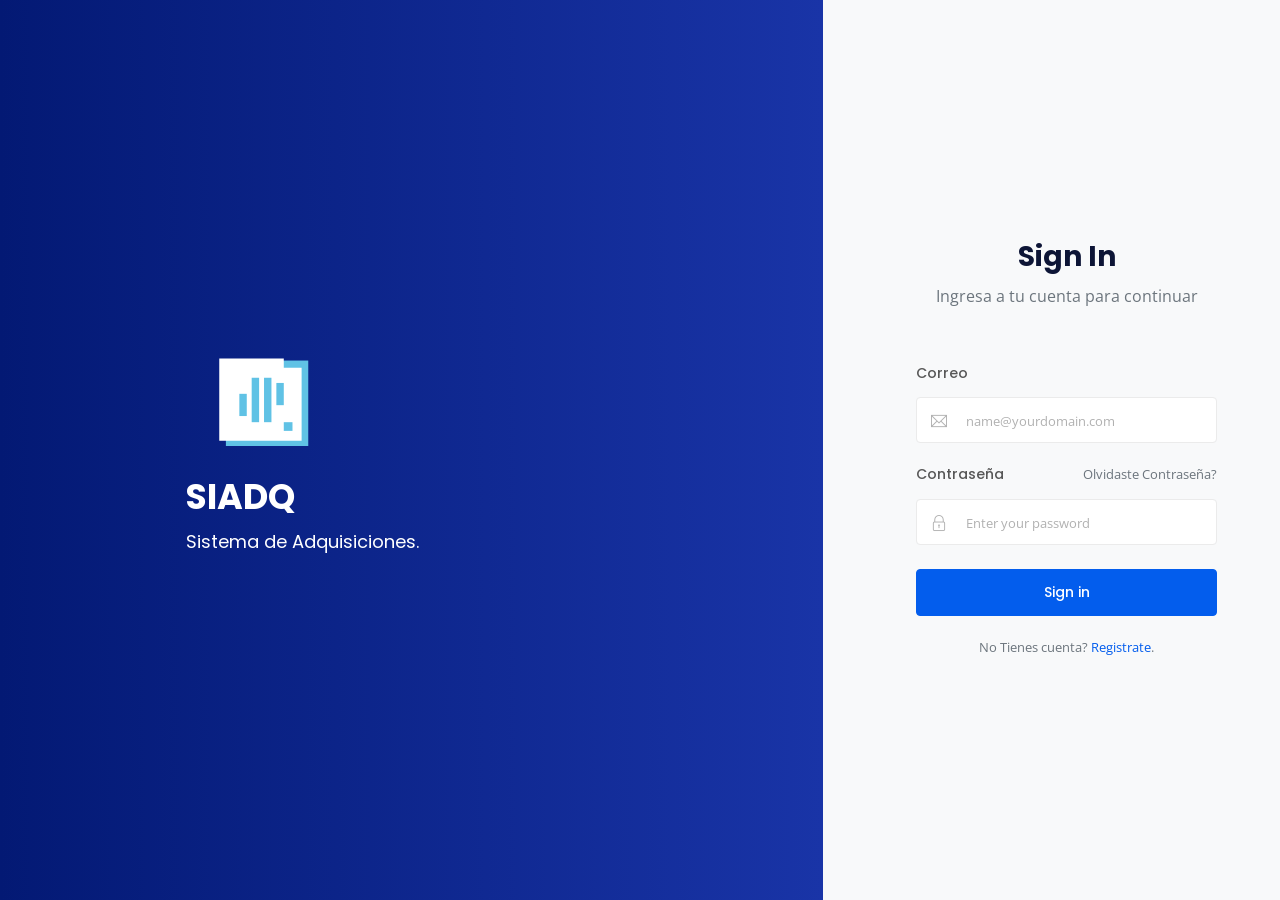
<file: siadq.html>
<!DOCTYPE html>
<html lang="en">

<head>
    <meta charset="utf-8">
    <meta name="viewport" content="width=device-width, initial-scale=1, shrink-to-fit=no">
    <meta http-equiv="X-UA-Compatible" content="ie=edge">

    <!-- SEO Meta description -->
    <meta name="description" content="Hostlar hosting template designed for all web hosting, business, multi purpose, domain sale websites, online business, personal hosting company and similar sites and many more.">
    <meta name="author" content="ThemeTags">

    <!-- OG Meta Tags to improve the way the post looks when you share the page on LinkedIn, Facebook, Google+ -->
    <meta property="og:site_name" content="" /> <!-- website name -->
    <meta property="og:site" content="" /> <!-- website link -->
    <meta property="og:title" content="" /> <!-- title shown in the actual shared post -->
    <meta property="og:description" content="" /> <!-- description shown in the actual shared post -->
    <meta property="og:image" content="" /> <!-- image link, make sure it's jpg -->
    <meta property="og:url" content="" /> <!-- where do you want your post to link to -->
    <meta property="og:type" content="article" />

    <!--favicon icon-->
    <link rel="icon" href="assets/img/favicon.png" type="image/png" sizes="16x16">

    <!--google fonts-->
    <link href="https://fonts.googleapis.com/css2?family=Open+Sans:wght@400;500;600&family=Poppins:wght@400;500;600;700&display=swap" rel="stylesheet">

    <!--title-->
    <title>Login Simple - Hosting Provider with WHMCS Template</title>

    <!--build:css-->
    <link rel="stylesheet" href="assets/css/main.css">
    <!-- endbuild -->
    <link rel="stylesheet" href="assets/css/custom.css">
</head>

<body>

    <!--loader start-->
    <div id="preloader">
        <div class="loader1">
            <span></span>
            <span></span>
            <span></span>
            <span></span>
            <span></span>
        </div>
    </div>
    <!--loader end-->

    <div class="main">
        <section class="gray-light-bg">
            <div class="container-fluid">
                <div class="row align-items-center justify-content-between">
                    <div class="col-12 col-md-7 col-lg-6 col-xl-8 d-none d-lg-block">
                        <!-- Image -->
                        <div class="bg-cover height-lg-100vh ml-n3 gradient-overlay" style="background-image: url('assets/img/hero-bg-1.jpg');">
                            <div class="position-absolute login-signup-content">
                                <div class="position-relative text-white col-md-12 col-lg-7">
                                    <img src="assets/img/sicoin.svg" alt="" height="150px">
                                    <h2 class="text-white">SIADQ</h2>
                                    <p class="lead">Sistema de Adquisiciones.</p>
                                </div>
                            </div>
                        </div>
                    </div>
                    <div class="col-12 col-md-6 col-lg-6 col-xl-4">
                        <div class="login-signup-wrap px-4 px-lg-5 my-5">
                            <div class="mb-5 text-center">
                                <h5 class="h3">Sign In</h5>
                                <p class="text-muted mb-0">Ingresa a tu cuenta para continuar</p>
                            </div>
                            <!--login form-->
                            <form class="login-signup-form">
                                <div class="form-group">
                                    <label class="pb-1">Correo</label>
                                    <div class="input-group input-group-merge">
                                        <div class="input-icon">
                                            <span class="ti-email color-primary"></span>
                                        </div>
                                        <input type="email" class="form-control" placeholder="name@yourdomain.com">
                                    </div>
                                </div>
                                <!-- Password -->
                                <div class="form-group">
                                    <div class="row">
                                        <div class="col">
                                            <label class="pb-1">Contraseña</label>
                                        </div>
                                        <div class="col-auto">
                                            <a href="recover-account.html" class="form-text small text-muted">
                                                Olvidaste Contraseña?
                                            </a>
                                        </div>
                                    </div>
                                    <div class="input-group input-group-merge">
                                        <div class="input-icon">
                                            <span class="ti-lock color-primary"></span>
                                        </div>
                                        <input type="password" class="form-control" placeholder="Enter your password">
                                    </div>
                                </div>

                                <!-- Submit -->
                                <button class="btn btn-block primary-solid-btn border-radius mt-4 mb-3">
                                    Sign in
                                </button>

                                <!-- Link -->
                                <p class="text-center">
                                    <small class="text-muted text-center">
                                       No Tienes cuenta? <a href="signup.html">Registrate</a>.
                                    </small>
                                </p>

                            </form>
                        </div>
                    </div>
                </div>
            </div>
        </section>
    </div>
    <!--bottom to top button start-->
    <button class="scroll-top scroll-to-target" data-target="html">
        <span class="ti-rocket"></span>
    </button>
    <!--bottom to top button end-->
    <!--build:js-->
    <script src="assets/js/vendors/jquery-3.5.1.min.js"></script>
    <script src="assets/js/vendors/bootstrap.bundle.min.js"></script>
    <script src="assets/js/vendors/bootstrap-slider.min.js"></script>
    <script src="assets/js/vendors/jquery.countdown.min.js"></script>
    <script src="assets/js/vendors/jquery.easing.min.js"></script>
    <script src="assets/js/vendors/owl.carousel.min.js"></script>
    <script src="assets/js/vendors/validator.min.js"></script>
    <script src="assets/js/vendors/jquery.waypoints.min.js"></script>
    <script src="assets/js/vendors/jquery.rcounterup.js"></script>
    <script src="assets/js/vendors/magnific-popup.min.js"></script>
    <script src="assets/js/vendors/hs.megamenu.js"></script>
    <script src="assets/js/app.js"></script>
    <!--endbuild-->
</body>

</html>
</file>
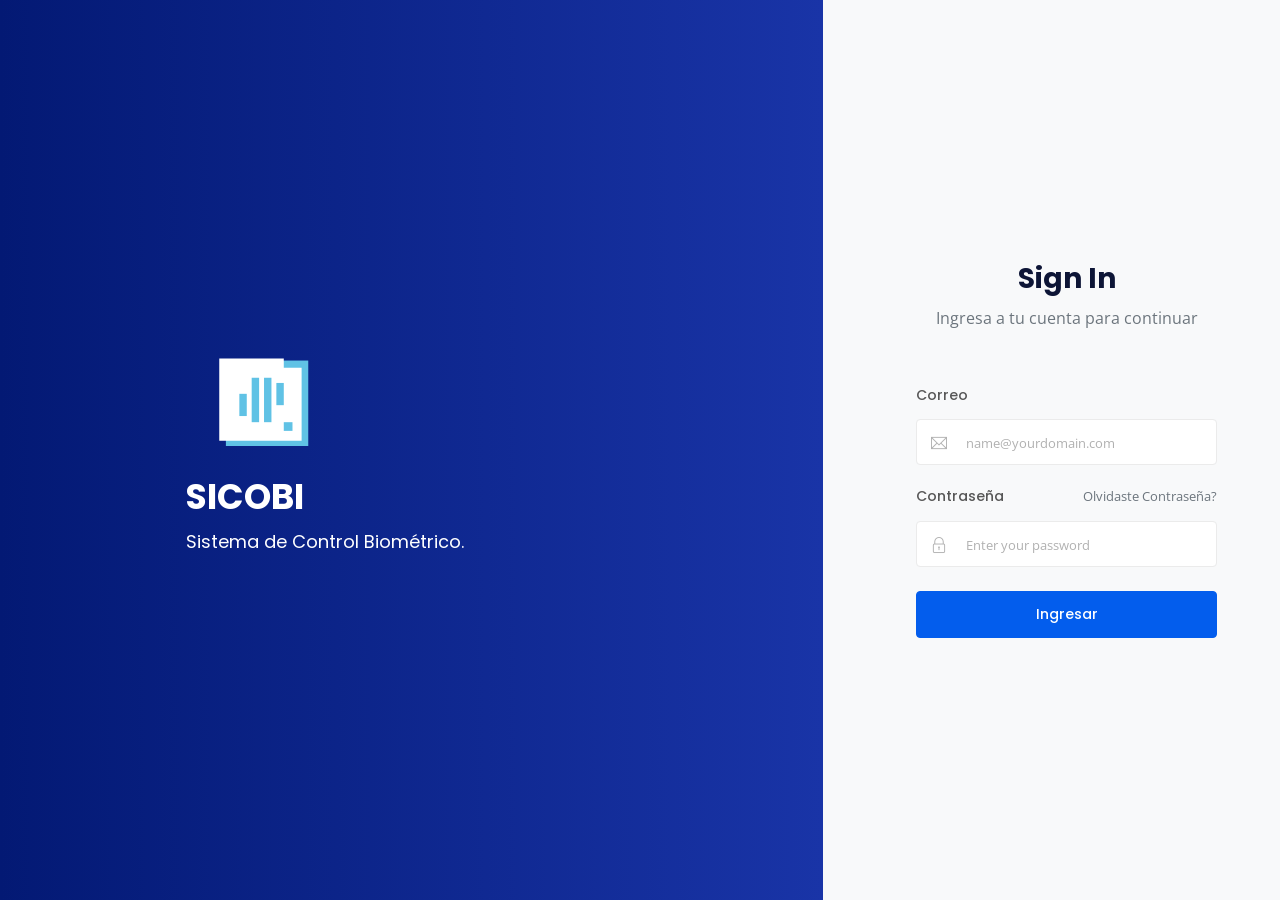
<file: sicobi.html>
<!DOCTYPE html>
<html lang="en">

<head>
    <meta charset="utf-8">
    <meta name="viewport" content="width=device-width, initial-scale=1, shrink-to-fit=no">
    <meta http-equiv="X-UA-Compatible" content="ie=edge">

    <!-- SEO Meta description -->
    <meta name="description" content="Hostlar hosting template designed for all web hosting, business, multi purpose, domain sale websites, online business, personal hosting company and similar sites and many more.">
    <meta name="author" content="ThemeTags">

    <!-- OG Meta Tags to improve the way the post looks when you share the page on LinkedIn, Facebook, Google+ -->
    <meta property="og:site_name" content="" /> <!-- website name -->
    <meta property="og:site" content="" /> <!-- website link -->
    <meta property="og:title" content="" /> <!-- title shown in the actual shared post -->
    <meta property="og:description" content="" /> <!-- description shown in the actual shared post -->
    <meta property="og:image" content="" /> <!-- image link, make sure it's jpg -->
    <meta property="og:url" content="" /> <!-- where do you want your post to link to -->
    <meta property="og:type" content="article" />

    <!--favicon icon-->
    <link rel="icon" href="assets/img/favicon.png" type="image/png" sizes="16x16">

    <!--google fonts-->
    <link href="https://fonts.googleapis.com/css2?family=Open+Sans:wght@400;500;600&family=Poppins:wght@400;500;600;700&display=swap" rel="stylesheet">

    <!--title-->
    <title>Login Simple - Hosting Provider with WHMCS Template</title>

    <!--build:css-->
    <link rel="stylesheet" href="assets/css/main.css">
    <!-- endbuild -->
    <link rel="stylesheet" href="assets/css/custom.css">
</head>

<body>

    <!--loader start-->
    <div id="preloader">
        <div class="loader1">
            <span></span>
            <span></span>
            <span></span>
            <span></span>
            <span></span>
        </div>
    </div>
    <!--loader end-->

    <div class="main">
        <section class="gray-light-bg">
            <div class="container-fluid">
                <div class="row align-items-center justify-content-between">
                    <div class="col-12 col-md-7 col-lg-6 col-xl-8 d-none d-lg-block">
                        <!-- Image -->
                        <div class="bg-cover height-lg-100vh ml-n3 gradient-overlay" style="background-image: url('assets/img/hero-bg-1.jpg');">
                            <div class="position-absolute login-signup-content">
                                <div class="position-relative text-white col-md-12 col-lg-7">
                                    <img src="assets/img/sicoin.svg" alt="" height="150px">
                                    <h2 class="text-white">SICOBI</h2>
                                    <p class="lead">Sistema de Control Biométrico.</p>
                                </div>
                            </div>
                        </div>
                    </div>
                    <div class="col-12 col-md-6 col-lg-6 col-xl-4">
                        <div class="login-signup-wrap px-4 px-lg-5 my-5">
                            <div class="mb-5 text-center">
                                <h5 class="h3">Sign In</h5>
                                <p class="text-muted mb-0">Ingresa a tu cuenta para continuar</p>
                            </div>
                            <!--login form-->
                            <form class="login-signup-form">
                                <div class="form-group">
                                    <label class="pb-1">Correo</label>
                                    <div class="input-group input-group-merge">
                                        <div class="input-icon">
                                            <span class="ti-email color-primary"></span>
                                        </div>
                                        <input id="username" type="email" class="form-control" placeholder="name@yourdomain.com">
                                    </div>
                                </div>
                                <!-- Password -->
                                <div class="form-group">
                                    <div class="row">
                                        <div class="col">
                                            <label class="pb-1">Contraseña</label>
                                        </div>
                                        <div class="col-auto">
                                            <a href="recover-account.html" class="form-text small text-muted">
                                                Olvidaste Contraseña?
                                            </a>
                                        </div>
                                    </div>
                                    <div class="input-group input-group-merge">
                                        <div class="input-icon">
                                            <span class="ti-lock color-primary"></span>
                                        </div>
                                        <input id="userpassword" type="password" class="form-control" placeholder="Enter your password">
                                    </div>
                                </div>

                                <!-- Submit -->
                                <button class="btn btn-block primary-solid-btn border-radius mt-4 mb-3" type="button" onclick=go()>
                                    Ingresar
                                </button>
                                <div class="alert alert-danger incorrecto d-none" role="alert"> Usuario o Contraseña incorrectos</div>
                            </form>
                        </div>
                    </div>
                </div>
            </div>
        </section>
    </div>
    <!--bottom to top button start-->
    <button class="scroll-top scroll-to-target" data-target="html">
        <span class="ti-rocket"></span>
    </button>
    <!--bottom to top button end-->
    <!--build:js-->
    <script>
        
    function go() {
        if (document.getElementById("username").value=='cbmclaudia.alvarado@gmail.com' && document.getElementById("userpassword").value=='root'){ 
                location.href="sicobi/index.html";
               }else
               {
                document.querySelector(".incorrecto").classList.remove('d-none');
               } 
    }
    </script>
    <script src="assets/js/vendors/jquery-3.5.1.min.js"></script>
    <script src="assets/js/vendors/bootstrap.bundle.min.js"></script>
    <script src="assets/js/vendors/bootstrap-slider.min.js"></script>
    <script src="assets/js/vendors/jquery.countdown.min.js"></script>
    <script src="assets/js/vendors/jquery.easing.min.js"></script>
    <script src="assets/js/vendors/owl.carousel.min.js"></script>
    <script src="assets/js/vendors/validator.min.js"></script>
    <script src="assets/js/vendors/jquery.waypoints.min.js"></script>
    <script src="assets/js/vendors/jquery.rcounterup.js"></script>
    <script src="assets/js/vendors/magnific-popup.min.js"></script>
    <script src="assets/js/vendors/hs.megamenu.js"></script>
    <script src="assets/js/app.js"></script>
    <!--endbuild-->
</body>

</html>
</file>
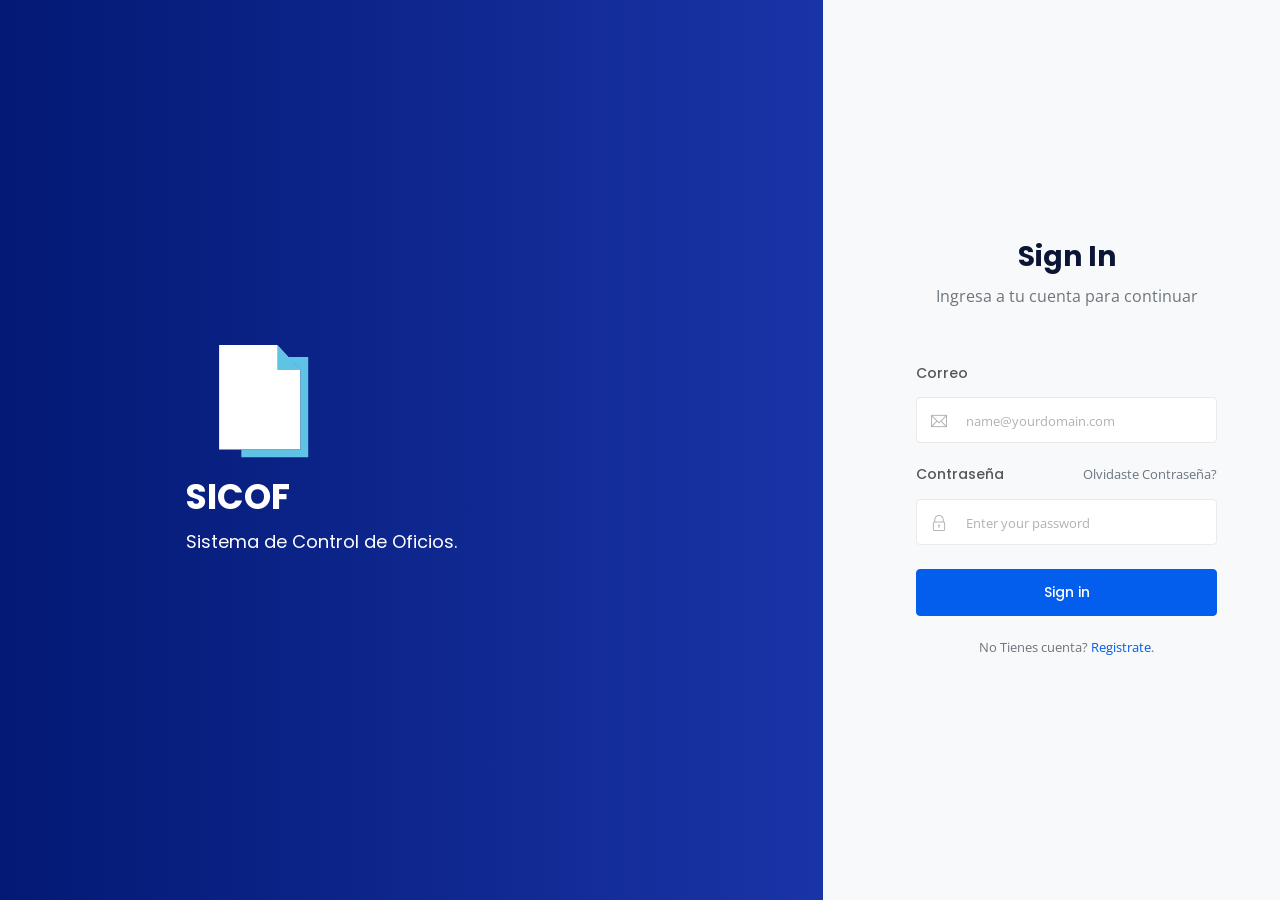
<file: sicof.html>
<!DOCTYPE html>
<html lang="en">

<head>
    <meta charset="utf-8">
    <meta name="viewport" content="width=device-width, initial-scale=1, shrink-to-fit=no">
    <meta http-equiv="X-UA-Compatible" content="ie=edge">

    <!-- SEO Meta description -->
    <meta name="description" content="Hostlar hosting template designed for all web hosting, business, multi purpose, domain sale websites, online business, personal hosting company and similar sites and many more.">
    <meta name="author" content="ThemeTags">

    <!-- OG Meta Tags to improve the way the post looks when you share the page on LinkedIn, Facebook, Google+ -->
    <meta property="og:site_name" content="" /> <!-- website name -->
    <meta property="og:site" content="" /> <!-- website link -->
    <meta property="og:title" content="" /> <!-- title shown in the actual shared post -->
    <meta property="og:description" content="" /> <!-- description shown in the actual shared post -->
    <meta property="og:image" content="" /> <!-- image link, make sure it's jpg -->
    <meta property="og:url" content="" /> <!-- where do you want your post to link to -->
    <meta property="og:type" content="article" />

    <!--favicon icon-->
    <link rel="icon" href="assets/img/favicon.png" type="image/png" sizes="16x16">

    <!--google fonts-->
    <link href="https://fonts.googleapis.com/css2?family=Open+Sans:wght@400;500;600&family=Poppins:wght@400;500;600;700&display=swap" rel="stylesheet">

    <!--title-->
    <title>Login Simple - Hosting Provider with WHMCS Template</title>

    <!--build:css-->
    <link rel="stylesheet" href="assets/css/main.css">
    <!-- endbuild -->
    <link rel="stylesheet" href="assets/css/custom.css">
</head>

<body>

    <!--loader start-->
    <div id="preloader">
        <div class="loader1">
            <span></span>
            <span></span>
            <span></span>
            <span></span>
            <span></span>
        </div>
    </div>
    <!--loader end-->

    <div class="main">
        <section class="gray-light-bg">
            <div class="container-fluid">
                <div class="row align-items-center justify-content-between">
                    <div class="col-12 col-md-7 col-lg-6 col-xl-8 d-none d-lg-block">
                        <!-- Image -->
                        <div class="bg-cover height-lg-100vh ml-n3 gradient-overlay" style="background-image: url('assets/img/hero-bg-1.jpg');">
                            <div class="position-absolute login-signup-content">
                                <div class="position-relative text-white col-md-12 col-lg-7">
                                    <img src="assets/img/sicof.svg" alt="" height="150px">
                                    <h2 class="text-white">SICOF</h2>
                                    <p class="lead">Sistema de Control de Oficios.</p>
                                </div>
                            </div>
                        </div>
                    </div>
                    <div class="col-12 col-md-6 col-lg-6 col-xl-4">
                        <div class="login-signup-wrap px-4 px-lg-5 my-5">
                            <div class="mb-5 text-center">
                                <h5 class="h3">Sign In</h5>
                                <p class="text-muted mb-0">Ingresa a tu cuenta para continuar</p>
                            </div>
                            <!--login form-->
                            <form class="login-signup-form">
                                <div class="form-group">
                                    <label class="pb-1">Correo</label>
                                    <div class="input-group input-group-merge">
                                        <div class="input-icon">
                                            <span class="ti-email color-primary"></span>
                                        </div>
                                        <input type="email" class="form-control" placeholder="name@yourdomain.com">
                                    </div>
                                </div>
                                <!-- Password -->
                                <div class="form-group">
                                    <div class="row">
                                        <div class="col">
                                            <label class="pb-1">Contraseña</label>
                                        </div>
                                        <div class="col-auto">
                                            <a href="recover-account.html" class="form-text small text-muted">
                                                Olvidaste Contraseña?
                                            </a>
                                        </div>
                                    </div>
                                    <div class="input-group input-group-merge">
                                        <div class="input-icon">
                                            <span class="ti-lock color-primary"></span>
                                        </div>
                                        <input type="password" class="form-control" placeholder="Enter your password">
                                    </div>
                                </div>

                                <!-- Submit -->
                                <button class="btn btn-block primary-solid-btn border-radius mt-4 mb-3">
                                    Sign in
                                </button>

                                <!-- Link -->
                                <p class="text-center">
                                    <small class="text-muted text-center">
                                       No Tienes cuenta? <a href="signup.html">Registrate</a>.
                                    </small>
                                </p>

                            </form>
                        </div>
                    </div>
                </div>
            </div>
        </section>
    </div>
    <!--bottom to top button start-->
    <button class="scroll-top scroll-to-target" data-target="html">
        <span class="ti-rocket"></span>
    </button>
    <!--bottom to top button end-->
    <!--build:js-->
    <script src="assets/js/vendors/jquery-3.5.1.min.js"></script>
    <script src="assets/js/vendors/bootstrap.bundle.min.js"></script>
    <script src="assets/js/vendors/bootstrap-slider.min.js"></script>
    <script src="assets/js/vendors/jquery.countdown.min.js"></script>
    <script src="assets/js/vendors/jquery.easing.min.js"></script>
    <script src="assets/js/vendors/owl.carousel.min.js"></script>
    <script src="assets/js/vendors/validator.min.js"></script>
    <script src="assets/js/vendors/jquery.waypoints.min.js"></script>
    <script src="assets/js/vendors/jquery.rcounterup.js"></script>
    <script src="assets/js/vendors/magnific-popup.min.js"></script>
    <script src="assets/js/vendors/hs.megamenu.js"></script>
    <script src="assets/js/app.js"></script>
    <!--endbuild-->
</body>

</html>
</file>
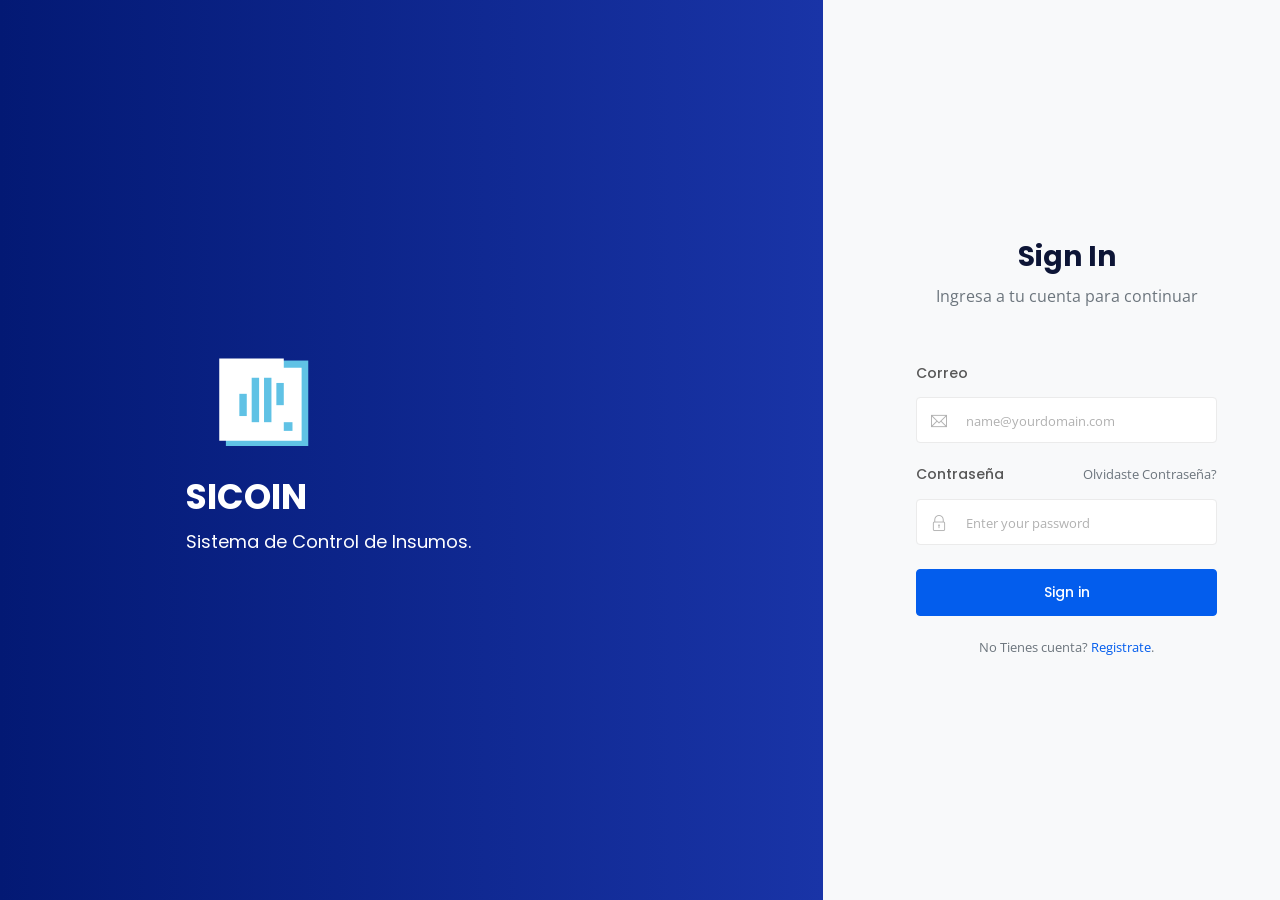
<file: sicoin.html>
<!DOCTYPE html>
<html lang="en">

<head>
    <meta charset="utf-8">
    <meta name="viewport" content="width=device-width, initial-scale=1, shrink-to-fit=no">
    <meta http-equiv="X-UA-Compatible" content="ie=edge">

    <!-- SEO Meta description -->
    <meta name="description" content="Hostlar hosting template designed for all web hosting, business, multi purpose, domain sale websites, online business, personal hosting company and similar sites and many more.">
    <meta name="author" content="ThemeTags">

    <!-- OG Meta Tags to improve the way the post looks when you share the page on LinkedIn, Facebook, Google+ -->
    <meta property="og:site_name" content="" /> <!-- website name -->
    <meta property="og:site" content="" /> <!-- website link -->
    <meta property="og:title" content="" /> <!-- title shown in the actual shared post -->
    <meta property="og:description" content="" /> <!-- description shown in the actual shared post -->
    <meta property="og:image" content="" /> <!-- image link, make sure it's jpg -->
    <meta property="og:url" content="" /> <!-- where do you want your post to link to -->
    <meta property="og:type" content="article" />

    <!--favicon icon-->
    <link rel="icon" href="assets/img/favicon.png" type="image/png" sizes="16x16">

    <!--google fonts-->
    <link href="https://fonts.googleapis.com/css2?family=Open+Sans:wght@400;500;600&family=Poppins:wght@400;500;600;700&display=swap" rel="stylesheet">

    <!--title-->
    <title>Login Simple - Hosting Provider with WHMCS Template</title>

    <!--build:css-->
    <link rel="stylesheet" href="assets/css/main.css">
    <!-- endbuild -->
    <link rel="stylesheet" href="assets/css/custom.css">
</head>

<body>

    <!--loader start-->
    <div id="preloader">
        <div class="loader1">
            <span></span>
            <span></span>
            <span></span>
            <span></span>
            <span></span>
        </div>
    </div>
    <!--loader end-->

    <div class="main">
        <section class="gray-light-bg">
            <div class="container-fluid">
                <div class="row align-items-center justify-content-between">
                    <div class="col-12 col-md-7 col-lg-6 col-xl-8 d-none d-lg-block">
                        <!-- Image -->
                        <div class="bg-cover height-lg-100vh ml-n3 gradient-overlay" style="background-image: url('assets/img/hero-bg-1.jpg');">
                            <div class="position-absolute login-signup-content">
                                <div class="position-relative text-white col-md-12 col-lg-7">
                                    <img src="assets/img/sicoin.svg" alt="" height="150px">
                                    <h2 class="text-white">SICOIN</h2>
                                    <p class="lead">Sistema de Control de Insumos.</p>
                                </div>
                            </div>
                        </div>
                    </div>
                    <div class="col-12 col-md-6 col-lg-6 col-xl-4">
                        <div class="login-signup-wrap px-4 px-lg-5 my-5">
                            <div class="mb-5 text-center">
                                <h5 class="h3">Sign In</h5>
                                <p class="text-muted mb-0">Ingresa a tu cuenta para continuar</p>
                            </div>
                            <!--login form-->
                            <form class="login-signup-form">
                                <div class="form-group">
                                    <label class="pb-1">Correo</label>
                                    <div class="input-group input-group-merge">
                                        <div class="input-icon">
                                            <span class="ti-email color-primary"></span>
                                        </div>
                                        <input type="email" class="form-control" placeholder="name@yourdomain.com">
                                    </div>
                                </div>
                                <!-- Password -->
                                <div class="form-group">
                                    <div class="row">
                                        <div class="col">
                                            <label class="pb-1">Contraseña</label>
                                        </div>
                                        <div class="col-auto">
                                            <a href="recover-account.html" class="form-text small text-muted">
                                                Olvidaste Contraseña?
                                            </a>
                                        </div>
                                    </div>
                                    <div class="input-group input-group-merge">
                                        <div class="input-icon">
                                            <span class="ti-lock color-primary"></span>
                                        </div>
                                        <input type="password" class="form-control" placeholder="Enter your password">
                                    </div>
                                </div>

                                <!-- Submit -->
                                <button class="btn btn-block primary-solid-btn border-radius mt-4 mb-3">
                                    Sign in
                                </button>

                                <!-- Link -->
                                <p class="text-center">
                                    <small class="text-muted text-center">
                                       No Tienes cuenta? <a href="signup.html">Registrate</a>.
                                    </small>
                                </p>

                            </form>
                        </div>
                    </div>
                </div>
            </div>
        </section>
    </div>
    <!--bottom to top button start-->
    <button class="scroll-top scroll-to-target" data-target="html">
        <span class="ti-rocket"></span>
    </button>
    <!--bottom to top button end-->
    <!--build:js-->
    <script src="assets/js/vendors/jquery-3.5.1.min.js"></script>
    <script src="assets/js/vendors/bootstrap.bundle.min.js"></script>
    <script src="assets/js/vendors/bootstrap-slider.min.js"></script>
    <script src="assets/js/vendors/jquery.countdown.min.js"></script>
    <script src="assets/js/vendors/jquery.easing.min.js"></script>
    <script src="assets/js/vendors/owl.carousel.min.js"></script>
    <script src="assets/js/vendors/validator.min.js"></script>
    <script src="assets/js/vendors/jquery.waypoints.min.js"></script>
    <script src="assets/js/vendors/jquery.rcounterup.js"></script>
    <script src="assets/js/vendors/magnific-popup.min.js"></script>
    <script src="assets/js/vendors/hs.megamenu.js"></script>
    <script src="assets/js/app.js"></script>
    <!--endbuild-->
</body>

</html>
</file>
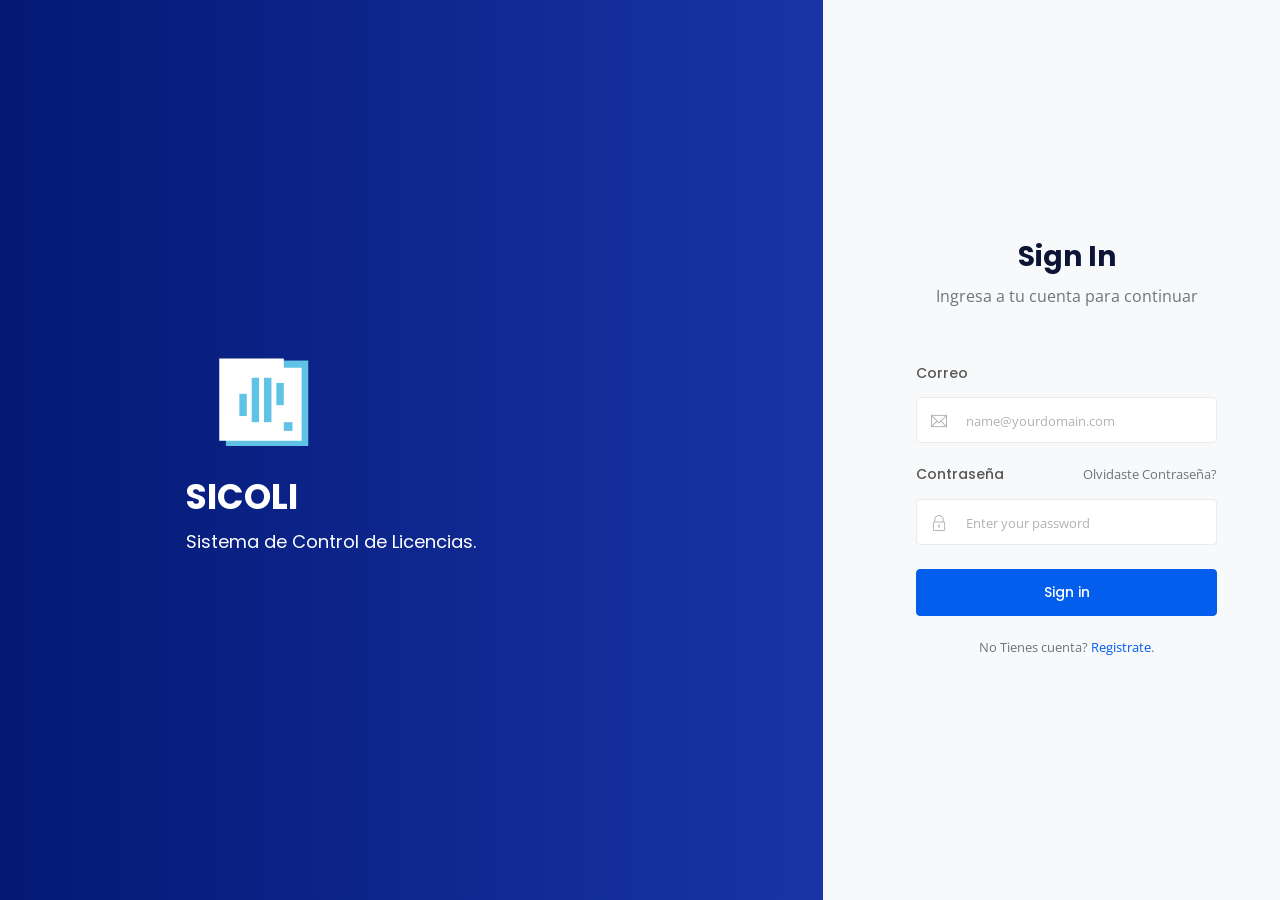
<file: sicoli.html>
<!DOCTYPE html>
<html lang="en">

<head>
    <meta charset="utf-8">
    <meta name="viewport" content="width=device-width, initial-scale=1, shrink-to-fit=no">
    <meta http-equiv="X-UA-Compatible" content="ie=edge">

    <!-- SEO Meta description -->
    <meta name="description" content="Hostlar hosting template designed for all web hosting, business, multi purpose, domain sale websites, online business, personal hosting company and similar sites and many more.">
    <meta name="author" content="ThemeTags">

    <!-- OG Meta Tags to improve the way the post looks when you share the page on LinkedIn, Facebook, Google+ -->
    <meta property="og:site_name" content="" /> <!-- website name -->
    <meta property="og:site" content="" /> <!-- website link -->
    <meta property="og:title" content="" /> <!-- title shown in the actual shared post -->
    <meta property="og:description" content="" /> <!-- description shown in the actual shared post -->
    <meta property="og:image" content="" /> <!-- image link, make sure it's jpg -->
    <meta property="og:url" content="" /> <!-- where do you want your post to link to -->
    <meta property="og:type" content="article" />

    <!--favicon icon-->
    <link rel="icon" href="assets/img/favicon.png" type="image/png" sizes="16x16">

    <!--google fonts-->
    <link href="https://fonts.googleapis.com/css2?family=Open+Sans:wght@400;500;600&family=Poppins:wght@400;500;600;700&display=swap" rel="stylesheet">

    <!--title-->
    <title>Login Simple - Hosting Provider with WHMCS Template</title>

    <!--build:css-->
    <link rel="stylesheet" href="assets/css/main.css">
    <!-- endbuild -->
    <link rel="stylesheet" href="assets/css/custom.css">
</head>

<body>

    <!--loader start-->
    <div id="preloader">
        <div class="loader1">
            <span></span>
            <span></span>
            <span></span>
            <span></span>
            <span></span>
        </div>
    </div>
    <!--loader end-->

    <div class="main">
        <section class="gray-light-bg">
            <div class="container-fluid">
                <div class="row align-items-center justify-content-between">
                    <div class="col-12 col-md-7 col-lg-6 col-xl-8 d-none d-lg-block">
                        <!-- Image -->
                        <div class="bg-cover height-lg-100vh ml-n3 gradient-overlay" style="background-image: url('assets/img/hero-bg-1.jpg');">
                            <div class="position-absolute login-signup-content">
                                <div class="position-relative text-white col-md-12 col-lg-7">
                                    <img src="assets/img/sicoin.svg" alt="" height="150px">
                                    <h2 class="text-white">SICOLI</h2>
                                    <p class="lead">Sistema de Control de Licencias.</p>
                                </div>
                            </div>
                        </div>
                    </div>
                    <div class="col-12 col-md-6 col-lg-6 col-xl-4">
                        <div class="login-signup-wrap px-4 px-lg-5 my-5">
                            <div class="mb-5 text-center">
                                <h5 class="h3">Sign In</h5>
                                <p class="text-muted mb-0">Ingresa a tu cuenta para continuar</p>
                            </div>
                            <!--login form-->
                            <form class="login-signup-form">
                                <div class="form-group">
                                    <label class="pb-1">Correo</label>
                                    <div class="input-group input-group-merge">
                                        <div class="input-icon">
                                            <span class="ti-email color-primary"></span>
                                        </div>
                                        <input type="email" class="form-control" placeholder="name@yourdomain.com">
                                    </div>
                                </div>
                                <!-- Password -->
                                <div class="form-group">
                                    <div class="row">
                                        <div class="col">
                                            <label class="pb-1">Contraseña</label>
                                        </div>
                                        <div class="col-auto">
                                            <a href="recover-account.html" class="form-text small text-muted">
                                                Olvidaste Contraseña?
                                            </a>
                                        </div>
                                    </div>
                                    <div class="input-group input-group-merge">
                                        <div class="input-icon">
                                            <span class="ti-lock color-primary"></span>
                                        </div>
                                        <input type="password" class="form-control" placeholder="Enter your password">
                                    </div>
                                </div>

                                <!-- Submit -->
                                <button class="btn btn-block primary-solid-btn border-radius mt-4 mb-3">
                                    Sign in
                                </button>

                                <!-- Link -->
                                <p class="text-center">
                                    <small class="text-muted text-center">
                                       No Tienes cuenta? <a href="signup.html">Registrate</a>.
                                    </small>
                                </p>

                            </form>
                        </div>
                    </div>
                </div>
            </div>
        </section>
    </div>
    <!--bottom to top button start-->
    <button class="scroll-top scroll-to-target" data-target="html">
        <span class="ti-rocket"></span>
    </button>
    <!--bottom to top button end-->
    <!--build:js-->
    <script src="assets/js/vendors/jquery-3.5.1.min.js"></script>
    <script src="assets/js/vendors/bootstrap.bundle.min.js"></script>
    <script src="assets/js/vendors/bootstrap-slider.min.js"></script>
    <script src="assets/js/vendors/jquery.countdown.min.js"></script>
    <script src="assets/js/vendors/jquery.easing.min.js"></script>
    <script src="assets/js/vendors/owl.carousel.min.js"></script>
    <script src="assets/js/vendors/validator.min.js"></script>
    <script src="assets/js/vendors/jquery.waypoints.min.js"></script>
    <script src="assets/js/vendors/jquery.rcounterup.js"></script>
    <script src="assets/js/vendors/magnific-popup.min.js"></script>
    <script src="assets/js/vendors/hs.megamenu.js"></script>
    <script src="assets/js/app.js"></script>
    <!--endbuild-->
</body>

</html>
</file>
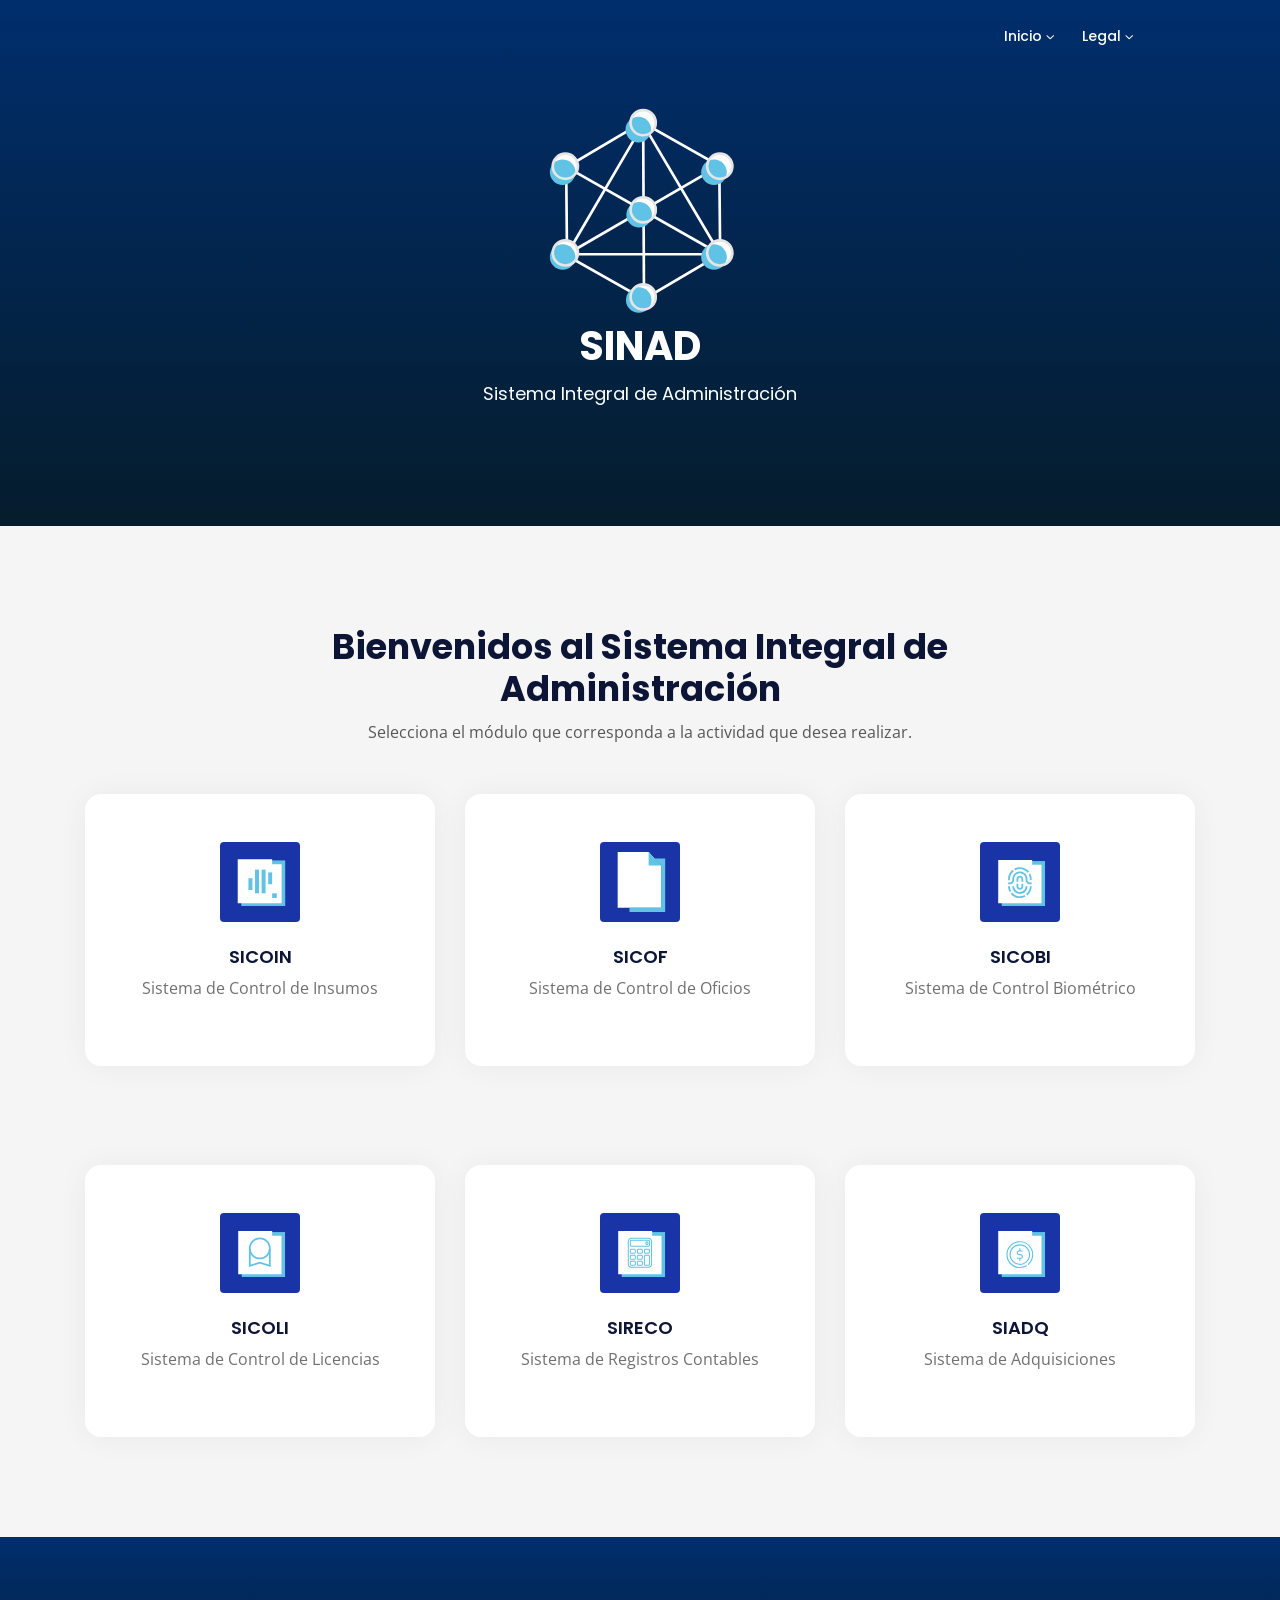
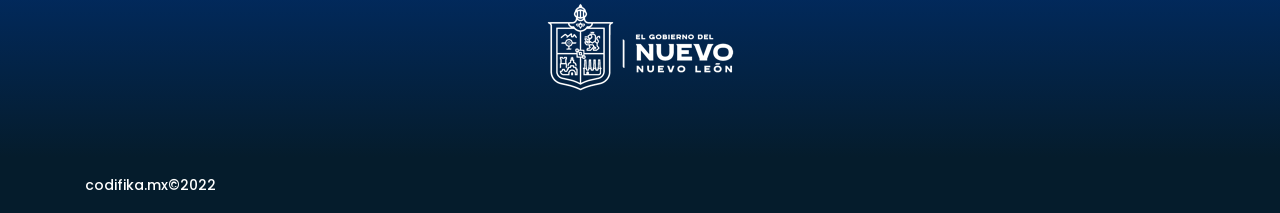
<file: sinad.html>
<!DOCTYPE html>
<html lang="en">

<head>
    <meta charset="utf-8">
    <meta name="viewport" content="width=device-width, initial-scale=1, shrink-to-fit=no">
    <meta http-equiv="X-UA-Compatible" content="ie=edge">

    <!-- SEO Meta description -->
    <meta name="description" content="Hostlar hosting template designed for all web hosting, business, multi purpose, domain sale websites, online business, personal hosting company and similar sites and many more.">
    <meta name="author" content="ThemeTags">

    <!-- OG Meta Tags to improve the way the post looks when you share the page on LinkedIn, Facebook, Google+ -->
    <meta property="og:site_name" content="" /> <!-- website name -->
    <meta property="og:site" content="" /> <!-- website link -->
    <meta property="og:title" content="" /> <!-- title shown in the actual shared post -->
    <meta property="og:description" content="" /> <!-- description shown in the actual shared post -->
    <meta property="og:image" content="" /> <!-- image link, make sure it's jpg -->
    <meta property="og:url" content="" /> <!-- where do you want your post to link to -->
    <meta property="og:type" content="article" />

    <!--favicon icon-->
    <link rel="icon" href="assets/img/favicon.png" type="image/png" sizes="16x16">

    <!--google fonts-->
    <link href="https://fonts.googleapis.com/css2?family=Open+Sans:wght@400;500;600&family=Poppins:wght@400;500;600;700&display=swap" rel="stylesheet">

    <!--title-->
    <title>Colegio Militarizado</title>

    <!--build:css-->
    <link rel="stylesheet" href="assets/css/main.css">
    <!-- endbuild -->
    <link rel="stylesheet" href="assets/css/custom.css">
</head>

<body>

    <!--loader start-->
    <div id="preloader">
        <div class="loader1">
            <span></span>
            <span></span>
            <span></span>
            <span></span>
            <span></span>
        </div>
    </div>
    <!--loader end-->
     <!--header section start-->
     <header id="header" class="header-main headroom">

        <!--main header menu start-->
        <div id="logoAndNav" class="main-header-menu-wrap bg-transparent">
            <div class="container">
                <nav class="js-mega-menu navbar navbar-expand-md header-nav">


                    <!--responsive toggle button start-->
                    <button type="button" class="navbar-toggler btn" aria-expanded="false" aria-controls="navBar" data-toggle="collapse" data-target="#navBar">
                        <span id="hamburgerTrigger">
                          <span class="fas fa-bars"></span>
                        </span>
                    </button>
                    <!--responsive toggle button end-->

                    <!--main menu start-->
                    <div id="navBar" class="collapse navbar-collapse">
                        <ul class="navbar-nav ml-auto main-navbar-nav mr-5">
                            
                            <!--home start-->
                            <li class="nav-item hs-has-mega-menu custom-nav-item" data-max-width="360px" data-position="right">
                                <a id="supportMegaMenu" class="nav-link custom-nav-link main-link-toggle" href="JavaScript:Void(0);" aria-haspopup="true" aria-expanded="false">Inicio</a>
                                <!--support submenu start-->
                                <div class="hs-mega-menu main-sub-menu" aria-labelledby="supportMegaMenu" style="min-width: 330px;">

                                    <!--menu title with subtitle and icon item start-->
                                    <div class="title-with-icon-item">
                                        <a class="title-with-icon-link" href="#">
                                            <div class="media align-items-center">
                                                <img class="menu-titile-icon" src="assets/img/chat.svg" alt="SVG">
                                                <div class="media-body">
                                                    <span class="u-header__promo-title">Admisiones</span>
                                                    <small class="u-header__promo-text">Inscripción 2022
                                                    </small>
                                                </div>
                                            </div>
                                        </a>
                                    </div>
                                    <!--menu title with subtitle and icon item end-->

                                    <!--menu title with subtitle and icon item start-->
                                    <div class="title-with-icon-item">
                                        <a class="title-with-icon-link" href="#">
                                            <div class="media align-items-center">
                                                <img class="menu-titile-icon" src="assets/img/support.svg" alt="SVG">
                                                <div class="media-body">
                                                    <span class="u-header__promo-title">Oferta Educativa</span>
                                                    <small class="u-header__promo-text">Uneté a nuestra comunidad</small>
                                                </div>
                                            </div>
                                        </a>
                                    </div>
                                    <!--menu title with subtitle and icon item end-->
                                    <!--menu title with subtitle and icon item start-->
                                    <div class="title-with-icon-item">
                                        <a class="title-with-icon-link" href="#">
                                            <div class="media align-items-center">
                                                <img class="menu-titile-icon" src="assets/img/data-services.svg" alt="SVG">
                                                <div class="media-body">
                                                    <span class="u-header__promo-title">Planteles</span>
                                                    <small class="u-header__promo-text">Ubicación de planteles</small>
                                                </div>
                                            </div>
                                        </a>
                                    </div>
                                    <!--menu title with subtitle and icon item end-->
                                    <!--menu title with subtitle and icon item start-->
                                    <div class="title-with-icon-item">
                                        <a class="title-with-icon-link" href="#">
                                            <div class="media align-items-center">
                                                <img class="menu-titile-icon" src="assets/img/time.svg" alt="SVG">
                                                <div class="media-body">
                                                    <span class="u-header__promo-title">Convenios</span>
                                                    <small class="u-header__promo-text">Instituciones Externas</small>
                                                </div>
                                            </div>
                                        </a>
                                    </div>
                                    <!--menu title with subtitle and icon item end-->

                                    <!--submenu footer start-->
                                    <div class="u-header__promo-footer">
                                        <!-- List -->
                                        <div class="row no-gutters">
                                      
                                            <div class="col-6 u-header__promo-footer-ver-divider">
                                                <div class="u-header__promo-footer-item">
                                                    <small class="text-muted d-block">Tienes dudas?</small>
                                                    <a class="small" href="#">
                                                        Contactanos
                                                    </a>
                                                </div>
                                            </div>
                                        </div>
                                        <!-- End List -->
                                    </div>
                                    <!--submenu footer end-->
                                </div>
                                <!--support submenu end-->
                            </li>
                            <!--home end-->

                            <!--support start-->
                            <li class="nav-item hs-has-mega-menu custom-nav-item" data-max-width="360px" data-position="right">
                                <a id="supportMegaMenu" class="nav-link custom-nav-link main-link-toggle" href="JavaScript:Void(0);" aria-haspopup="true" aria-expanded="false">Legal</a>
                                <!--support submenu start-->
                                <div class="hs-mega-menu main-sub-menu" aria-labelledby="supportMegaMenu" style="min-width: 330px;">

                                    <!--menu title with subtitle and icon item start-->
                                    <div class="title-with-icon-item">
                                        <a class="title-with-icon-link" href="#">
                                            <div class="media align-items-center">
                                                <img class="menu-titile-icon" src="assets/img/support.svg" alt="SVG">
                                                <div class="media-body">
                                                    <span class="u-header__promo-title">Legalidad</span>
                                                    <small class="u-header__promo-text">Área Jurídica</small>
                                                </div>
                                            </div>
                                        </a>
                                    </div>
                                    <!--menu title with subtitle and icon item end-->
                                    <!--menu title with subtitle and icon item start-->
                                    <div class="title-with-icon-item">
                                        <a class="title-with-icon-link" href="#">
                                            <div class="media align-items-center">
                                                <img class="menu-titile-icon" src="assets/img/data-services.svg" alt="SVG">
                                                <div class="media-body">
                                                    <span class="u-header__promo-title">Reglamento Interior</span>
                                                    <small class="u-header__promo-text">Reglamentación y Ordenamiento</small>
                                                </div>
                                            </div>
                                        </a>
                                    </div>
                                    <!--menu title with subtitle and icon item end-->
                                    <!--menu title with subtitle and icon item start-->
                                    <div class="title-with-icon-item">
                                        <a class="title-with-icon-link" href="#">
                                            <div class="media align-items-center">
                                                <img class="menu-titile-icon" src="assets/img/time.svg" alt="SVG">
                                                <div class="media-body">
                                                    <span class="u-header__promo-title">Transparencia</span>
                                                    <small class="u-header__promo-text">Monitoring and secure</small>
                                                </div>
                                            </div>
                                        </a>
                                    </div>
                                    <!--menu title with subtitle and icon item end-->
                                    <!--menu title with subtitle and icon item start-->
                                    <div class="title-with-icon-item">
                                        <a class="title-with-icon-link" href="https://transparencia.nl.gob.mx/site/consulta?fi=MjAxNy0xLTE=&ff=MjAyMS0xLTI4&dep=Q0JN">
                                            <div class="media align-items-center">
                                                <img class="menu-titile-icon" src="assets/img/time.svg" alt="SVG">
                                                <div class="media-body">
                                                    <span class="u-header__promo-title">SIET</span>
                                                    <small class="u-header__promo-text">Sistema Estatal de Transparencia</small>
                                                </div>
                                            </div>
                                        </a>
                                    </div>
                                    <!--menu title with subtitle and icon item end-->
                                    <!--menu title with subtitle and icon item start-->
                                    <div class="title-with-icon-item">
                                        <a class="title-with-icon-link" href="https://buscador.plataformadetransparencia.org.mx/en/buscadornacional?buscador=colegio%20de%20bachilleres%20militarizado&coleccion=5">
                                            <div class="media align-items-center">
                                                <img class="menu-titile-icon" src="assets/img/time.svg" alt="SVG">
                                                <div class="media-body">
                                                    <span class="u-header__promo-title">PNT</span>
                                                    <small class="u-header__promo-text">Plataforma Nacional de Transparencia</small>
                                                </div>
                                            </div>
                                        </a>
                                    </div>
                                    <!--menu title with subtitle and icon item end-->

                                   
                                </div>
                                <!--support submenu end-->
                            </li>
                            <!--support end-->


                        <!-- </ul> -->
                    <!-- </div> -->
                    <!--main menu end-->
                </nav>
            </div>
        </div>
        <!--main header menu end-->
    </header>
    <!--header section end-->
    <div class="main">

        <!--page header section start-->
        <section class="page-header-section ptb-100 footer-color">
            <div class="container">
                <div class="row align-items-center">
                    <div class="col-md-12 col-lg-12">
                        <div class="page-header-content text-white text-center">
                            <img src="assets/img/sinad.svg" alt="" style="width: 20%;" class="rotate">
                            <h1 class="text-white mb-2">SINAD</h1>
                            <p class="lead">Sistema Integral de Administración</p>
                        </div>
                    </div>
                </div>
            </div>
        </section>
        <!--page header section end-->
       
        <!--our help center section start-->
        <section class="our-help-center pt-100 bg-gray-dark">
            <div class="container pb-100">
                <div class="row justify-content-center">
                    <div class="col-md-9 col-lg-8">
                        <div class="section-heading text-center mb-5">
                            <h2>Bienvenidos al Sistema Integral de Administración</h2>
                            <p>Selecciona el módulo que corresponda a la actividad que desea realizar.</p>
                        </div>
                    </div>
                </div>

                <!--help promo row start-->
                <div class="row">
                    <div class="col-md-4 col-lg-4">
                        <a href="sicoin.html">
                                <div class="single-promo-2 custom-shadow single-promo-hover rounded-custom text-center white-bg p-5 h-100 d-flex flex-column justify-content-center align-items-center">
                                    <div style="height: 80px; width: 80px;" class="bg-modulos rounded">
                                        <img src="assets/img/sicoin.svg" alt="" style="width: 80px;">
                                    </div>
                                    <h5 class="pt-4">SICOIN</h5>
                                    <p>Sistema de Control de Insumos</p>
                                </div>
                        </a>
                    </div>

                    <div class="col-md-4 col-lg-4">
                        <a href="sicof.html">
                                <div class="single-promo-2 custom-shadow single-promo-hover rounded-custom text-center white-bg p-5 h-100 d-flex flex-column justify-content-center align-items-center">
                                    <div style="height: 80px; width: 80px;" class="bg-modulos rounded">
                                        <img src="assets/img/sicof.svg" alt="" style="width: 80px;">
                                    </div>
                                    <h5 class="pt-4">SICOF</h5>
                                    <p>Sistema de Control de Oficios</p>
                                </div>
                        </a>
                    </div>  

                    <div class="col-md-4 col-lg-4">
                    <a href="sicobi.html">
                            <div class="single-promo-2 custom-shadow single-promo-hover rounded-custom text-center white-bg p-5 h-100 d-flex flex-column justify-content-center align-items-center">
                                <div style="height: 80px; width: 80px;" class="bg-modulos rounded">
                                    <img src="assets/img/sicobi.svg" alt="" style="width: 80px;">
                                </div>
                                <h5 class="pt-4">SICOBI</h5>
                                <p>Sistema de Control Biométrico</p>
                            </div>
                    </a>
                    </div>
          
                   

                    </div>
                    <div class="row pt-100">
                        <div class="col-md-4 col-lg-4">
                            <a href="sicoli.html">
                                    <div class="single-promo-2 custom-shadow single-promo-hover rounded-custom text-center white-bg p-5 h-100 d-flex flex-column justify-content-center align-items-center">
                                        <div style="height: 80px; width: 80px;" class="bg-modulos rounded">
                                            <img src="assets/img/sicoli.svg" alt="" style="width: 80px;">
                                        </div>
                                        <h5 class="pt-4">SICOLI</h5>
                                        <p>Sistema de Control de Licencias</p>
                                    </div>
                            </a>
                            </div>
                            <div class="col-md-4 col-lg-4">
                            <a href="sireco.html">
                                    <div class="single-promo-2 custom-shadow single-promo-hover rounded-custom text-center white-bg p-5 h-100 d-flex flex-column justify-content-center align-items-center">
                                        <div style="height: 80px; width: 80px;" class="bg-modulos rounded">
                                            <img src="assets/img/sireco.svg" alt="" style="width: 80px;">
                                        </div>
                                        <h5 class="pt-4">SIRECO</h5>
                                        <p>Sistema de Registros Contables</p>
                                    </div>
                            </a>
                            </div>
                            <div class="col-md-4 col-lg-4">
                            <a href="siadq.html">
                                    <div class="single-promo-2 custom-shadow single-promo-hover rounded-custom text-center white-bg p-5 h-100 d-flex flex-column justify-content-center align-items-center">
                                        <div style="height: 80px; width: 80px;" class="bg-modulos rounded">
                                            <img src="assets/img/siadq.svg" alt="" style="width: 80px;">
                                        </div>
                                        <h5 class="pt-4">SIADQ</h5>
                                        <p>Sistema de Adquisiciones</p>
                                    </div>
                            </a>
                            </div>
                    </div>
                </div>
                <!--help promo row end-->

      <!--footer section start-->
      <footer class="footer-section">
        <!--footer top start-->
        <div class="footer-top footer-color">
            <div class="container">
                <div class="row">
                    <div class="col-md-12 d-flex justify-content-center">
                        <img src="assets\img\logo-nl.png" alt="">
                    </div>
                </div>
            </div>
        </div>
        <!--footer top end-->

        <!--footer copyright start-->
        <div class="footer-bottom py-3 text-white footer-bottom-color">
            <div class="container">
                <div class="row align-items-center justify-content-between">
                    <div class="col-md-5 col-lg-5">
                        <p class="copyright-text pb-0 mb-0">codifika.mx©2022<a href="https://themeforest.net/user/themetags" target="_blank"></a>
                        </p>
                    </div>
     
                </div>
            </div>
        </div>
        <!--footer copyright end-->
    </footer>
    <!--footer section end-->
    <!--bottom to top button start-->
    <button class="scroll-top scroll-to-target" data-target="html">
        <span class="ti-rocket"></span>
    </button>
    <!--bottom to top button end-->
    <!--build:js-->
    <script src="assets/js/vendors/jquery-3.5.1.min.js"></script>
    <script src="assets/js/vendors/bootstrap.bundle.min.js"></script>
    <script src="assets/js/vendors/bootstrap-slider.min.js"></script>
    <script src="assets/js/vendors/jquery.countdown.min.js"></script>
    <script src="assets/js/vendors/jquery.easing.min.js"></script>
    <script src="assets/js/vendors/owl.carousel.min.js"></script>
    <script src="assets/js/vendors/validator.min.js"></script>
    <script src="assets/js/vendors/jquery.waypoints.min.js"></script>
    <script src="assets/js/vendors/jquery.rcounterup.js"></script>
    <script src="assets/js/vendors/magnific-popup.min.js"></script>
    <script src="assets/js/vendors/hs.megamenu.js"></script>
    <script src="assets/js/app.js"></script>
    <!--endbuild-->
</body>

</html>
</file>
